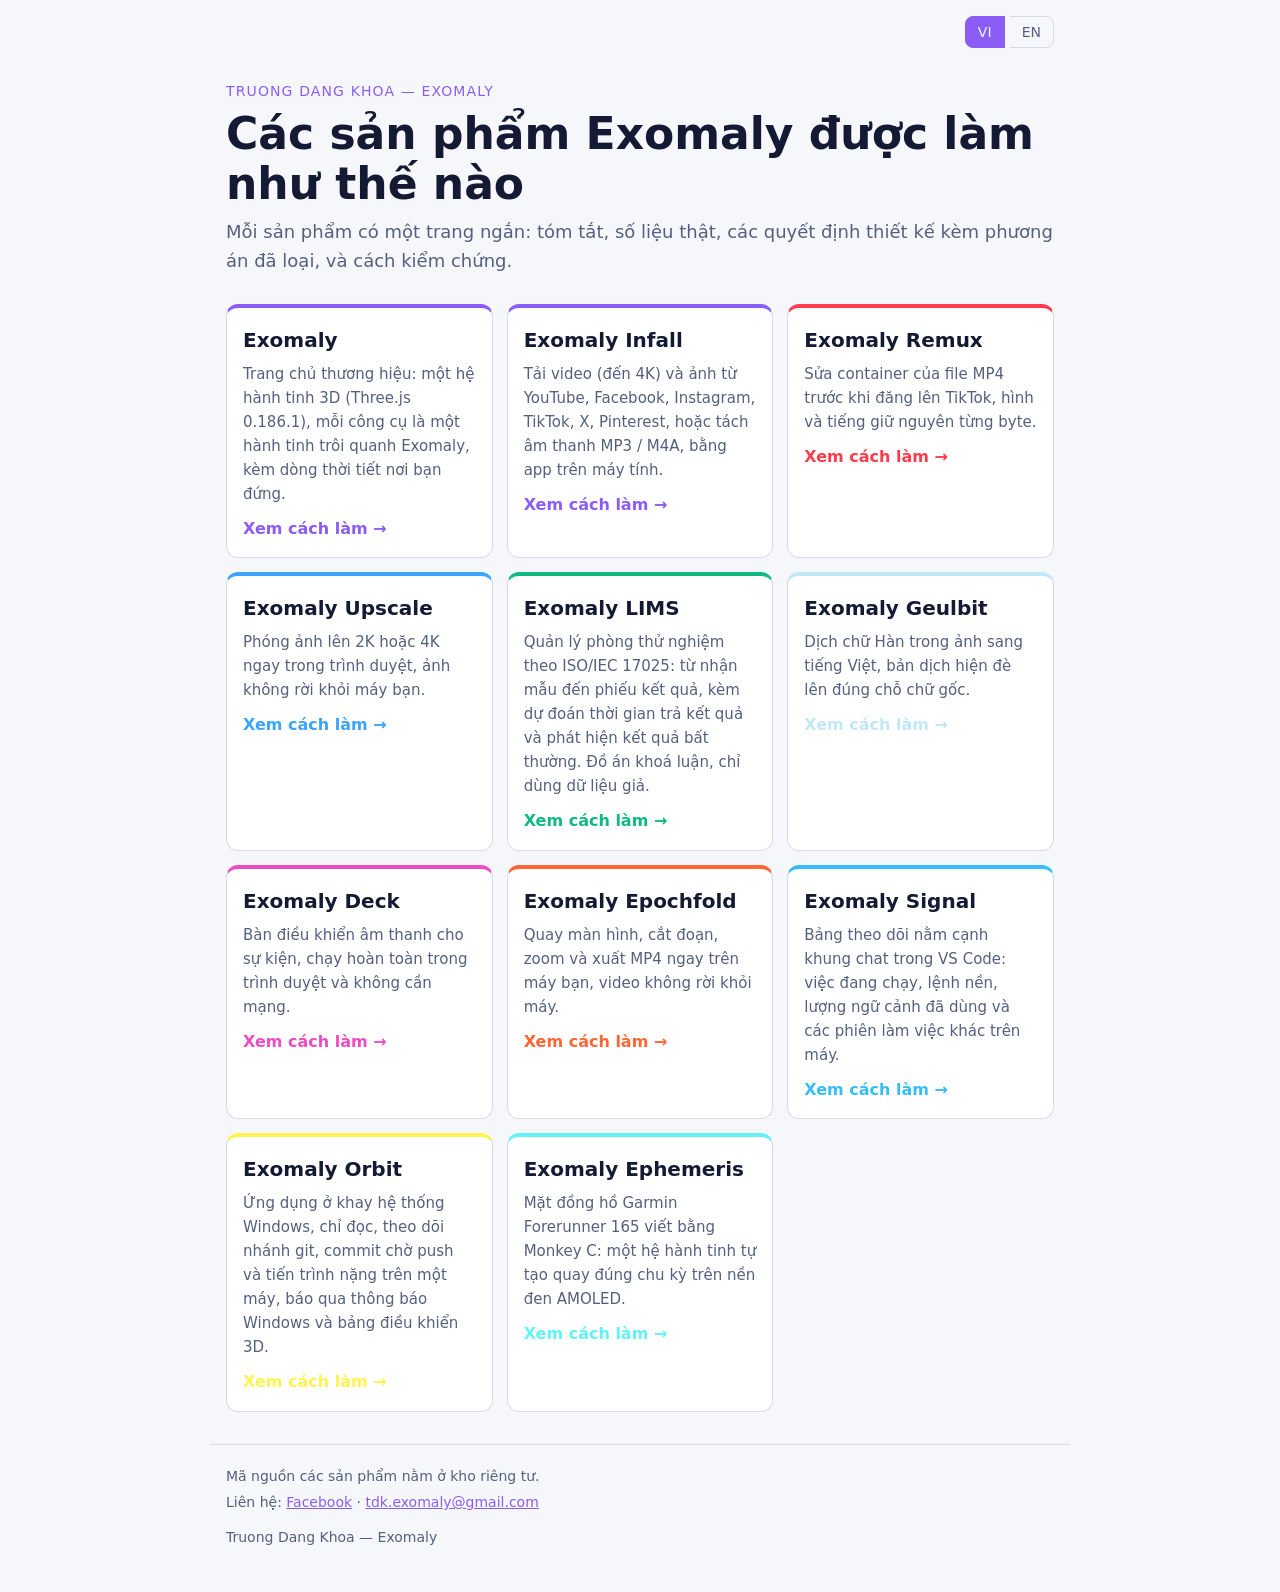
<file: docs/index.html>
<!doctype html>
<html lang="vi" data-lang="vi">
<head>
<meta charset="utf-8">
<meta name="viewport" content="width=device-width, initial-scale=1">
<title>Truong Dang Khoa — Exomaly · Cách làm</title>
<meta name="description" content="Cách các sản phẩm Exomaly được làm">
<link rel="stylesheet" href="style.css">
<script src="app.js"></script>
</head>
<body style="--accent: #8B5CF6">
<header class="top">
  <span></span>
  <div class="langs" role="group" aria-label="Language">
    <button type="button" data-set-lang="vi">VI</button>
    <button type="button" data-set-lang="en">EN</button>
  </div>
</header>
<main>
  <p class="eyebrow">Truong Dang Khoa — Exomaly</p>
  <h1><span lang="vi">Các sản phẩm Exomaly được làm như thế nào</span><span lang="en">How the Exomaly products are built</span></h1>
  <p class="tagline"><span lang="vi">Mỗi sản phẩm có một trang ngắn: tóm tắt, số liệu thật, các quyết định thiết kế kèm phương án đã loại, và cách kiểm chứng.</span><span lang="en">One short page per product: a summary, real figures, the design decisions with the alternatives rejected, and how it is verified.</span></p>
  <div class="cards"><a class="card" href="home.html" style="--accent: #8B5CF6"><h2>Exomaly</h2><p><span lang="vi">Trang chủ thương hiệu: một hệ hành tinh 3D (Three.js 0.186.1), mỗi công cụ là một hành tinh trôi quanh Exomaly, kèm dòng thời tiết nơi bạn đứng.</span><span lang="en">Brand home page: a 3D planetary system (Three.js 0.186.1) where each tool is a planet drifting round Exomaly, with a weather line for where you are.</span></p><span class="go"><span lang="vi">Xem cách làm</span><span lang="en">See how it is built</span> →</span></a><a class="card" href="download.html" style="--accent: #8B5CF6"><h2>Exomaly Infall</h2><p><span lang="vi">Tải video (đến 4K) và ảnh từ YouTube, Facebook, Instagram, TikTok, X, Pinterest, hoặc tách âm thanh MP3 / M4A, bằng app trên máy tính.</span><span lang="en">Download videos (up to 4K) and pictures from YouTube, Facebook, Instagram, TikTok, X and Pinterest, or extract MP3 / M4A audio, with an app on your PC.</span></p><span class="go"><span lang="vi">Xem cách làm</span><span lang="en">See how it is built</span> →</span></a><a class="card" href="remux.html" style="--accent: #FF3B4E"><h2>Exomaly Remux</h2><p><span lang="vi">Sửa container của file MP4 trước khi đăng lên TikTok, hình và tiếng giữ nguyên từng byte.</span><span lang="en">Fixes the container of an MP4 file before posting to TikTok, picture and sound unchanged byte for byte.</span></p><span class="go"><span lang="vi">Xem cách làm</span><span lang="en">See how it is built</span> →</span></a><a class="card" href="upscale.html" style="--accent: #3BA4FF"><h2>Exomaly Upscale</h2><p><span lang="vi">Phóng ảnh lên 2K hoặc 4K ngay trong trình duyệt, ảnh không rời khỏi máy bạn.</span><span lang="en">Upscales images to 2K or 4K right in the browser, your image never leaves your device.</span></p><span class="go"><span lang="vi">Xem cách làm</span><span lang="en">See how it is built</span> →</span></a><a class="card" href="lims.html" style="--accent: #10B981"><h2>Exomaly LIMS</h2><p><span lang="vi">Quản lý phòng thử nghiệm theo ISO/IEC 17025: từ nhận mẫu đến phiếu kết quả, kèm dự đoán thời gian trả kết quả và phát hiện kết quả bất thường. Đồ án khoá luận, chỉ dùng dữ liệu giả.</span><span lang="en">Laboratory management to ISO/IEC 17025, from sample receipt to the test report, with turnaround-time prediction and anomaly detection. A thesis project, synthetic data only.</span></p><span class="go"><span lang="vi">Xem cách làm</span><span lang="en">See how it is built</span> →</span></a><a class="card" href="geulbit.html" style="--accent: #C2E8F5"><h2>Exomaly Geulbit</h2><p><span lang="vi">Dịch chữ Hàn trong ảnh sang tiếng Việt, bản dịch hiện đè lên đúng chỗ chữ gốc.</span><span lang="en">Translates Korean text in a photo into Vietnamese, with the translation shown over the original words.</span></p><span class="go"><span lang="vi">Xem cách làm</span><span lang="en">See how it is built</span> →</span></a><a class="card" href="deck.html" style="--accent: #ed4cc2"><h2>Exomaly Deck</h2><p><span lang="vi">Bàn điều khiển âm thanh cho sự kiện, chạy hoàn toàn trong trình duyệt và không cần mạng.</span><span lang="en">A sound console for live events that runs entirely in the browser and needs no network.</span></p><span class="go"><span lang="vi">Xem cách làm</span><span lang="en">See how it is built</span> →</span></a><a class="card" href="epochfold.html" style="--accent: #FF6633"><h2>Exomaly Epochfold</h2><p><span lang="vi">Quay màn hình, cắt đoạn, zoom và xuất MP4 ngay trên máy bạn, video không rời khỏi máy.</span><span lang="en">Records the screen, trims, zooms and exports MP4 right on your machine, the video never leaves your device.</span></p><span class="go"><span lang="vi">Xem cách làm</span><span lang="en">See how it is built</span> →</span></a><a class="card" href="signal.html" style="--accent: #38BDF8"><h2>Exomaly Signal</h2><p><span lang="vi">Bảng theo dõi nằm cạnh khung chat trong VS Code: việc đang chạy, lệnh nền, lượng ngữ cảnh đã dùng và các phiên làm việc khác trên máy.</span><span lang="en">A monitoring pane beside the chat in VS Code: what is running, background commands, how much context has been used, and the other sessions on the machine.</span></p><span class="go"><span lang="vi">Xem cách làm</span><span lang="en">See how it is built</span> →</span></a><a class="card" href="orbit.html" style="--accent: #FFF44F"><h2>Exomaly Orbit</h2><p><span lang="vi">Ứng dụng ở khay hệ thống Windows, chỉ đọc, theo dõi nhánh git, commit chờ push và tiến trình nặng trên một máy, báo qua thông báo Windows và bảng điều khiển 3D.</span><span lang="en">A read-only Windows system-tray app that watches git branches, commits waiting to be pushed and heavy processes on one machine, and reports through Windows notifications and a 3D dashboard.</span></p><span class="go"><span lang="vi">Xem cách làm</span><span lang="en">See how it is built</span> →</span></a><a class="card" href="ephemeris.html" style="--accent: #62F3F4"><h2>Exomaly Ephemeris</h2><p><span lang="vi">Mặt đồng hồ Garmin Forerunner 165 viết bằng Monkey C: một hệ hành tinh tự tạo quay đúng chu kỳ trên nền đen AMOLED.</span><span lang="en">A Garmin Forerunner 165 watch face written in Monkey C: a made-up planetary system turning at its true periods on AMOLED black.</span></p><span class="go"><span lang="vi">Xem cách làm</span><span lang="en">See how it is built</span> →</span></a></div>
</main>
<footer>
  <p><span lang="vi">Mã nguồn các sản phẩm nằm ở kho riêng tư.</span><span lang="en">Source code is kept in private repositories.</span></p>
  <p><span lang="vi">Liên hệ</span><span lang="en">Contact</span>: <a href="https://www.facebook.com/Exomaly">Facebook</a> · <a href="mailto:tdk.exomaly@gmail.com">tdk.exomaly@gmail.com</a></p>
  <p class="brand">Truong Dang Khoa — Exomaly</p>
</footer>
</body>
</html>
</file>
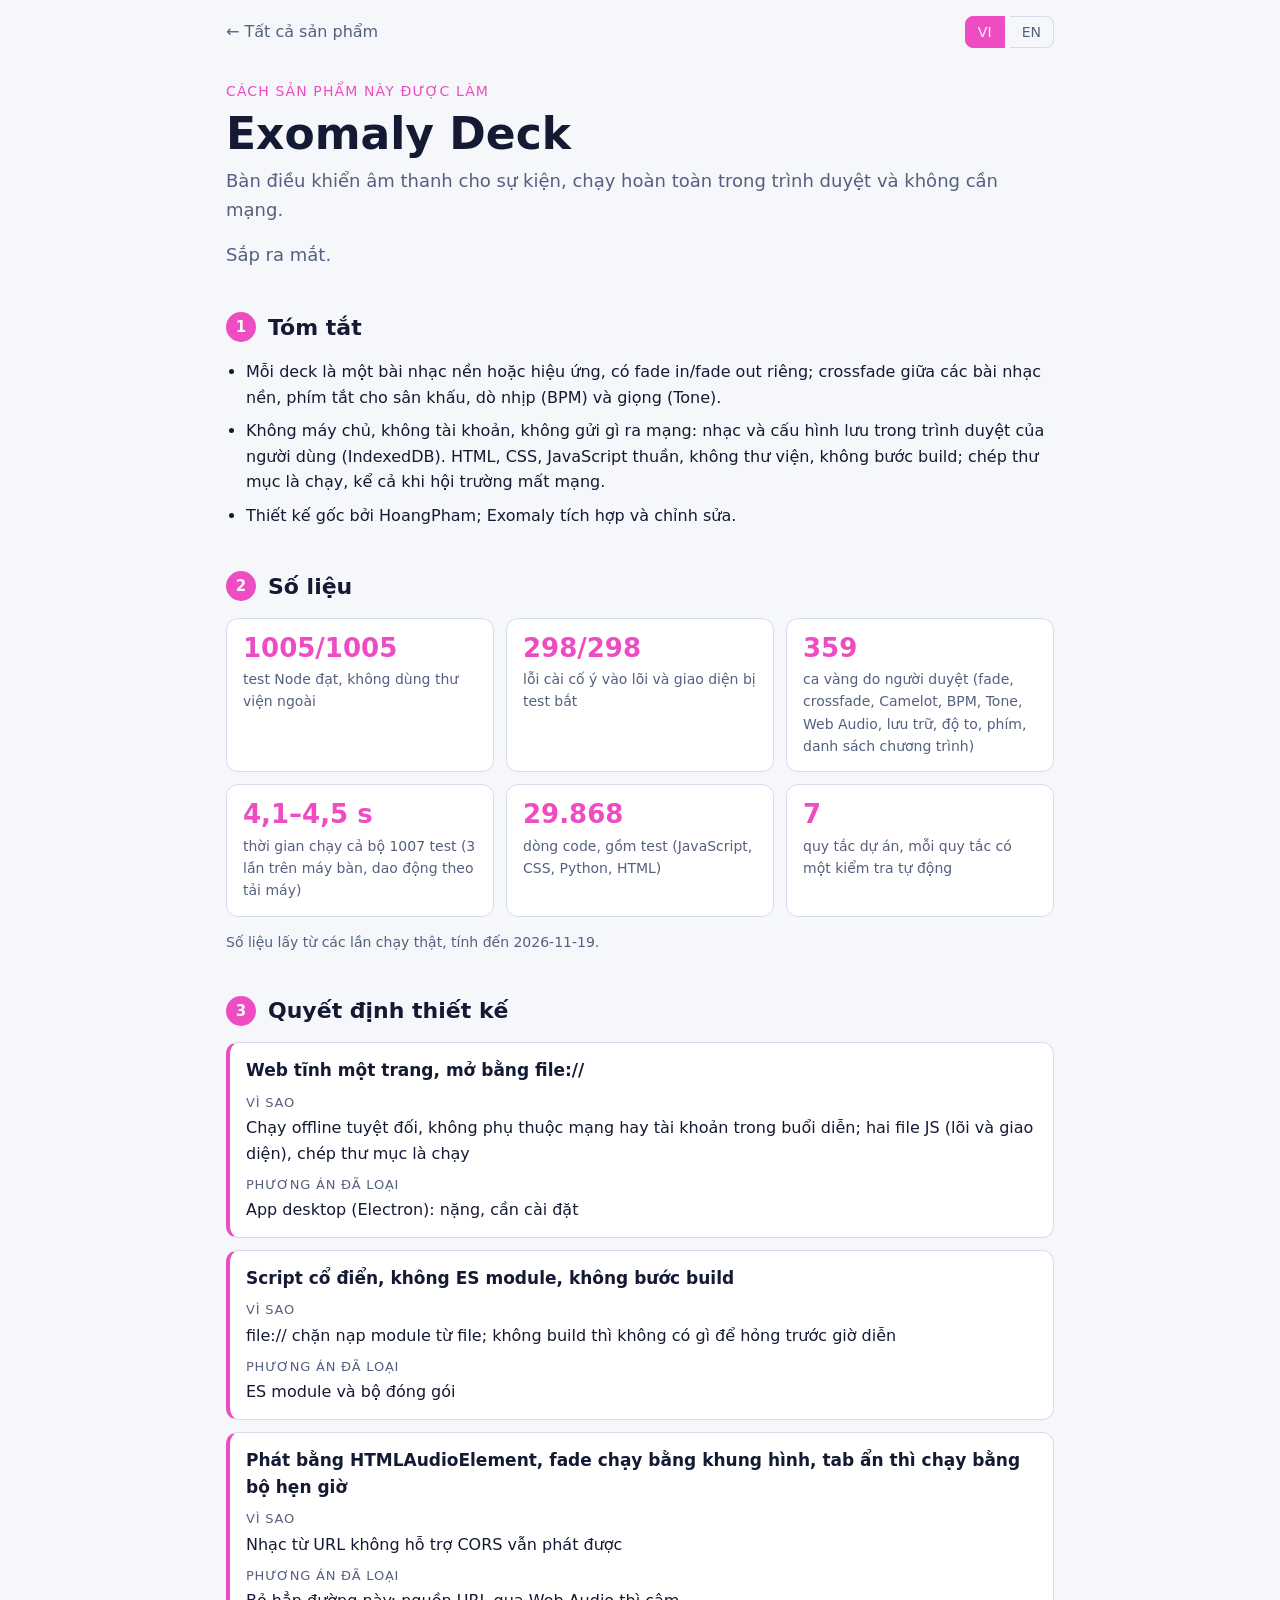
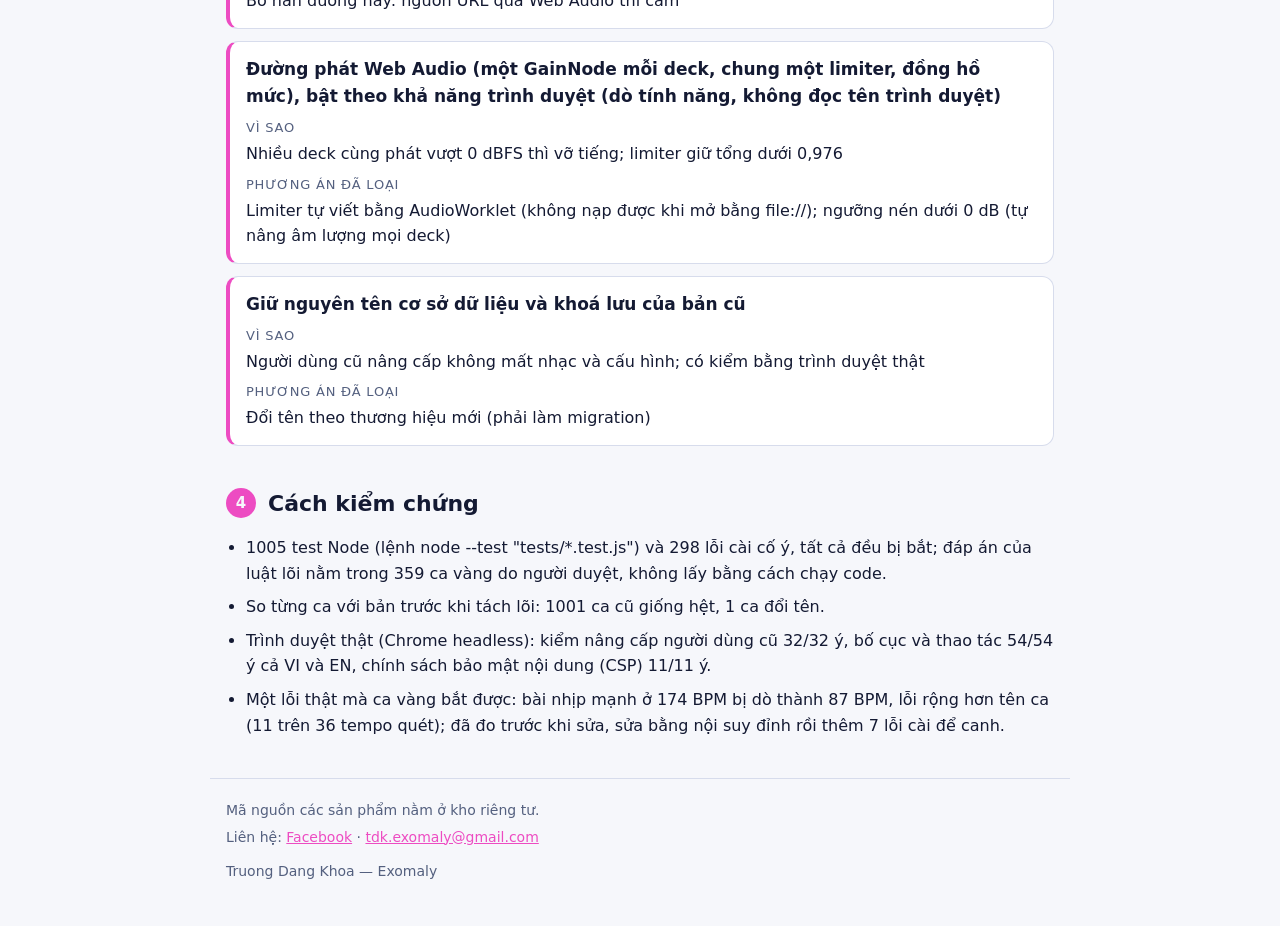
<file: docs/deck.html>
<!doctype html>
<html lang="vi" data-lang="vi">
<head>
<meta charset="utf-8">
<meta name="viewport" content="width=device-width, initial-scale=1">
<title>Exomaly Deck · Cách làm</title>
<meta name="description" content="Bàn điều khiển âm thanh cho sự kiện, chạy hoàn toàn trong trình duyệt và không cần mạng.">
<link rel="stylesheet" href="style.css">
<script src="app.js"></script>
</head>
<body style="--accent: #ed4cc2">
<header class="top">
  <a class="back" href="index.html"><span lang="vi">← Tất cả sản phẩm</span><span lang="en">← All products</span></a>
  <div class="langs" role="group" aria-label="Language">
    <button type="button" data-set-lang="vi">VI</button>
    <button type="button" data-set-lang="en">EN</button>
  </div>
</header>
<main>
  <p class="eyebrow"><span lang="vi">Cách sản phẩm này được làm</span><span lang="en">How this product is built</span></p>
  <h1>Exomaly Deck</h1>
  <p class="tagline"><span lang="vi">Bàn điều khiển âm thanh cho sự kiện, chạy hoàn toàn trong trình duyệt và không cần mạng.</span><span lang="en">A sound console for live events that runs entirely in the browser and needs no network.</span></p>
  <p class="tagline"><span lang="vi">Sắp ra mắt.</span><span lang="en">Coming soon.</span></p>

  <section>
    <h2><span class="n">1</span><span lang="vi">Tóm tắt</span><span lang="en">Summary</span></h2>
    <ul lang="vi"><li>Mỗi deck là một bài nhạc nền hoặc hiệu ứng, có fade in/fade out riêng; crossfade giữa các bài nhạc nền, phím tắt cho sân khấu, dò nhịp (BPM) và giọng (Tone).</li><li>Không máy chủ, không tài khoản, không gửi gì ra mạng: nhạc và cấu hình lưu trong trình duyệt của người dùng (IndexedDB). HTML, CSS, JavaScript thuần, không thư viện, không bước build; chép thư mục là chạy, kể cả khi hội trường mất mạng.</li><li>Thiết kế gốc bởi HoangPham; Exomaly tích hợp và chỉnh sửa.</li></ul><ul lang="en"><li>Each deck is a background track or a sound effect with its own fade in and fade out; crossfade between background tracks, stage hotkeys, tempo (BPM) and key (Tone) detection.</li><li>No server, no account, nothing is sent over the network: music and settings are stored in the user&#x27;s own browser (IndexedDB). Plain HTML, CSS and JavaScript, no libraries, no build step; copy the folder and it runs, even when the venue has no network.</li><li>Originally designed by HoangPham; integrated and adapted by Exomaly.</li></ul>
  </section>

  <section>
    <h2><span class="n">2</span><span lang="vi">Số liệu</span><span lang="en">By the numbers</span></h2>
    <div class="stats"><div class="stat"><div class="v"><span lang="vi">1005/1005</span><span lang="en">1005/1005</span></div><div class="k"><span lang="vi">test Node đạt, không dùng thư viện ngoài</span><span lang="en">Node tests passed, no external libraries</span></div></div><div class="stat"><div class="v"><span lang="vi">298/298</span><span lang="en">298/298</span></div><div class="k"><span lang="vi">lỗi cài cố ý vào lõi và giao diện bị test bắt</span><span lang="en">deliberate faults planted in the core and the interface were caught by the tests</span></div></div><div class="stat"><div class="v"><span lang="vi">359</span><span lang="en">359</span></div><div class="k"><span lang="vi">ca vàng do người duyệt (fade, crossfade, Camelot, BPM, Tone, Web Audio, lưu trữ, độ to, phím, danh sách chương trình)</span><span lang="en">golden cases approved by a person (fade, crossfade, Camelot, BPM, Tone, Web Audio, storage, loudness, hotkeys, cue list)</span></div></div><div class="stat"><div class="v"><span lang="vi">4,1–4,5 s</span><span lang="en">4.1–4.5 s</span></div><div class="k"><span lang="vi">thời gian chạy cả bộ 1007 test (3 lần trên máy bàn, dao động theo tải máy)</span><span lang="en">run time of the whole 1007-test suite (3 runs on the desktop, varies with load)</span></div></div><div class="stat"><div class="v"><span lang="vi">29.868</span><span lang="en">29,868</span></div><div class="k"><span lang="vi">dòng code, gồm test (JavaScript, CSS, Python, HTML)</span><span lang="en">lines of code, tests included (JavaScript, CSS, Python, HTML)</span></div></div><div class="stat"><div class="v"><span lang="vi">7</span><span lang="en">7</span></div><div class="k"><span lang="vi">quy tắc dự án, mỗi quy tắc có một kiểm tra tự động</span><span lang="en">project rules, each with an automated check</span></div></div></div>
    <p class="asof"><span lang="vi">Số liệu lấy từ các lần chạy thật, tính đến 2026-11-19.</span><span lang="en">Figures come from real runs, as of 2026-11-19.</span></p>
  </section>

  <section>
    <h2><span class="n">3</span><span lang="vi">Quyết định thiết kế</span><span lang="en">Design decisions</span></h2>
    <article class="dec"><h3><span lang="vi">Web tĩnh một trang, mở bằng file://</span><span lang="en">Static single page, opened with file://</span></h3><dl><dt><span lang="vi">Vì sao</span><span lang="en">Why</span></dt><dd><span lang="vi">Chạy offline tuyệt đối, không phụ thuộc mạng hay tài khoản trong buổi diễn; hai file JS (lõi và giao diện), chép thư mục là chạy</span><span lang="en">Fully offline, no dependence on a network or an account during a show; two JS files (core and interface); copy the folder and it runs</span></dd><dt><span lang="vi">Phương án đã loại</span><span lang="en">Rejected alternative</span></dt><dd><span lang="vi">App desktop (Electron): nặng, cần cài đặt</span><span lang="en">Desktop app (Electron): heavy, needs installing</span></dd></dl></article><article class="dec"><h3><span lang="vi">Script cổ điển, không ES module, không bước build</span><span lang="en">Classic scripts, no ES modules, no build step</span></h3><dl><dt><span lang="vi">Vì sao</span><span lang="en">Why</span></dt><dd><span lang="vi">file:// chặn nạp module từ file; không build thì không có gì để hỏng trước giờ diễn</span><span lang="en">file:// blocks module loading from files; with no build there is nothing to break before showtime</span></dd><dt><span lang="vi">Phương án đã loại</span><span lang="en">Rejected alternative</span></dt><dd><span lang="vi">ES module và bộ đóng gói</span><span lang="en">ES modules and a bundler</span></dd></dl></article><article class="dec"><h3><span lang="vi">Phát bằng HTMLAudioElement, fade chạy bằng khung hình, tab ẩn thì chạy bằng bộ hẹn giờ</span><span lang="en">Playback with HTMLAudioElement, fades driven by frames, by a timer when the tab is hidden</span></h3><dl><dt><span lang="vi">Vì sao</span><span lang="en">Why</span></dt><dd><span lang="vi">Nhạc từ URL không hỗ trợ CORS vẫn phát được</span><span lang="en">Music from URLs without CORS support still plays</span></dd><dt><span lang="vi">Phương án đã loại</span><span lang="en">Rejected alternative</span></dt><dd><span lang="vi">Bỏ hẳn đường này: nguồn URL qua Web Audio thì câm</span><span lang="en">Dropping this path entirely: URL sources go silent through Web Audio</span></dd></dl></article><article class="dec"><h3><span lang="vi">Đường phát Web Audio (một GainNode mỗi deck, chung một limiter, đồng hồ mức), bật theo khả năng trình duyệt (dò tính năng, không đọc tên trình duyệt)</span><span lang="en">Web Audio output path (one GainNode per deck, one shared limiter, a level meter), turned on by browser capability (feature detection, no browser-name sniffing)</span></h3><dl><dt><span lang="vi">Vì sao</span><span lang="en">Why</span></dt><dd><span lang="vi">Nhiều deck cùng phát vượt 0 dBFS thì vỡ tiếng; limiter giữ tổng dưới 0,976</span><span lang="en">Several decks playing together go past 0 dBFS and clip; the limiter keeps the mix under 0.976</span></dd><dt><span lang="vi">Phương án đã loại</span><span lang="en">Rejected alternative</span></dt><dd><span lang="vi">Limiter tự viết bằng AudioWorklet (không nạp được khi mở bằng file://); ngưỡng nén dưới 0 dB (tự nâng âm lượng mọi deck)</span><span lang="en">A hand-written AudioWorklet limiter (cannot load when opened via file://); a compressor threshold below 0 dB (raises every deck&#x27;s volume)</span></dd></dl></article><article class="dec"><h3><span lang="vi">Giữ nguyên tên cơ sở dữ liệu và khoá lưu của bản cũ</span><span lang="en">Keep the old database name and storage keys</span></h3><dl><dt><span lang="vi">Vì sao</span><span lang="en">Why</span></dt><dd><span lang="vi">Người dùng cũ nâng cấp không mất nhạc và cấu hình; có kiểm bằng trình duyệt thật</span><span lang="en">Existing users upgrade without losing music or settings; checked in a real browser</span></dd><dt><span lang="vi">Phương án đã loại</span><span lang="en">Rejected alternative</span></dt><dd><span lang="vi">Đổi tên theo thương hiệu mới (phải làm migration)</span><span lang="en">Renaming to the new brand (would need a migration)</span></dd></dl></article>
  </section>

  <section>
    <h2><span class="n">4</span><span lang="vi">Cách kiểm chứng</span><span lang="en">How it is verified</span></h2>
    <ul lang="vi"><li>1005 test Node (lệnh node --test &quot;tests/*.test.js&quot;) và 298 lỗi cài cố ý, tất cả đều bị bắt; đáp án của luật lõi nằm trong 359 ca vàng do người duyệt, không lấy bằng cách chạy code.</li><li>So từng ca với bản trước khi tách lõi: 1001 ca cũ giống hệt, 1 ca đổi tên.</li><li>Trình duyệt thật (Chrome headless): kiểm nâng cấp người dùng cũ 32/32 ý, bố cục và thao tác 54/54 ý cả VI và EN, chính sách bảo mật nội dung (CSP) 11/11 ý.</li><li>Một lỗi thật mà ca vàng bắt được: bài nhịp mạnh ở 174 BPM bị dò thành 87 BPM, lỗi rộng hơn tên ca (11 trên 36 tempo quét); đã đo trước khi sửa, sửa bằng nội suy đỉnh rồi thêm 7 lỗi cài để canh.</li></ul><ul lang="en"><li>1005 Node tests (command node --test &quot;tests/*.test.js&quot;) and 298 deliberate planted faults, all caught; the answers for core rules live in 359 golden cases approved by a person, never taken by running the code.</li><li>Case-by-case comparison with the version before the core split: 1001 old cases identical, 1 renamed.</li><li>Real browser (headless Chrome): existing-user upgrade check 32/32 points, layout and interaction 54/54 points in both VI and EN, content security policy (CSP) 11/11 points.</li><li>A real bug the golden cases caught: a strong-beat track at 174 BPM was detected as 87 BPM, wider than its test name (11 of 36 swept tempos); measured before fixing, fixed with peak interpolation, and 7 planted faults now guard it.</li></ul>
  </section>
</main>
<footer>
  <p><span lang="vi">Mã nguồn các sản phẩm nằm ở kho riêng tư.</span><span lang="en">Source code is kept in private repositories.</span></p>
  <p><span lang="vi">Liên hệ</span><span lang="en">Contact</span>: <a href="https://www.facebook.com/Exomaly">Facebook</a> · <a href="mailto:tdk.exomaly@gmail.com">tdk.exomaly@gmail.com</a></p>
  <p class="brand">Truong Dang Khoa — Exomaly</p>
</footer>
</body>
</html>
</file>
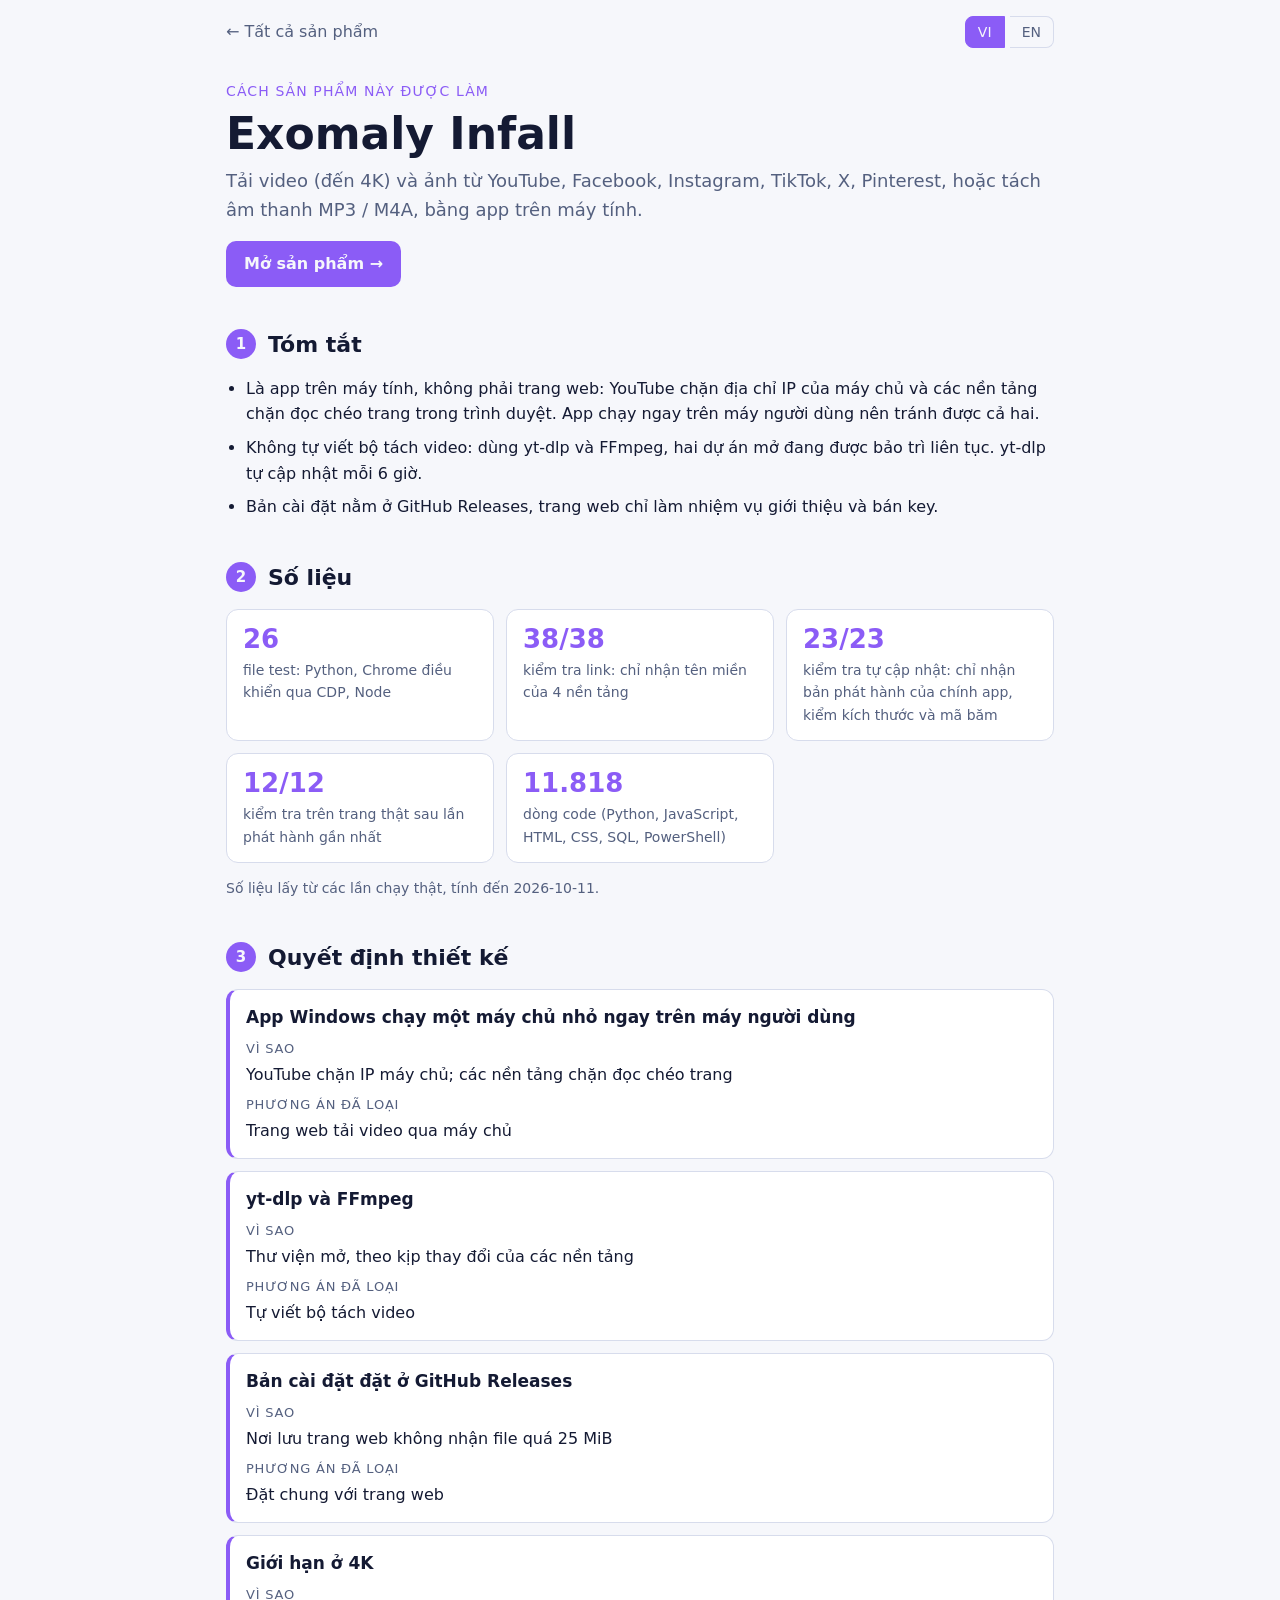
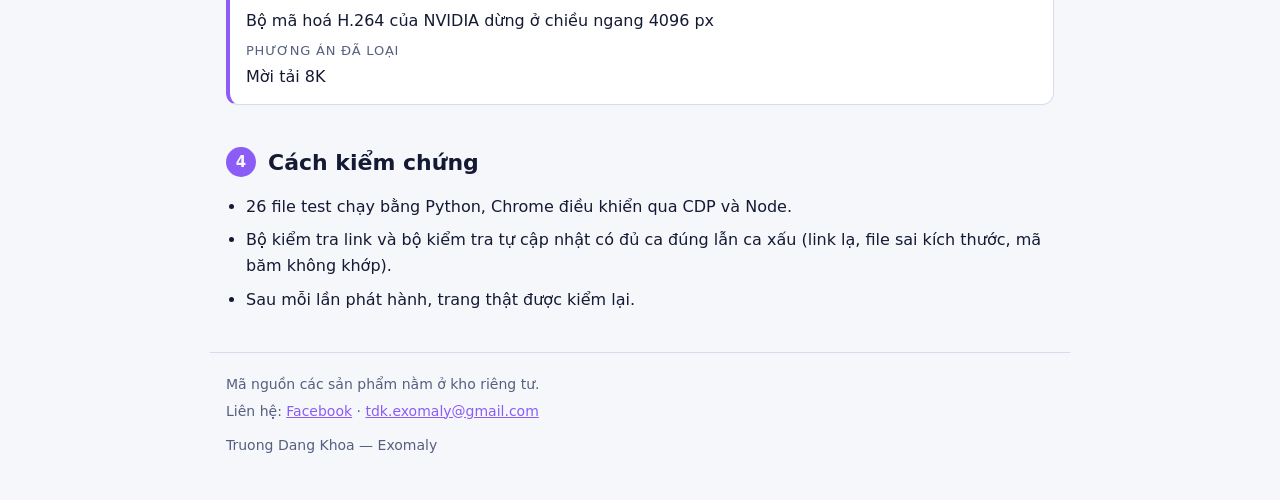
<file: docs/download.html>
<!doctype html>
<html lang="vi" data-lang="vi">
<head>
<meta charset="utf-8">
<meta name="viewport" content="width=device-width, initial-scale=1">
<title>Exomaly Infall · Cách làm</title>
<meta name="description" content="Tải video (đến 4K) và ảnh từ YouTube, Facebook, Instagram, TikTok, X, Pinterest, hoặc tách âm thanh MP3 / M4A, bằng app trên máy tính.">
<link rel="stylesheet" href="style.css">
<script src="app.js"></script>
</head>
<body style="--accent: #8B5CF6">
<header class="top">
  <a class="back" href="index.html"><span lang="vi">← Tất cả sản phẩm</span><span lang="en">← All products</span></a>
  <div class="langs" role="group" aria-label="Language">
    <button type="button" data-set-lang="vi">VI</button>
    <button type="button" data-set-lang="en">EN</button>
  </div>
</header>
<main>
  <p class="eyebrow"><span lang="vi">Cách sản phẩm này được làm</span><span lang="en">How this product is built</span></p>
  <h1>Exomaly Infall</h1>
  <p class="tagline"><span lang="vi">Tải video (đến 4K) và ảnh từ YouTube, Facebook, Instagram, TikTok, X, Pinterest, hoặc tách âm thanh MP3 / M4A, bằng app trên máy tính.</span><span lang="en">Download videos (up to 4K) and pictures from YouTube, Facebook, Instagram, TikTok, X and Pinterest, or extract MP3 / M4A audio, with an app on your PC.</span></p>
  <p><a class="cta" href="https://infall.exomaly.com"><span lang="vi">Mở sản phẩm</span><span lang="en">Open the product</span> →</a></p>

  <section>
    <h2><span class="n">1</span><span lang="vi">Tóm tắt</span><span lang="en">Summary</span></h2>
    <ul lang="vi"><li>Là app trên máy tính, không phải trang web: YouTube chặn địa chỉ IP của máy chủ và các nền tảng chặn đọc chéo trang trong trình duyệt. App chạy ngay trên máy người dùng nên tránh được cả hai.</li><li>Không tự viết bộ tách video: dùng yt-dlp và FFmpeg, hai dự án mở đang được bảo trì liên tục. yt-dlp tự cập nhật mỗi 6 giờ.</li><li>Bản cài đặt nằm ở GitHub Releases, trang web chỉ làm nhiệm vụ giới thiệu và bán key.</li></ul><ul lang="en"><li>An app on the PC, not a website: YouTube blocks server IP addresses and the platforms block cross-site reads in the browser. An app on the user&#x27;s machine avoids both.</li><li>No home-made extractor: it uses yt-dlp and FFmpeg, two actively maintained open projects. yt-dlp updates itself every 6 hours.</li><li>The installer lives on GitHub Releases; the website only presents the app and sells keys.</li></ul>
  </section>

  <section>
    <h2><span class="n">2</span><span lang="vi">Số liệu</span><span lang="en">By the numbers</span></h2>
    <div class="stats"><div class="stat"><div class="v"><span lang="vi">26</span><span lang="en">26</span></div><div class="k"><span lang="vi">file test: Python, Chrome điều khiển qua CDP, Node</span><span lang="en">test files: Python, Chrome driven over CDP, Node</span></div></div><div class="stat"><div class="v"><span lang="vi">38/38</span><span lang="en">38/38</span></div><div class="k"><span lang="vi">kiểm tra link: chỉ nhận tên miền của 4 nền tảng</span><span lang="en">link checks: only the 4 platforms&#x27; own domains are accepted</span></div></div><div class="stat"><div class="v"><span lang="vi">23/23</span><span lang="en">23/23</span></div><div class="k"><span lang="vi">kiểm tra tự cập nhật: chỉ nhận bản phát hành của chính app, kiểm kích thước và mã băm</span><span lang="en">self-update checks: only the app&#x27;s own releases, size and checksum verified</span></div></div><div class="stat"><div class="v"><span lang="vi">12/12</span><span lang="en">12/12</span></div><div class="k"><span lang="vi">kiểm tra trên trang thật sau lần phát hành gần nhất</span><span lang="en">checks on the live site after the latest release</span></div></div><div class="stat"><div class="v"><span lang="vi">11.818</span><span lang="en">11.818</span></div><div class="k"><span lang="vi">dòng code (Python, JavaScript, HTML, CSS, SQL, PowerShell)</span><span lang="en">lines of code (Python, JavaScript, HTML, CSS, SQL, PowerShell)</span></div></div></div>
    <p class="asof"><span lang="vi">Số liệu lấy từ các lần chạy thật, tính đến 2026-10-11.</span><span lang="en">Figures come from real runs, as of 2026-10-11.</span></p>
  </section>

  <section>
    <h2><span class="n">3</span><span lang="vi">Quyết định thiết kế</span><span lang="en">Design decisions</span></h2>
    <article class="dec"><h3><span lang="vi">App Windows chạy một máy chủ nhỏ ngay trên máy người dùng</span><span lang="en">A Windows app running a small server on the user&#x27;s PC</span></h3><dl><dt><span lang="vi">Vì sao</span><span lang="en">Why</span></dt><dd><span lang="vi">YouTube chặn IP máy chủ; các nền tảng chặn đọc chéo trang</span><span lang="en">YouTube blocks server IPs; platforms block cross-site reads</span></dd><dt><span lang="vi">Phương án đã loại</span><span lang="en">Rejected alternative</span></dt><dd><span lang="vi">Trang web tải video qua máy chủ</span><span lang="en">A website that downloads through a server</span></dd></dl></article><article class="dec"><h3><span lang="vi">yt-dlp và FFmpeg</span><span lang="en">yt-dlp and FFmpeg</span></h3><dl><dt><span lang="vi">Vì sao</span><span lang="en">Why</span></dt><dd><span lang="vi">Thư viện mở, theo kịp thay đổi của các nền tảng</span><span lang="en">Open libraries that follow the platforms&#x27; changes</span></dd><dt><span lang="vi">Phương án đã loại</span><span lang="en">Rejected alternative</span></dt><dd><span lang="vi">Tự viết bộ tách video</span><span lang="en">A home-made extractor</span></dd></dl></article><article class="dec"><h3><span lang="vi">Bản cài đặt đặt ở GitHub Releases</span><span lang="en">Installer on GitHub Releases</span></h3><dl><dt><span lang="vi">Vì sao</span><span lang="en">Why</span></dt><dd><span lang="vi">Nơi lưu trang web không nhận file quá 25 MiB</span><span lang="en">The website host refuses files over 25 MiB</span></dd><dt><span lang="vi">Phương án đã loại</span><span lang="en">Rejected alternative</span></dt><dd><span lang="vi">Đặt chung với trang web</span><span lang="en">Hosting it with the website</span></dd></dl></article><article class="dec"><h3><span lang="vi">Giới hạn ở 4K</span><span lang="en">A 4K cap</span></h3><dl><dt><span lang="vi">Vì sao</span><span lang="en">Why</span></dt><dd><span lang="vi">Bộ mã hoá H.264 của NVIDIA dừng ở chiều ngang 4096 px</span><span lang="en">NVIDIA&#x27;s H.264 encoder stops at 4096 px wide</span></dd><dt><span lang="vi">Phương án đã loại</span><span lang="en">Rejected alternative</span></dt><dd><span lang="vi">Mời tải 8K</span><span lang="en">Offering 8K</span></dd></dl></article>
  </section>

  <section>
    <h2><span class="n">4</span><span lang="vi">Cách kiểm chứng</span><span lang="en">How it is verified</span></h2>
    <ul lang="vi"><li>26 file test chạy bằng Python, Chrome điều khiển qua CDP và Node.</li><li>Bộ kiểm tra link và bộ kiểm tra tự cập nhật có đủ ca đúng lẫn ca xấu (link lạ, file sai kích thước, mã băm không khớp).</li><li>Sau mỗi lần phát hành, trang thật được kiểm lại.</li></ul><ul lang="en"><li>26 test files run with Python, Chrome driven over CDP, and Node.</li><li>The link checks and self-update checks cover both good and bad cases (foreign links, wrong file size, checksum mismatch).</li><li>After every release, the live site is checked again.</li></ul>
  </section>
</main>
<footer>
  <p><span lang="vi">Mã nguồn các sản phẩm nằm ở kho riêng tư.</span><span lang="en">Source code is kept in private repositories.</span></p>
  <p><span lang="vi">Liên hệ</span><span lang="en">Contact</span>: <a href="https://www.facebook.com/Exomaly">Facebook</a> · <a href="mailto:tdk.exomaly@gmail.com">tdk.exomaly@gmail.com</a></p>
  <p class="brand">Truong Dang Khoa — Exomaly</p>
</footer>
</body>
</html>
</file>
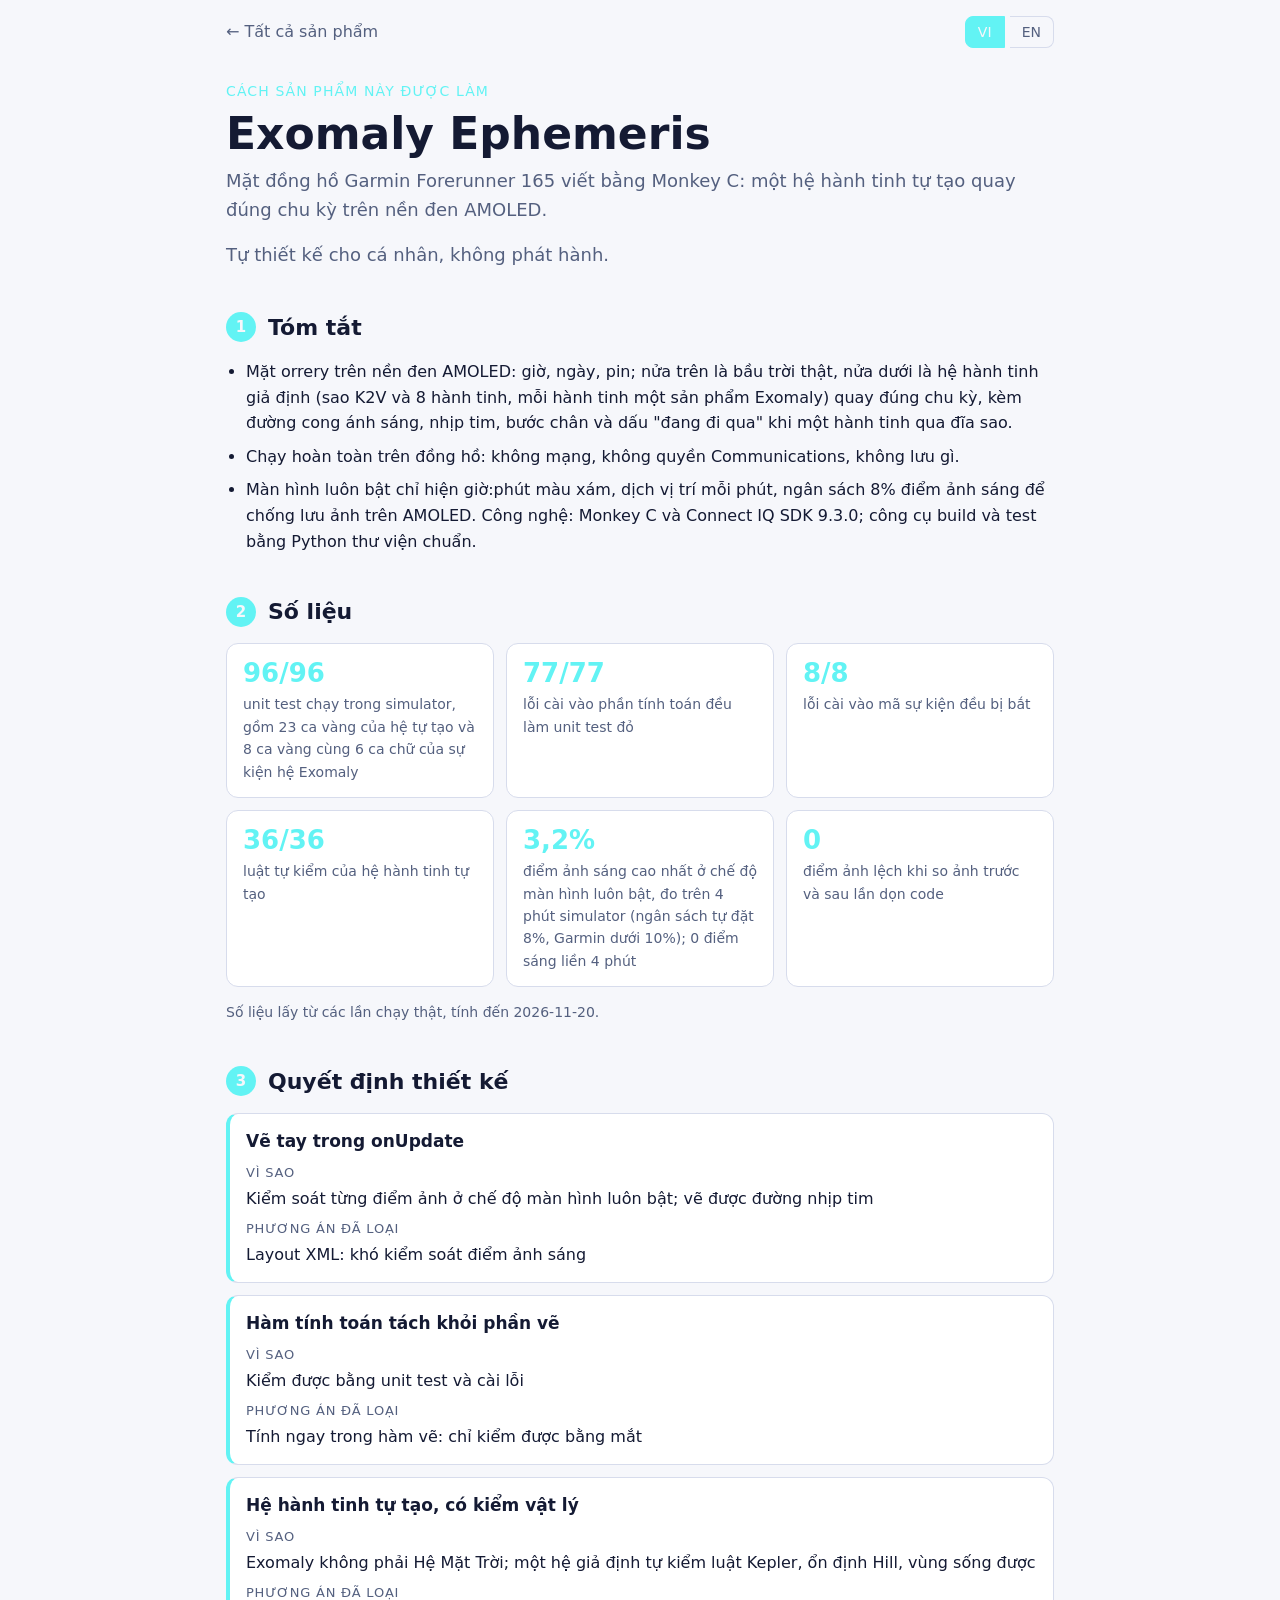
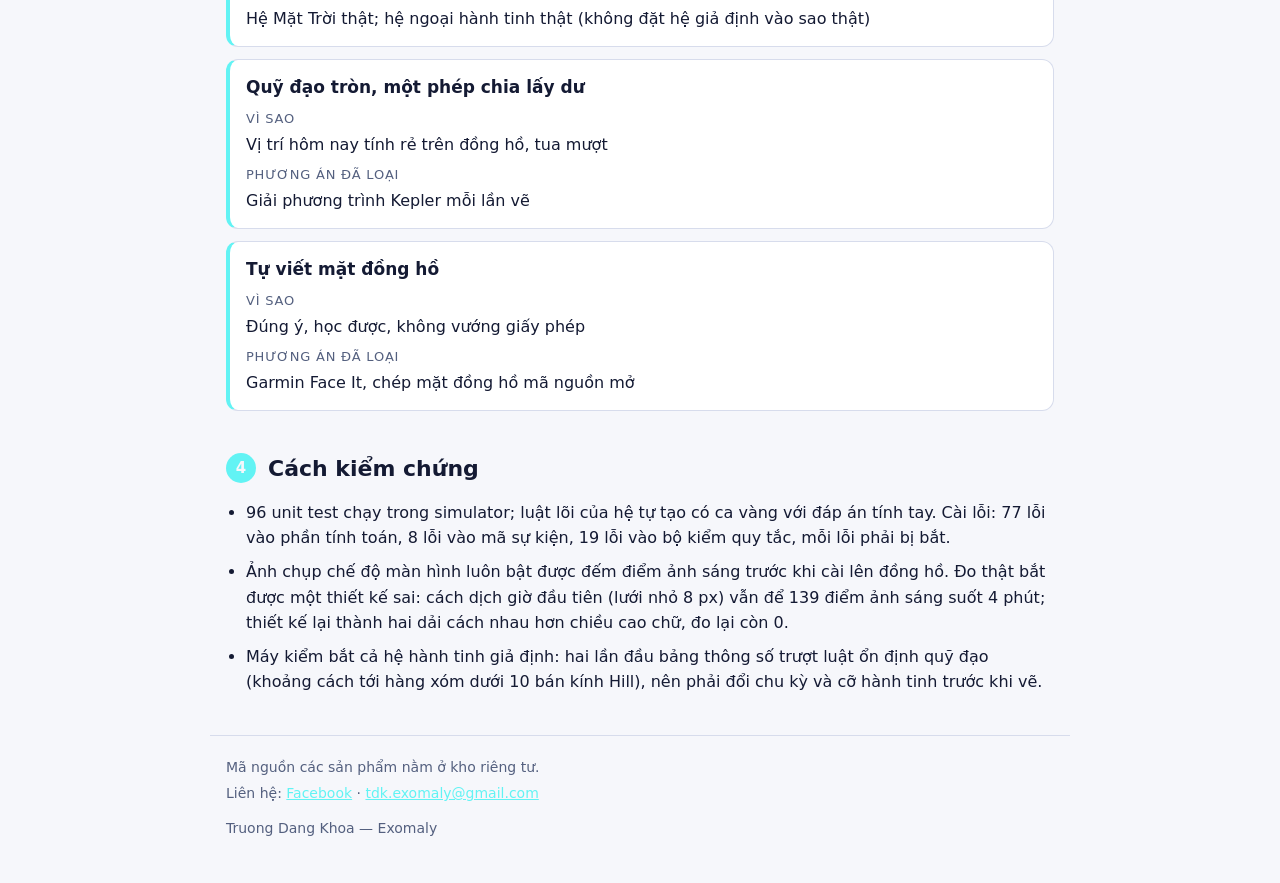
<file: docs/ephemeris.html>
<!doctype html>
<html lang="vi" data-lang="vi">
<head>
<meta charset="utf-8">
<meta name="viewport" content="width=device-width, initial-scale=1">
<title>Exomaly Ephemeris · Cách làm</title>
<meta name="description" content="Mặt đồng hồ Garmin Forerunner 165 viết bằng Monkey C: một hệ hành tinh tự tạo quay đúng chu kỳ trên nền đen AMOLED.">
<link rel="stylesheet" href="style.css">
<script src="app.js"></script>
</head>
<body style="--accent: #62F3F4">
<header class="top">
  <a class="back" href="index.html"><span lang="vi">← Tất cả sản phẩm</span><span lang="en">← All products</span></a>
  <div class="langs" role="group" aria-label="Language">
    <button type="button" data-set-lang="vi">VI</button>
    <button type="button" data-set-lang="en">EN</button>
  </div>
</header>
<main>
  <p class="eyebrow"><span lang="vi">Cách sản phẩm này được làm</span><span lang="en">How this product is built</span></p>
  <h1>Exomaly Ephemeris</h1>
  <p class="tagline"><span lang="vi">Mặt đồng hồ Garmin Forerunner 165 viết bằng Monkey C: một hệ hành tinh tự tạo quay đúng chu kỳ trên nền đen AMOLED.</span><span lang="en">A Garmin Forerunner 165 watch face written in Monkey C: a made-up planetary system turning at its true periods on AMOLED black.</span></p>
  <p class="tagline"><span lang="vi">Tự thiết kế cho cá nhân, không phát hành.</span><span lang="en">Self-designed for personal use, not released.</span></p>

  <section>
    <h2><span class="n">1</span><span lang="vi">Tóm tắt</span><span lang="en">Summary</span></h2>
    <ul lang="vi"><li>Mặt orrery trên nền đen AMOLED: giờ, ngày, pin; nửa trên là bầu trời thật, nửa dưới là hệ hành tinh giả định (sao K2V và 8 hành tinh, mỗi hành tinh một sản phẩm Exomaly) quay đúng chu kỳ, kèm đường cong ánh sáng, nhịp tim, bước chân và dấu &quot;đang đi qua&quot; khi một hành tinh qua đĩa sao.</li><li>Chạy hoàn toàn trên đồng hồ: không mạng, không quyền Communications, không lưu gì.</li><li>Màn hình luôn bật chỉ hiện giờ:phút màu xám, dịch vị trí mỗi phút, ngân sách 8% điểm ảnh sáng để chống lưu ảnh trên AMOLED. Công nghệ: Monkey C và Connect IQ SDK 9.3.0; công cụ build và test bằng Python thư viện chuẩn.</li></ul><ul lang="en"><li>An orrery face on AMOLED black: time, date, battery; the real sky in the upper half, a made-up planetary system below (a K2V star and 8 planets, one per Exomaly product) turning at their true periods, with a light curve, heart rate, steps and a &quot;transiting now&quot; mark when a planet crosses the star.</li><li>Runs entirely on the watch: no network, no Communications permission, nothing stored.</li><li>The always-on display shows only grey hour:minute, shifted every minute, with an 8% lit-pixel budget against AMOLED burn-in. Technology: Monkey C and Connect IQ SDK 9.3.0; build and test tools in standard-library Python.</li></ul>
  </section>

  <section>
    <h2><span class="n">2</span><span lang="vi">Số liệu</span><span lang="en">By the numbers</span></h2>
    <div class="stats"><div class="stat"><div class="v"><span lang="vi">96/96</span><span lang="en">96/96</span></div><div class="k"><span lang="vi">unit test chạy trong simulator, gồm 23 ca vàng của hệ tự tạo và 8 ca vàng cùng 6 ca chữ của sự kiện hệ Exomaly</span><span lang="en">unit tests run in the simulator, including 23 golden cases of the made-up system and 8 golden cases plus 6 text cases of the system event</span></div></div><div class="stat"><div class="v"><span lang="vi">77/77</span><span lang="en">77/77</span></div><div class="k"><span lang="vi">lỗi cài vào phần tính toán đều làm unit test đỏ</span><span lang="en">mutants planted in the computations all turned the unit tests red</span></div></div><div class="stat"><div class="v"><span lang="vi">8/8</span><span lang="en">8/8</span></div><div class="k"><span lang="vi">lỗi cài vào mã sự kiện đều bị bắt</span><span lang="en">mutants planted in the event code all caught</span></div></div><div class="stat"><div class="v"><span lang="vi">36/36</span><span lang="en">36/36</span></div><div class="k"><span lang="vi">luật tự kiểm của hệ hành tinh tự tạo</span><span lang="en">self-check rules of the made-up planetary system</span></div></div><div class="stat"><div class="v"><span lang="vi">3,2%</span><span lang="en">3.2%</span></div><div class="k"><span lang="vi">điểm ảnh sáng cao nhất ở chế độ màn hình luôn bật, đo trên 4 phút simulator (ngân sách tự đặt 8%, Garmin dưới 10%); 0 điểm sáng liền 4 phút</span><span lang="en">peak lit pixels in always-on mode, measured over 4 simulator minutes (own budget 8%, Garmin under 10%); 0 pixels lit 4 minutes in a row</span></div></div><div class="stat"><div class="v"><span lang="vi">0</span><span lang="en">0</span></div><div class="k"><span lang="vi">điểm ảnh lệch khi so ảnh trước và sau lần dọn code</span><span lang="en">pixels differ in the before/after image comparison of a code clean-up</span></div></div></div>
    <p class="asof"><span lang="vi">Số liệu lấy từ các lần chạy thật, tính đến 2026-11-20.</span><span lang="en">Figures come from real runs, as of 2026-11-20.</span></p>
  </section>

  <section>
    <h2><span class="n">3</span><span lang="vi">Quyết định thiết kế</span><span lang="en">Design decisions</span></h2>
    <article class="dec"><h3><span lang="vi">Vẽ tay trong onUpdate</span><span lang="en">Hand drawing in onUpdate</span></h3><dl><dt><span lang="vi">Vì sao</span><span lang="en">Why</span></dt><dd><span lang="vi">Kiểm soát từng điểm ảnh ở chế độ màn hình luôn bật; vẽ được đường nhịp tim</span><span lang="en">Pixel-level control in always-on mode; can draw the heart-rate curve</span></dd><dt><span lang="vi">Phương án đã loại</span><span lang="en">Rejected alternative</span></dt><dd><span lang="vi">Layout XML: khó kiểm soát điểm ảnh sáng</span><span lang="en">XML layouts: hard to control lit pixels</span></dd></dl></article><article class="dec"><h3><span lang="vi">Hàm tính toán tách khỏi phần vẽ</span><span lang="en">Computations kept apart from drawing</span></h3><dl><dt><span lang="vi">Vì sao</span><span lang="en">Why</span></dt><dd><span lang="vi">Kiểm được bằng unit test và cài lỗi</span><span lang="en">Checkable by unit tests and mutation testing</span></dd><dt><span lang="vi">Phương án đã loại</span><span lang="en">Rejected alternative</span></dt><dd><span lang="vi">Tính ngay trong hàm vẽ: chỉ kiểm được bằng mắt</span><span lang="en">Computing inside draw code: checkable only by eye</span></dd></dl></article><article class="dec"><h3><span lang="vi">Hệ hành tinh tự tạo, có kiểm vật lý</span><span lang="en">Made-up planetary system with physics checks</span></h3><dl><dt><span lang="vi">Vì sao</span><span lang="en">Why</span></dt><dd><span lang="vi">Exomaly không phải Hệ Mặt Trời; một hệ giả định tự kiểm luật Kepler, ổn định Hill, vùng sống được</span><span lang="en">Exomaly is not the Solar System; a made-up system self-checks Kepler, Hill stability and the habitable zone</span></dd><dt><span lang="vi">Phương án đã loại</span><span lang="en">Rejected alternative</span></dt><dd><span lang="vi">Hệ Mặt Trời thật; hệ ngoại hành tinh thật (không đặt hệ giả định vào sao thật)</span><span lang="en">The real Solar System; a real exoplanet system (no made-up system on a real star)</span></dd></dl></article><article class="dec"><h3><span lang="vi">Quỹ đạo tròn, một phép chia lấy dư</span><span lang="en">Circular orbits, one remainder operation</span></h3><dl><dt><span lang="vi">Vì sao</span><span lang="en">Why</span></dt><dd><span lang="vi">Vị trí hôm nay tính rẻ trên đồng hồ, tua mượt</span><span lang="en">The position for today is cheap on the watch, rewind is smooth</span></dd><dt><span lang="vi">Phương án đã loại</span><span lang="en">Rejected alternative</span></dt><dd><span lang="vi">Giải phương trình Kepler mỗi lần vẽ</span><span lang="en">Solving the Kepler equation at every draw</span></dd></dl></article><article class="dec"><h3><span lang="vi">Tự viết mặt đồng hồ</span><span lang="en">Own watch face</span></h3><dl><dt><span lang="vi">Vì sao</span><span lang="en">Why</span></dt><dd><span lang="vi">Đúng ý, học được, không vướng giấy phép</span><span lang="en">Exactly as wanted, a learning project, no licence issues</span></dd><dt><span lang="vi">Phương án đã loại</span><span lang="en">Rejected alternative</span></dt><dd><span lang="vi">Garmin Face It, chép mặt đồng hồ mã nguồn mở</span><span lang="en">Garmin Face It, copying an open-source face</span></dd></dl></article>
  </section>

  <section>
    <h2><span class="n">4</span><span lang="vi">Cách kiểm chứng</span><span lang="en">How it is verified</span></h2>
    <ul lang="vi"><li>96 unit test chạy trong simulator; luật lõi của hệ tự tạo có ca vàng với đáp án tính tay. Cài lỗi: 77 lỗi vào phần tính toán, 8 lỗi vào mã sự kiện, 19 lỗi vào bộ kiểm quy tắc, mỗi lỗi phải bị bắt.</li><li>Ảnh chụp chế độ màn hình luôn bật được đếm điểm ảnh sáng trước khi cài lên đồng hồ. Đo thật bắt được một thiết kế sai: cách dịch giờ đầu tiên (lưới nhỏ 8 px) vẫn để 139 điểm ảnh sáng suốt 4 phút; thiết kế lại thành hai dải cách nhau hơn chiều cao chữ, đo lại còn 0.</li><li>Máy kiểm bắt cả hệ hành tinh giả định: hai lần đầu bảng thông số trượt luật ổn định quỹ đạo (khoảng cách tới hàng xóm dưới 10 bán kính Hill), nên phải đổi chu kỳ và cỡ hành tinh trước khi vẽ.</li></ul><ul lang="en"><li>96 unit tests run in the simulator; the core rules of the made-up system have golden cases with answers worked out by hand. Mutation testing: 77 mutants in the computations, 8 in the event code, 19 in the rule checker, each must be caught.</li><li>Always-on screenshots get their lit pixels counted before the face goes on the watch. Real measurement caught a wrong design: the first way of shifting the time (a small 8 px grid) still left 139 pixels lit for 4 minutes; redesigned as two bands further apart than the glyph height, measured again: 0.</li><li>The machines also caught the made-up system: twice the first parameter table failed the orbital stability rule (spacing to the neighbour under 10 Hill radii), so periods and planet sizes were changed before anything was drawn.</li></ul>
  </section>
</main>
<footer>
  <p><span lang="vi">Mã nguồn các sản phẩm nằm ở kho riêng tư.</span><span lang="en">Source code is kept in private repositories.</span></p>
  <p><span lang="vi">Liên hệ</span><span lang="en">Contact</span>: <a href="https://www.facebook.com/Exomaly">Facebook</a> · <a href="mailto:tdk.exomaly@gmail.com">tdk.exomaly@gmail.com</a></p>
  <p class="brand">Truong Dang Khoa — Exomaly</p>
</footer>
</body>
</html>
</file>
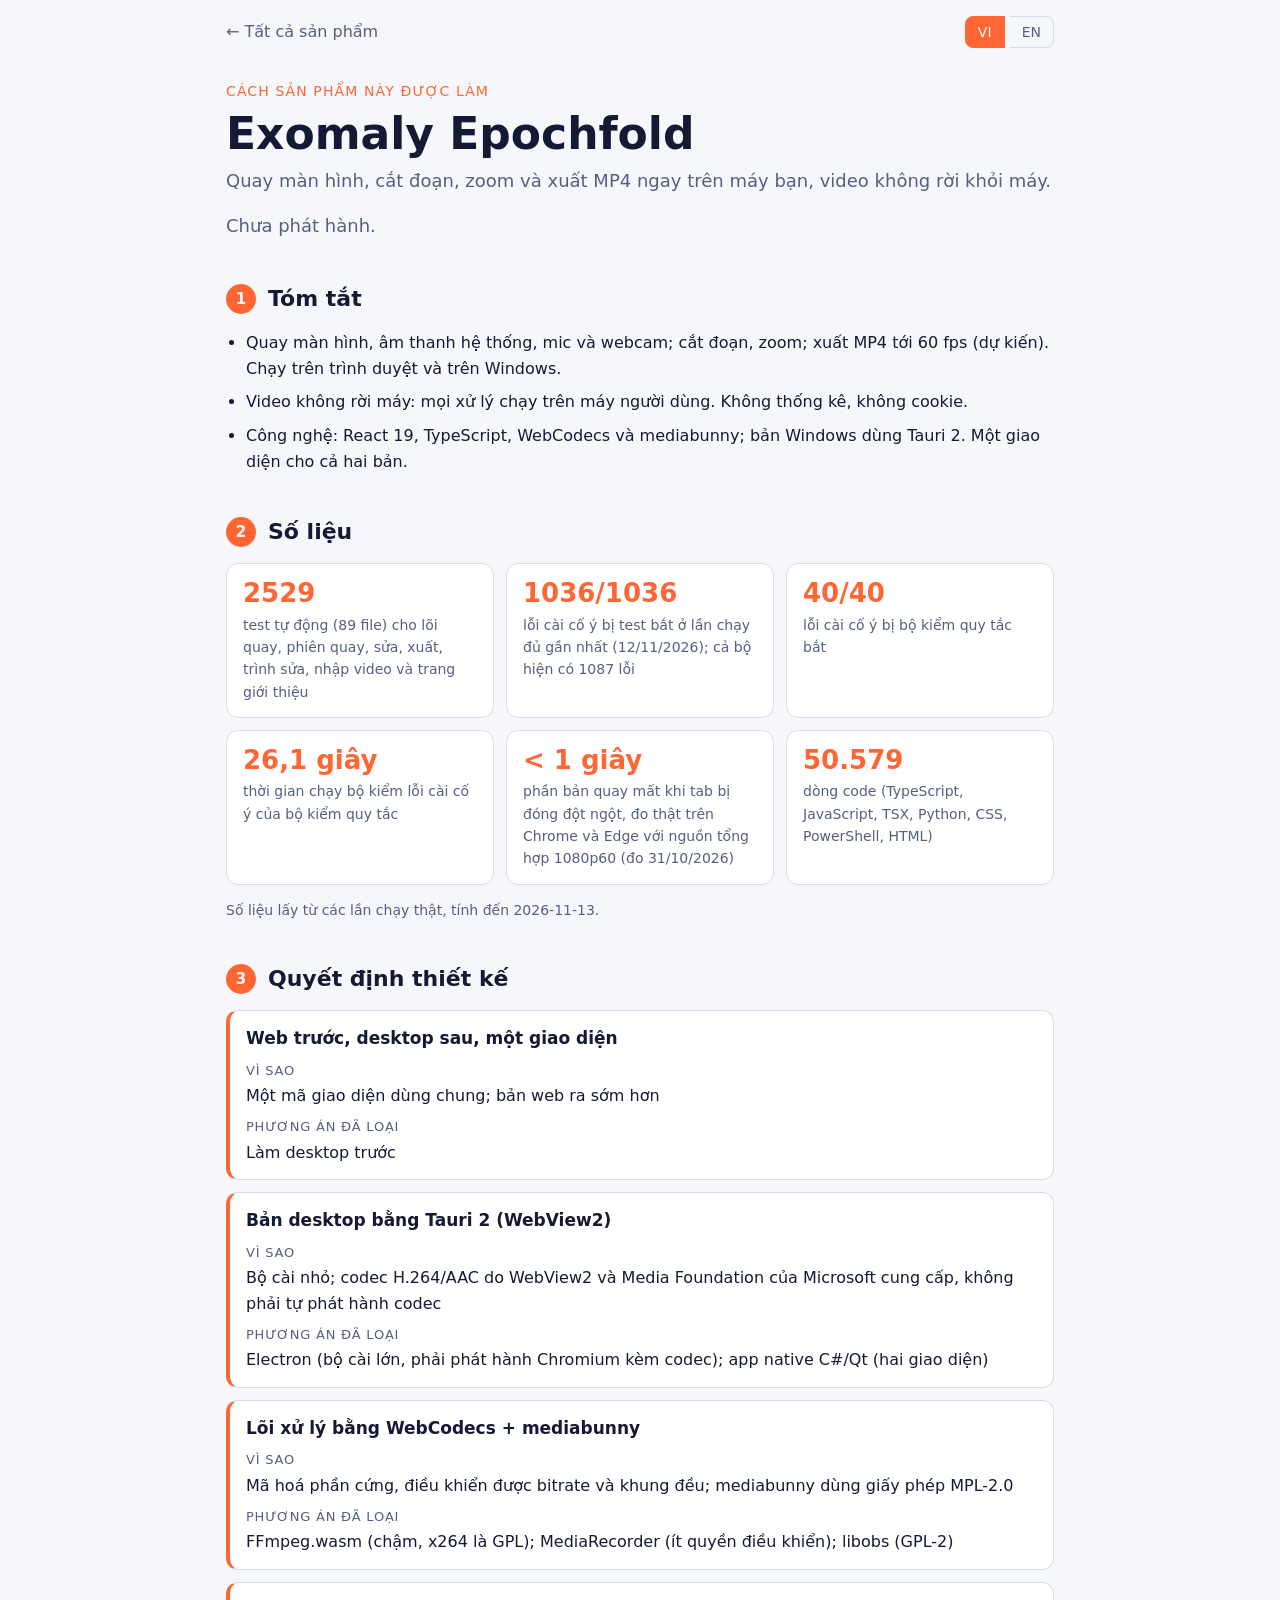
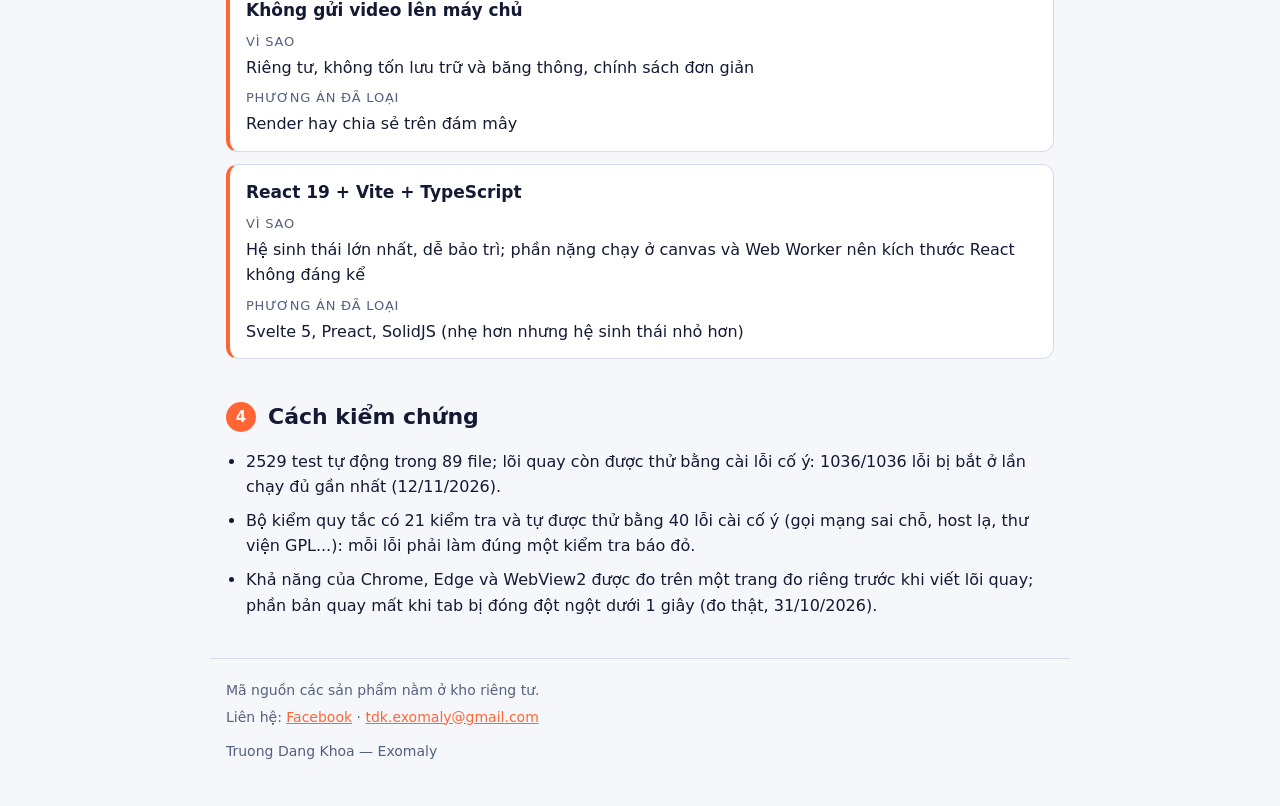
<file: docs/epochfold.html>
<!doctype html>
<html lang="vi" data-lang="vi">
<head>
<meta charset="utf-8">
<meta name="viewport" content="width=device-width, initial-scale=1">
<title>Exomaly Epochfold · Cách làm</title>
<meta name="description" content="Quay màn hình, cắt đoạn, zoom và xuất MP4 ngay trên máy bạn, video không rời khỏi máy.">
<link rel="stylesheet" href="style.css">
<script src="app.js"></script>
</head>
<body style="--accent: #FF6633">
<header class="top">
  <a class="back" href="index.html"><span lang="vi">← Tất cả sản phẩm</span><span lang="en">← All products</span></a>
  <div class="langs" role="group" aria-label="Language">
    <button type="button" data-set-lang="vi">VI</button>
    <button type="button" data-set-lang="en">EN</button>
  </div>
</header>
<main>
  <p class="eyebrow"><span lang="vi">Cách sản phẩm này được làm</span><span lang="en">How this product is built</span></p>
  <h1>Exomaly Epochfold</h1>
  <p class="tagline"><span lang="vi">Quay màn hình, cắt đoạn, zoom và xuất MP4 ngay trên máy bạn, video không rời khỏi máy.</span><span lang="en">Records the screen, trims, zooms and exports MP4 right on your machine, the video never leaves your device.</span></p>
  <p class="tagline"><span lang="vi">Chưa phát hành.</span><span lang="en">Not released yet.</span></p>

  <section>
    <h2><span class="n">1</span><span lang="vi">Tóm tắt</span><span lang="en">Summary</span></h2>
    <ul lang="vi"><li>Quay màn hình, âm thanh hệ thống, mic và webcam; cắt đoạn, zoom; xuất MP4 tới 60 fps (dự kiến). Chạy trên trình duyệt và trên Windows.</li><li>Video không rời máy: mọi xử lý chạy trên máy người dùng. Không thống kê, không cookie.</li><li>Công nghệ: React 19, TypeScript, WebCodecs và mediabunny; bản Windows dùng Tauri 2. Một giao diện cho cả hai bản.</li></ul><ul lang="en"><li>Records the screen, system audio, mic and webcam; trims and zooms; exports MP4 at up to 60 fps (planned). Runs in the browser and on Windows.</li><li>Video never leaves the device: all processing runs on the user&#x27;s machine. No analytics, no cookies.</li><li>Technology: React 19, TypeScript, WebCodecs and mediabunny; the Windows version uses Tauri 2. One UI for both versions.</li></ul>
  </section>

  <section>
    <h2><span class="n">2</span><span lang="vi">Số liệu</span><span lang="en">By the numbers</span></h2>
    <div class="stats"><div class="stat"><div class="v"><span lang="vi">2529</span><span lang="en">2529</span></div><div class="k"><span lang="vi">test tự động (89 file) cho lõi quay, phiên quay, sửa, xuất, trình sửa, nhập video và trang giới thiệu</span><span lang="en">automated tests (89 files) for the recording core, the session, editing, export, the editor, video import and the landing page</span></div></div><div class="stat"><div class="v"><span lang="vi">1036/1036</span><span lang="en">1036/1036</span></div><div class="k"><span lang="vi">lỗi cài cố ý bị test bắt ở lần chạy đủ gần nhất (12/11/2026); cả bộ hiện có 1087 lỗi</span><span lang="en">planted mistakes caught by the tests in the last full run (2026-11-12); the full set now has 1087</span></div></div><div class="stat"><div class="v"><span lang="vi">40/40</span><span lang="en">40/40</span></div><div class="k"><span lang="vi">lỗi cài cố ý bị bộ kiểm quy tắc bắt</span><span lang="en">planted mistakes caught by the rule checker</span></div></div><div class="stat"><div class="v"><span lang="vi">26,1 giây</span><span lang="en">26.1 s</span></div><div class="k"><span lang="vi">thời gian chạy bộ kiểm lỗi cài cố ý của bộ kiểm quy tắc</span><span lang="en">run time of the rule checker&#x27;s planted-mistake check</span></div></div><div class="stat"><div class="v"><span lang="vi">&lt; 1 giây</span><span lang="en">&lt; 1 s</span></div><div class="k"><span lang="vi">phần bản quay mất khi tab bị đóng đột ngột, đo thật trên Chrome và Edge với nguồn tổng hợp 1080p60 (đo 31/10/2026)</span><span lang="en">of the recording lost when a tab is killed abruptly, measured for real on Chrome and Edge with a synthetic 1080p60 source (measured 2026-10-31)</span></div></div><div class="stat"><div class="v"><span lang="vi">50.579</span><span lang="en">50.579</span></div><div class="k"><span lang="vi">dòng code (TypeScript, JavaScript, TSX, Python, CSS, PowerShell, HTML)</span><span lang="en">lines of code (TypeScript, JavaScript, TSX, Python, CSS, PowerShell, HTML)</span></div></div></div>
    <p class="asof"><span lang="vi">Số liệu lấy từ các lần chạy thật, tính đến 2026-11-13.</span><span lang="en">Figures come from real runs, as of 2026-11-13.</span></p>
  </section>

  <section>
    <h2><span class="n">3</span><span lang="vi">Quyết định thiết kế</span><span lang="en">Design decisions</span></h2>
    <article class="dec"><h3><span lang="vi">Web trước, desktop sau, một giao diện</span><span lang="en">Web first, desktop later, one UI</span></h3><dl><dt><span lang="vi">Vì sao</span><span lang="en">Why</span></dt><dd><span lang="vi">Một mã giao diện dùng chung; bản web ra sớm hơn</span><span lang="en">One shared UI codebase; the web version can come out earlier</span></dd><dt><span lang="vi">Phương án đã loại</span><span lang="en">Rejected alternative</span></dt><dd><span lang="vi">Làm desktop trước</span><span lang="en">Building desktop first</span></dd></dl></article><article class="dec"><h3><span lang="vi">Bản desktop bằng Tauri 2 (WebView2)</span><span lang="en">Desktop version on Tauri 2 (WebView2)</span></h3><dl><dt><span lang="vi">Vì sao</span><span lang="en">Why</span></dt><dd><span lang="vi">Bộ cài nhỏ; codec H.264/AAC do WebView2 và Media Foundation của Microsoft cung cấp, không phải tự phát hành codec</span><span lang="en">A small installer; the H.264/AAC codecs come from WebView2 and Microsoft&#x27;s Media Foundation, so no codec has to be shipped</span></dd><dt><span lang="vi">Phương án đã loại</span><span lang="en">Rejected alternative</span></dt><dd><span lang="vi">Electron (bộ cài lớn, phải phát hành Chromium kèm codec); app native C#/Qt (hai giao diện)</span><span lang="en">Electron (big installer, Chromium with codecs would have to be shipped); a native C#/Qt app (two UIs)</span></dd></dl></article><article class="dec"><h3><span lang="vi">Lõi xử lý bằng WebCodecs + mediabunny</span><span lang="en">Processing core on WebCodecs + mediabunny</span></h3><dl><dt><span lang="vi">Vì sao</span><span lang="en">Why</span></dt><dd><span lang="vi">Mã hoá phần cứng, điều khiển được bitrate và khung đều; mediabunny dùng giấy phép MPL-2.0</span><span lang="en">Hardware encoding, control over bitrate and constant frame pace; mediabunny is MPL-2.0 licensed</span></dd><dt><span lang="vi">Phương án đã loại</span><span lang="en">Rejected alternative</span></dt><dd><span lang="vi">FFmpeg.wasm (chậm, x264 là GPL); MediaRecorder (ít quyền điều khiển); libobs (GPL-2)</span><span lang="en">FFmpeg.wasm (slow, x264 is GPL); MediaRecorder (little control); libobs (GPL-2)</span></dd></dl></article><article class="dec"><h3><span lang="vi">Không gửi video lên máy chủ</span><span lang="en">No video sent to a server</span></h3><dl><dt><span lang="vi">Vì sao</span><span lang="en">Why</span></dt><dd><span lang="vi">Riêng tư, không tốn lưu trữ và băng thông, chính sách đơn giản</span><span lang="en">Private, no storage or bandwidth cost, a simple policy</span></dd><dt><span lang="vi">Phương án đã loại</span><span lang="en">Rejected alternative</span></dt><dd><span lang="vi">Render hay chia sẻ trên đám mây</span><span lang="en">Cloud rendering or sharing</span></dd></dl></article><article class="dec"><h3><span lang="vi">React 19 + Vite + TypeScript</span><span lang="en">React 19 + Vite + TypeScript</span></h3><dl><dt><span lang="vi">Vì sao</span><span lang="en">Why</span></dt><dd><span lang="vi">Hệ sinh thái lớn nhất, dễ bảo trì; phần nặng chạy ở canvas và Web Worker nên kích thước React không đáng kể</span><span lang="en">The largest ecosystem, easy to maintain; the heavy work runs in canvas and Web Workers, so React&#x27;s size hardly matters</span></dd><dt><span lang="vi">Phương án đã loại</span><span lang="en">Rejected alternative</span></dt><dd><span lang="vi">Svelte 5, Preact, SolidJS (nhẹ hơn nhưng hệ sinh thái nhỏ hơn)</span><span lang="en">Svelte 5, Preact, SolidJS (lighter but a smaller ecosystem)</span></dd></dl></article>
  </section>

  <section>
    <h2><span class="n">4</span><span lang="vi">Cách kiểm chứng</span><span lang="en">How it is verified</span></h2>
    <ul lang="vi"><li>2529 test tự động trong 89 file; lõi quay còn được thử bằng cài lỗi cố ý: 1036/1036 lỗi bị bắt ở lần chạy đủ gần nhất (12/11/2026).</li><li>Bộ kiểm quy tắc có 21 kiểm tra và tự được thử bằng 40 lỗi cài cố ý (gọi mạng sai chỗ, host lạ, thư viện GPL...): mỗi lỗi phải làm đúng một kiểm tra báo đỏ.</li><li>Khả năng của Chrome, Edge và WebView2 được đo trên một trang đo riêng trước khi viết lõi quay; phần bản quay mất khi tab bị đóng đột ngột dưới 1 giây (đo thật, 31/10/2026).</li></ul><ul lang="en"><li>2529 automated tests in 89 files; the recording core is also tried with planted mistakes: 1036/1036 caught in the last full run (2026-11-12).</li><li>The rule checker has 21 checks and is itself tested with 40 planted mistakes (network call in the wrong file, unknown host, GPL library...): each must turn exactly one check red.</li><li>The capabilities of Chrome, Edge and WebView2 were measured on a separate probe page before the recording core was written; the recording lost when a tab is killed abruptly is under 1 second (measured for real, 2026-10-31).</li></ul>
  </section>
</main>
<footer>
  <p><span lang="vi">Mã nguồn các sản phẩm nằm ở kho riêng tư.</span><span lang="en">Source code is kept in private repositories.</span></p>
  <p><span lang="vi">Liên hệ</span><span lang="en">Contact</span>: <a href="https://www.facebook.com/Exomaly">Facebook</a> · <a href="mailto:tdk.exomaly@gmail.com">tdk.exomaly@gmail.com</a></p>
  <p class="brand">Truong Dang Khoa — Exomaly</p>
</footer>
</body>
</html>
</file>
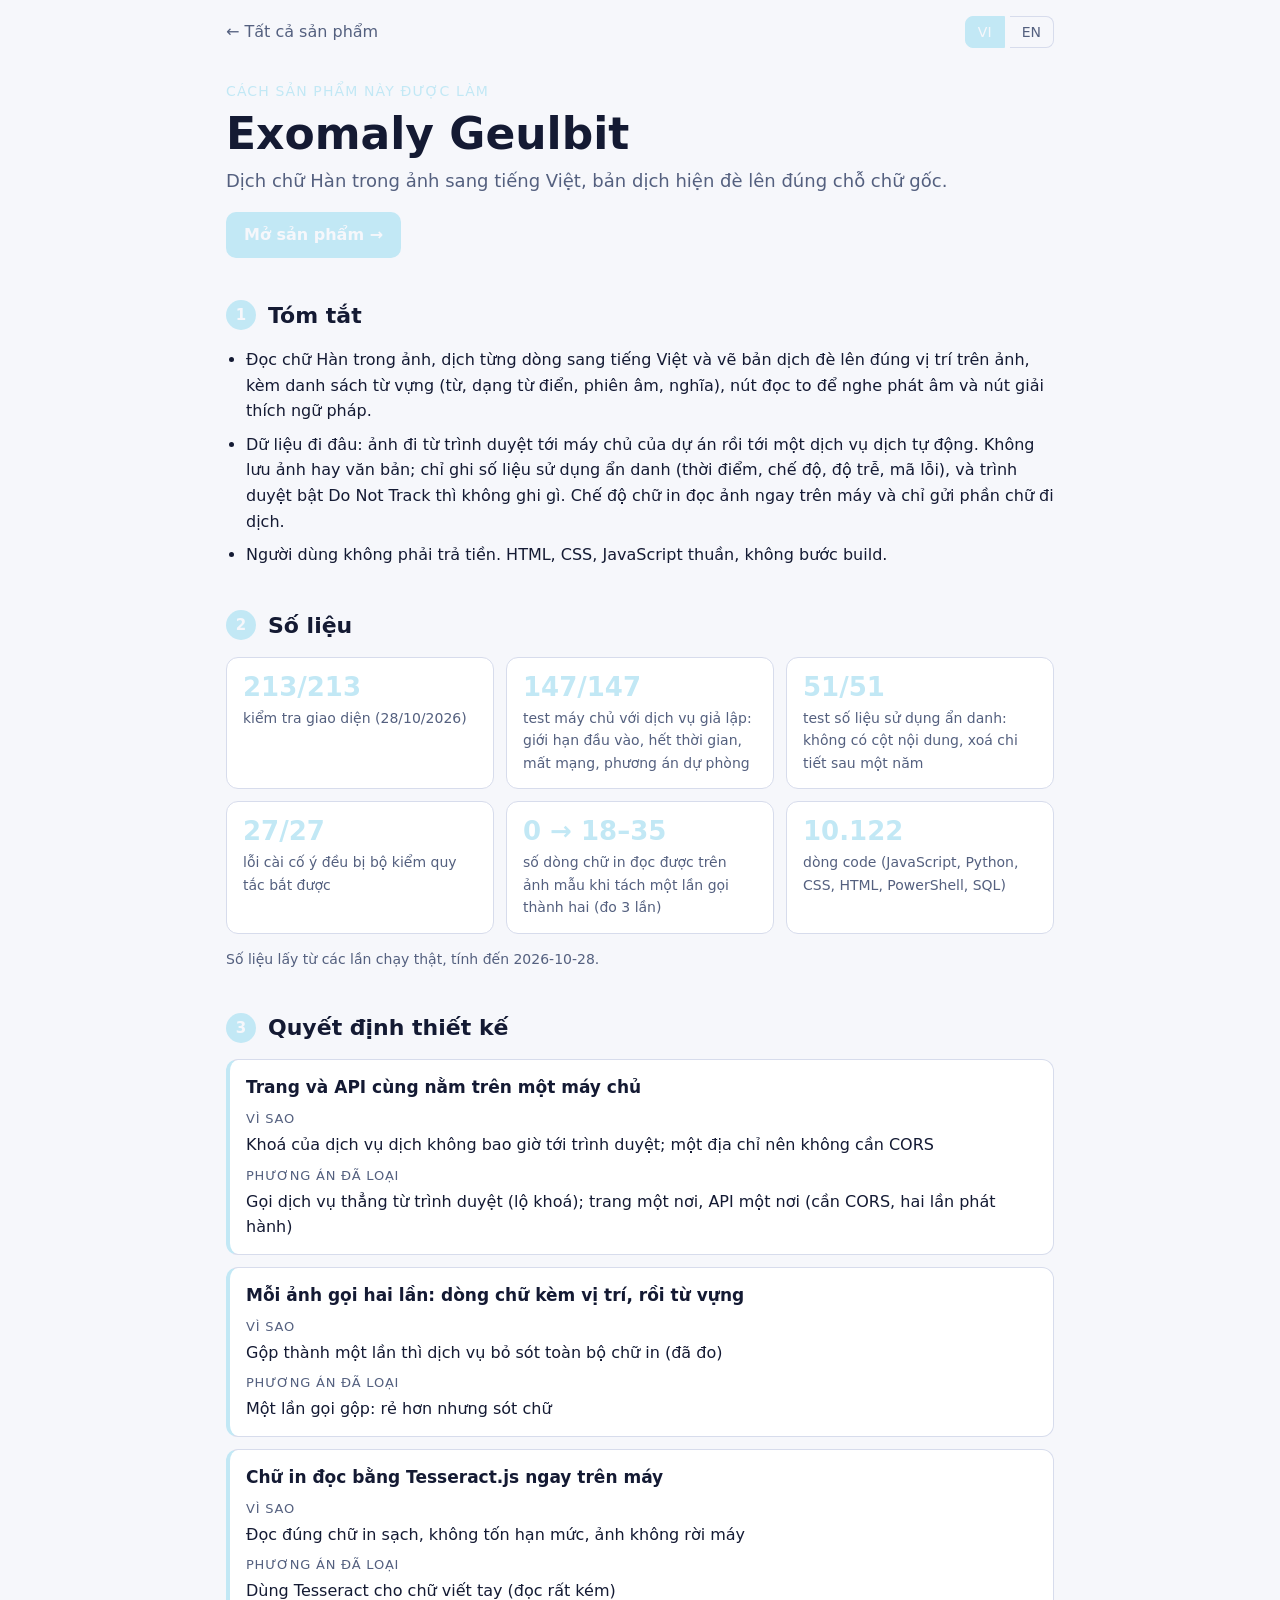
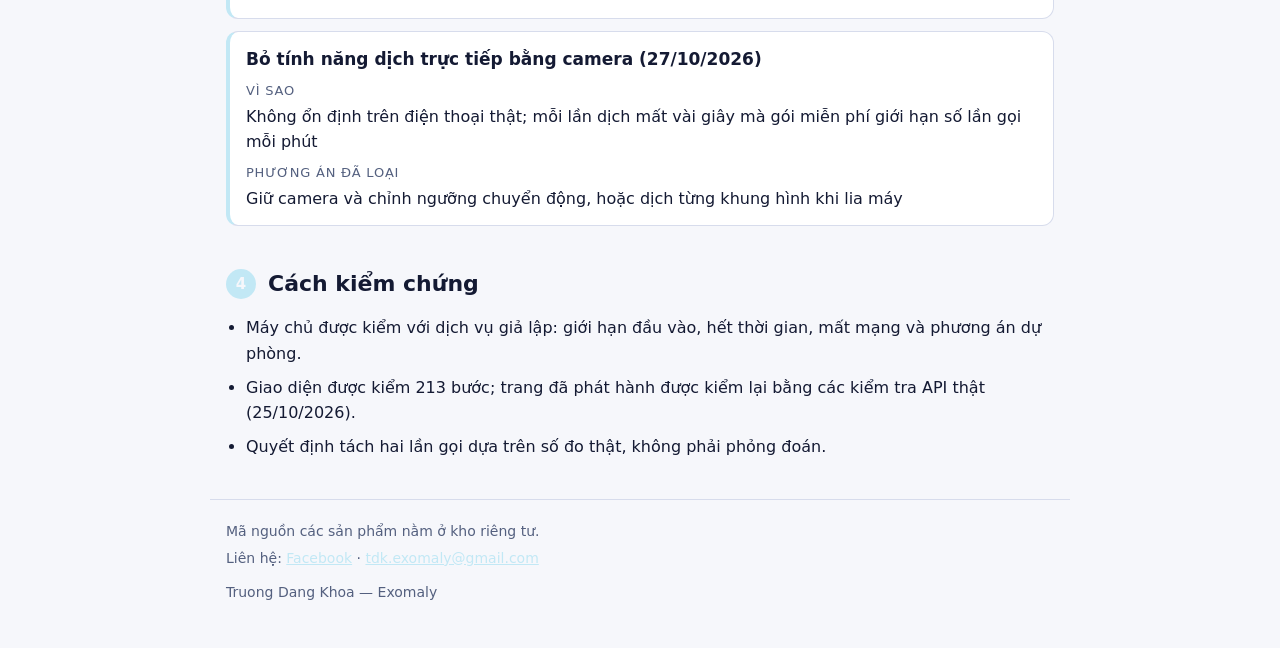
<file: docs/geulbit.html>
<!doctype html>
<html lang="vi" data-lang="vi">
<head>
<meta charset="utf-8">
<meta name="viewport" content="width=device-width, initial-scale=1">
<title>Exomaly Geulbit · Cách làm</title>
<meta name="description" content="Dịch chữ Hàn trong ảnh sang tiếng Việt, bản dịch hiện đè lên đúng chỗ chữ gốc.">
<link rel="stylesheet" href="style.css">
<script src="app.js"></script>
</head>
<body style="--accent: #C2E8F5">
<header class="top">
  <a class="back" href="index.html"><span lang="vi">← Tất cả sản phẩm</span><span lang="en">← All products</span></a>
  <div class="langs" role="group" aria-label="Language">
    <button type="button" data-set-lang="vi">VI</button>
    <button type="button" data-set-lang="en">EN</button>
  </div>
</header>
<main>
  <p class="eyebrow"><span lang="vi">Cách sản phẩm này được làm</span><span lang="en">How this product is built</span></p>
  <h1>Exomaly Geulbit</h1>
  <p class="tagline"><span lang="vi">Dịch chữ Hàn trong ảnh sang tiếng Việt, bản dịch hiện đè lên đúng chỗ chữ gốc.</span><span lang="en">Translates Korean text in a photo into Vietnamese, with the translation shown over the original words.</span></p>
  <p><a class="cta" href="https://geulbit.exomaly.com"><span lang="vi">Mở sản phẩm</span><span lang="en">Open the product</span> →</a></p>

  <section>
    <h2><span class="n">1</span><span lang="vi">Tóm tắt</span><span lang="en">Summary</span></h2>
    <ul lang="vi"><li>Đọc chữ Hàn trong ảnh, dịch từng dòng sang tiếng Việt và vẽ bản dịch đè lên đúng vị trí trên ảnh, kèm danh sách từ vựng (từ, dạng từ điển, phiên âm, nghĩa), nút đọc to để nghe phát âm và nút giải thích ngữ pháp.</li><li>Dữ liệu đi đâu: ảnh đi từ trình duyệt tới máy chủ của dự án rồi tới một dịch vụ dịch tự động. Không lưu ảnh hay văn bản; chỉ ghi số liệu sử dụng ẩn danh (thời điểm, chế độ, độ trễ, mã lỗi), và trình duyệt bật Do Not Track thì không ghi gì. Chế độ chữ in đọc ảnh ngay trên máy và chỉ gửi phần chữ đi dịch.</li><li>Người dùng không phải trả tiền. HTML, CSS, JavaScript thuần, không bước build.</li></ul><ul lang="en"><li>Reads Korean text in a photo, translates each line into Vietnamese and draws the translation in place over the image, with a vocabulary list (word, dictionary form, romanization, meaning), a read-aloud button for pronunciation and a grammar explanation button.</li><li>Where data goes: the image goes from the browser to the project&#x27;s server, then to an automatic translation service. No images or text stored; only anonymous usage figures are recorded (time, mode, latency, error code), and nothing at all when the browser sends Do Not Track. Printed mode reads the image on the device and only sends the text for translation.</li><li>Users pay nothing. Plain HTML, CSS and JavaScript, no build step.</li></ul>
  </section>

  <section>
    <h2><span class="n">2</span><span lang="vi">Số liệu</span><span lang="en">By the numbers</span></h2>
    <div class="stats"><div class="stat"><div class="v"><span lang="vi">213/213</span><span lang="en">213/213</span></div><div class="k"><span lang="vi">kiểm tra giao diện (28/10/2026)</span><span lang="en">UI checks (2026-10-28)</span></div></div><div class="stat"><div class="v"><span lang="vi">147/147</span><span lang="en">147/147</span></div><div class="k"><span lang="vi">test máy chủ với dịch vụ giả lập: giới hạn đầu vào, hết thời gian, mất mạng, phương án dự phòng</span><span lang="en">server tests with a simulated service: input limits, timeout, network down, fallback</span></div></div><div class="stat"><div class="v"><span lang="vi">51/51</span><span lang="en">51/51</span></div><div class="k"><span lang="vi">test số liệu sử dụng ẩn danh: không có cột nội dung, xoá chi tiết sau một năm</span><span lang="en">anonymous usage-figure tests: no content columns, details deleted after a year</span></div></div><div class="stat"><div class="v"><span lang="vi">27/27</span><span lang="en">27/27</span></div><div class="k"><span lang="vi">lỗi cài cố ý đều bị bộ kiểm quy tắc bắt được</span><span lang="en">deliberate faults all caught by the rule checker</span></div></div><div class="stat"><div class="v"><span lang="vi">0 → 18–35</span><span lang="en">0 → 18–35</span></div><div class="k"><span lang="vi">số dòng chữ in đọc được trên ảnh mẫu khi tách một lần gọi thành hai (đo 3 lần)</span><span lang="en">printed lines read on the sample image when one call was split into two (measured 3 times)</span></div></div><div class="stat"><div class="v"><span lang="vi">10.122</span><span lang="en">10.122</span></div><div class="k"><span lang="vi">dòng code (JavaScript, Python, CSS, HTML, PowerShell, SQL)</span><span lang="en">lines of code (JavaScript, Python, CSS, HTML, PowerShell, SQL)</span></div></div></div>
    <p class="asof"><span lang="vi">Số liệu lấy từ các lần chạy thật, tính đến 2026-10-28.</span><span lang="en">Figures come from real runs, as of 2026-10-28.</span></p>
  </section>

  <section>
    <h2><span class="n">3</span><span lang="vi">Quyết định thiết kế</span><span lang="en">Design decisions</span></h2>
    <article class="dec"><h3><span lang="vi">Trang và API cùng nằm trên một máy chủ</span><span lang="en">Page and API on one server</span></h3><dl><dt><span lang="vi">Vì sao</span><span lang="en">Why</span></dt><dd><span lang="vi">Khoá của dịch vụ dịch không bao giờ tới trình duyệt; một địa chỉ nên không cần CORS</span><span lang="en">The service key never reaches the browser; one address, so no CORS</span></dd><dt><span lang="vi">Phương án đã loại</span><span lang="en">Rejected alternative</span></dt><dd><span lang="vi">Gọi dịch vụ thẳng từ trình duyệt (lộ khoá); trang một nơi, API một nơi (cần CORS, hai lần phát hành)</span><span lang="en">Calling the service straight from the browser (leaks the key); page in one place and API in another (needs CORS, two deployments)</span></dd></dl></article><article class="dec"><h3><span lang="vi">Mỗi ảnh gọi hai lần: dòng chữ kèm vị trí, rồi từ vựng</span><span lang="en">Two calls per image: lines with positions, then vocabulary</span></h3><dl><dt><span lang="vi">Vì sao</span><span lang="en">Why</span></dt><dd><span lang="vi">Gộp thành một lần thì dịch vụ bỏ sót toàn bộ chữ in (đã đo)</span><span lang="en">Combined into one call, the service missed all printed text (measured)</span></dd><dt><span lang="vi">Phương án đã loại</span><span lang="en">Rejected alternative</span></dt><dd><span lang="vi">Một lần gọi gộp: rẻ hơn nhưng sót chữ</span><span lang="en">One combined call: cheaper but misses text</span></dd></dl></article><article class="dec"><h3><span lang="vi">Chữ in đọc bằng Tesseract.js ngay trên máy</span><span lang="en">Printed text read by Tesseract.js on the device</span></h3><dl><dt><span lang="vi">Vì sao</span><span lang="en">Why</span></dt><dd><span lang="vi">Đọc đúng chữ in sạch, không tốn hạn mức, ảnh không rời máy</span><span lang="en">Reads clean print correctly, costs no quota, the image never leaves the device</span></dd><dt><span lang="vi">Phương án đã loại</span><span lang="en">Rejected alternative</span></dt><dd><span lang="vi">Dùng Tesseract cho chữ viết tay (đọc rất kém)</span><span lang="en">Using Tesseract for handwriting (reads it very poorly)</span></dd></dl></article><article class="dec"><h3><span lang="vi">Bỏ tính năng dịch trực tiếp bằng camera (27/10/2026)</span><span lang="en">Dropped the live camera translation (2026-10-27)</span></h3><dl><dt><span lang="vi">Vì sao</span><span lang="en">Why</span></dt><dd><span lang="vi">Không ổn định trên điện thoại thật; mỗi lần dịch mất vài giây mà gói miễn phí giới hạn số lần gọi mỗi phút</span><span lang="en">Unstable on a real phone; each translation takes a few seconds and the free tier limits calls per minute</span></dd><dt><span lang="vi">Phương án đã loại</span><span lang="en">Rejected alternative</span></dt><dd><span lang="vi">Giữ camera và chỉnh ngưỡng chuyển động, hoặc dịch từng khung hình khi lia máy</span><span lang="en">Keeping the camera and tuning the motion thresholds, or translating every frame while panning</span></dd></dl></article>
  </section>

  <section>
    <h2><span class="n">4</span><span lang="vi">Cách kiểm chứng</span><span lang="en">How it is verified</span></h2>
    <ul lang="vi"><li>Máy chủ được kiểm với dịch vụ giả lập: giới hạn đầu vào, hết thời gian, mất mạng và phương án dự phòng.</li><li>Giao diện được kiểm 213 bước; trang đã phát hành được kiểm lại bằng các kiểm tra API thật (25/10/2026).</li><li>Quyết định tách hai lần gọi dựa trên số đo thật, không phải phỏng đoán.</li></ul><ul lang="en"><li>The server is tested with a simulated service: input limits, timeout, network down and fallback.</li><li>The interface is checked in 213 steps; the released site was checked again with real API checks (2026-10-25).</li><li>The decision to split into two calls rests on a measurement, not a guess.</li></ul>
  </section>
</main>
<footer>
  <p><span lang="vi">Mã nguồn các sản phẩm nằm ở kho riêng tư.</span><span lang="en">Source code is kept in private repositories.</span></p>
  <p><span lang="vi">Liên hệ</span><span lang="en">Contact</span>: <a href="https://www.facebook.com/Exomaly">Facebook</a> · <a href="mailto:tdk.exomaly@gmail.com">tdk.exomaly@gmail.com</a></p>
  <p class="brand">Truong Dang Khoa — Exomaly</p>
</footer>
</body>
</html>
</file>
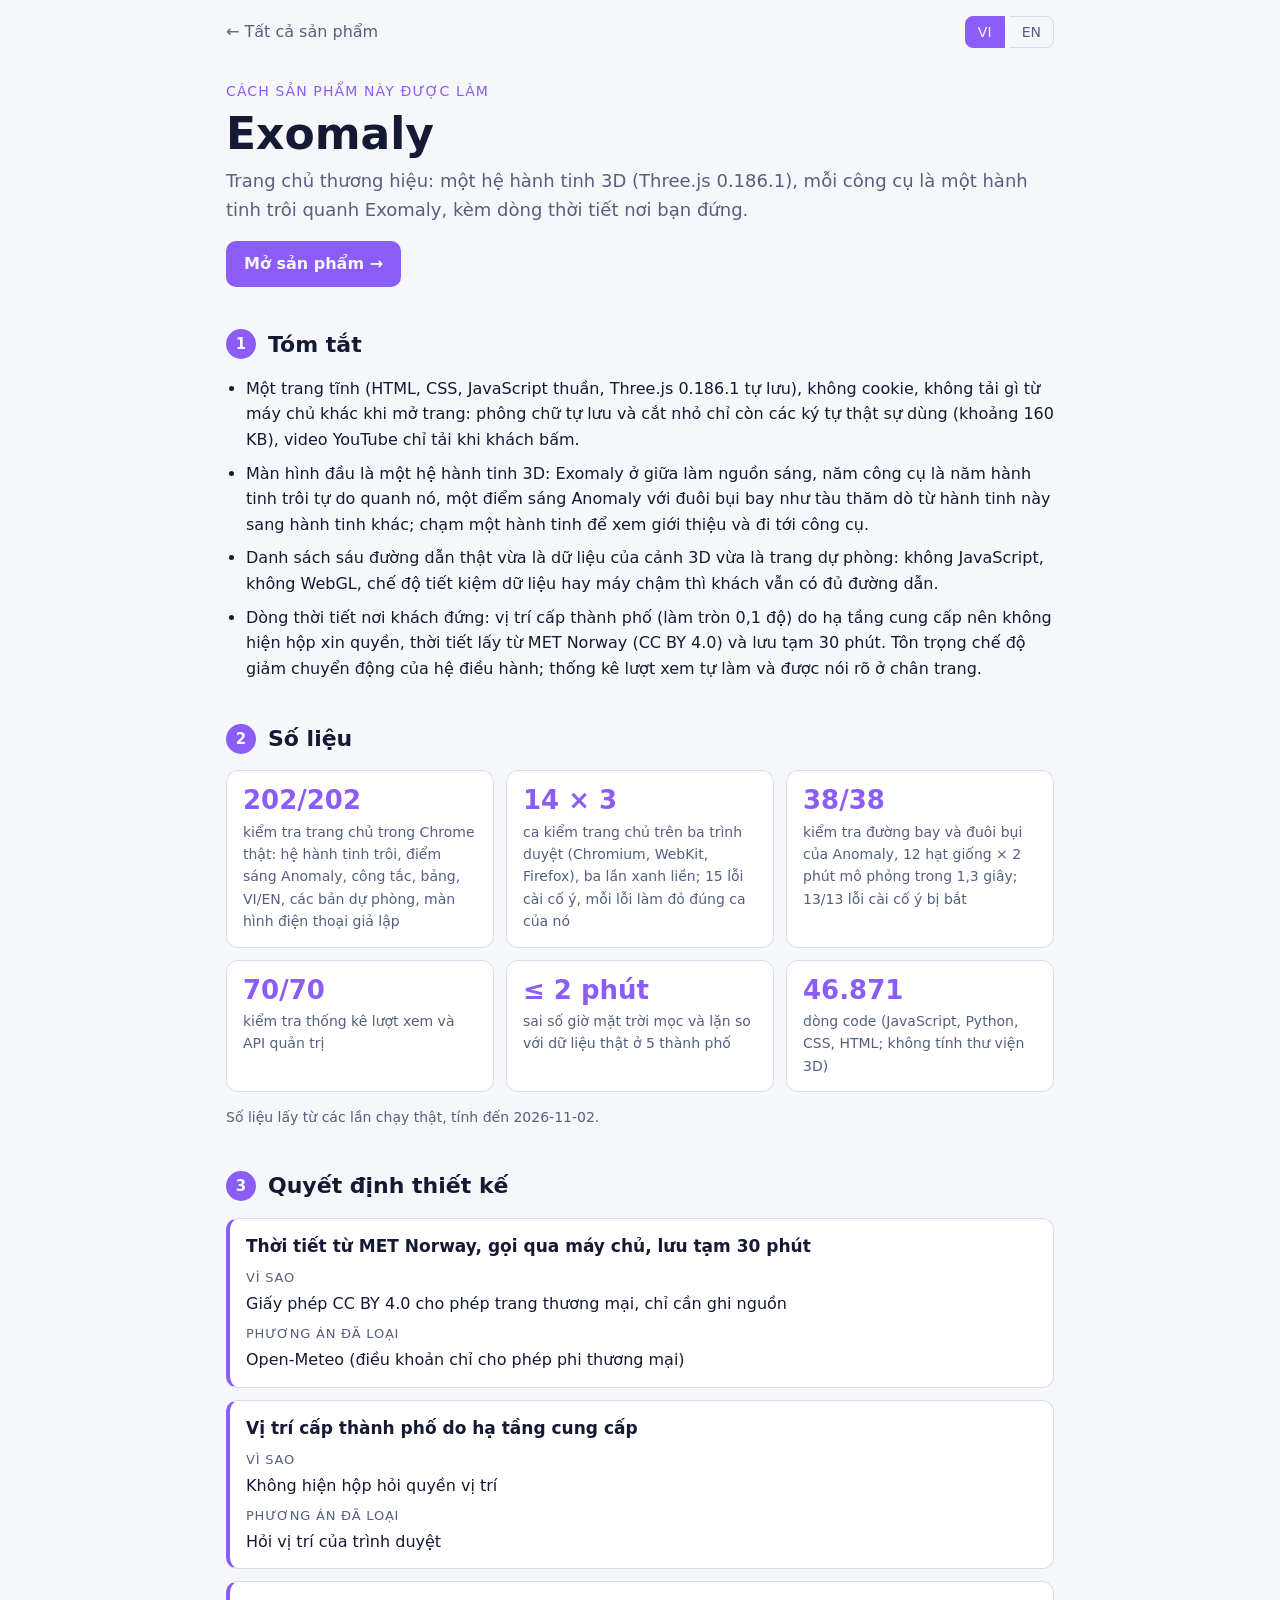
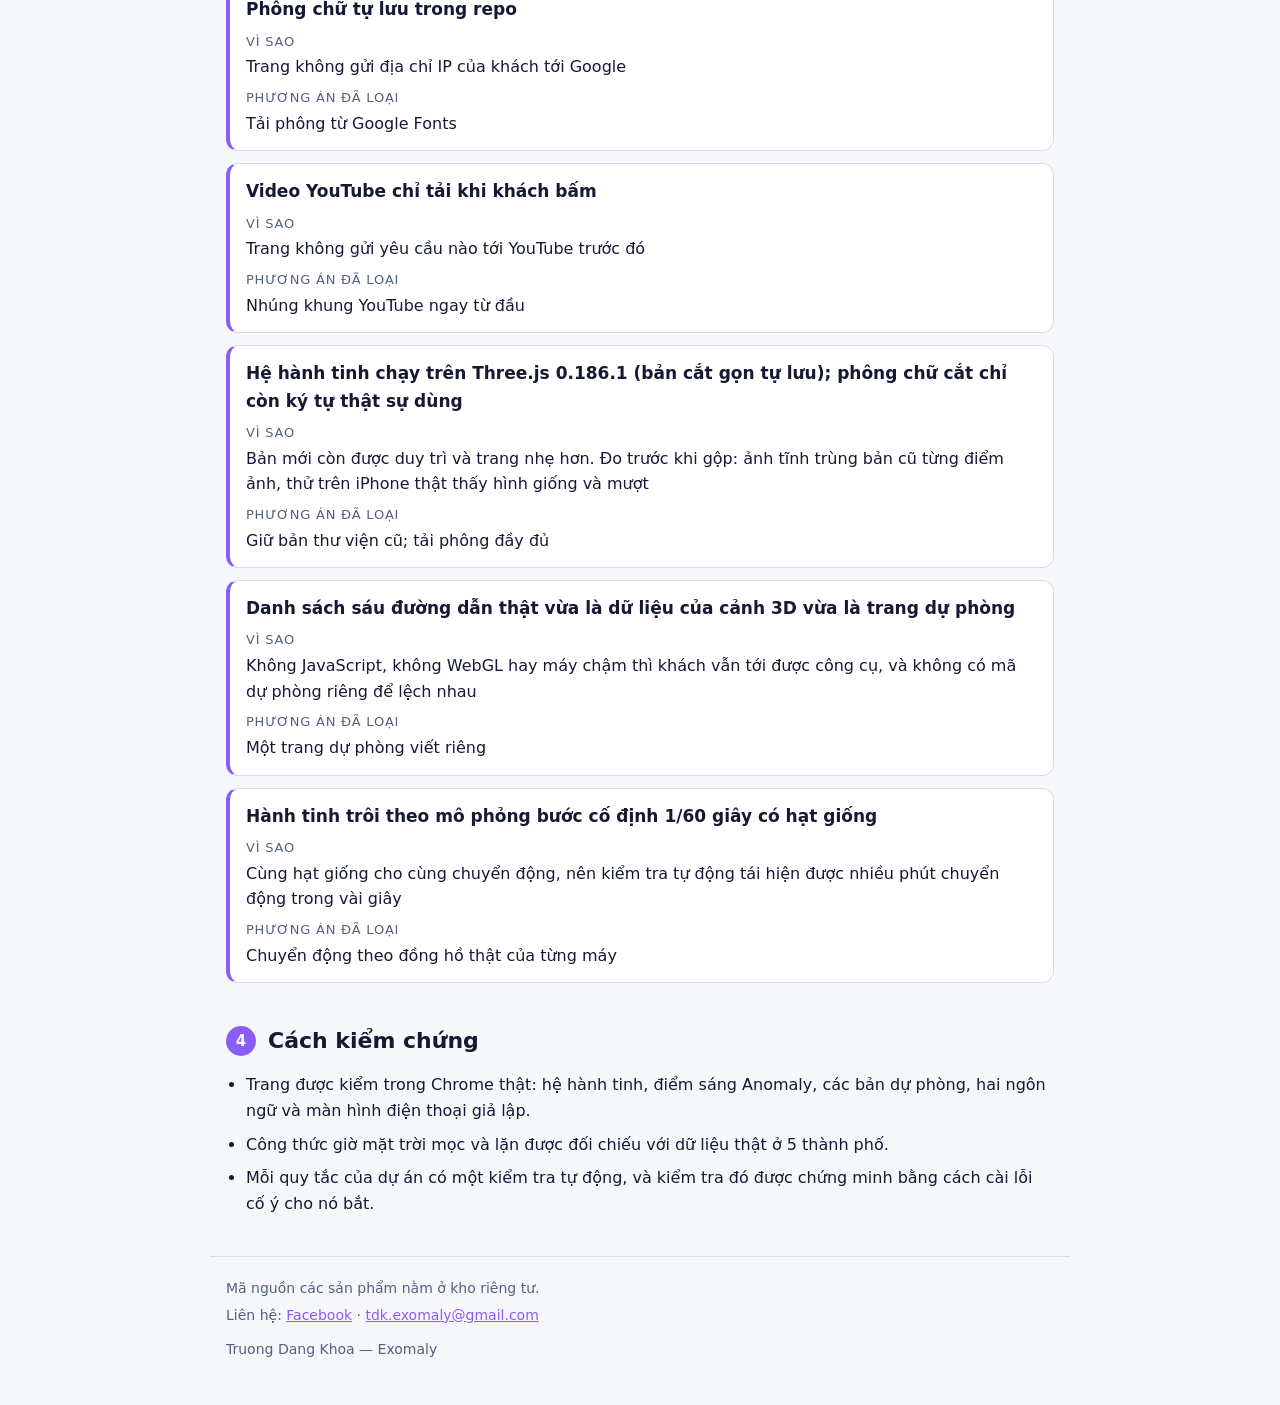
<file: docs/home.html>
<!doctype html>
<html lang="vi" data-lang="vi">
<head>
<meta charset="utf-8">
<meta name="viewport" content="width=device-width, initial-scale=1">
<title>Exomaly · Cách làm</title>
<meta name="description" content="Trang chủ thương hiệu: một hệ hành tinh 3D (Three.js 0.186.1), mỗi công cụ là một hành tinh trôi quanh Exomaly, kèm dòng thời tiết nơi bạn đứng.">
<link rel="stylesheet" href="style.css">
<script src="app.js"></script>
</head>
<body style="--accent: #8B5CF6">
<header class="top">
  <a class="back" href="index.html"><span lang="vi">← Tất cả sản phẩm</span><span lang="en">← All products</span></a>
  <div class="langs" role="group" aria-label="Language">
    <button type="button" data-set-lang="vi">VI</button>
    <button type="button" data-set-lang="en">EN</button>
  </div>
</header>
<main>
  <p class="eyebrow"><span lang="vi">Cách sản phẩm này được làm</span><span lang="en">How this product is built</span></p>
  <h1>Exomaly</h1>
  <p class="tagline"><span lang="vi">Trang chủ thương hiệu: một hệ hành tinh 3D (Three.js 0.186.1), mỗi công cụ là một hành tinh trôi quanh Exomaly, kèm dòng thời tiết nơi bạn đứng.</span><span lang="en">Brand home page: a 3D planetary system (Three.js 0.186.1) where each tool is a planet drifting round Exomaly, with a weather line for where you are.</span></p>
  <p><a class="cta" href="https://exomaly.com"><span lang="vi">Mở sản phẩm</span><span lang="en">Open the product</span> →</a></p>

  <section>
    <h2><span class="n">1</span><span lang="vi">Tóm tắt</span><span lang="en">Summary</span></h2>
    <ul lang="vi"><li>Một trang tĩnh (HTML, CSS, JavaScript thuần, Three.js 0.186.1 tự lưu), không cookie, không tải gì từ máy chủ khác khi mở trang: phông chữ tự lưu và cắt nhỏ chỉ còn các ký tự thật sự dùng (khoảng 160 KB), video YouTube chỉ tải khi khách bấm.</li><li>Màn hình đầu là một hệ hành tinh 3D: Exomaly ở giữa làm nguồn sáng, năm công cụ là năm hành tinh trôi tự do quanh nó, một điểm sáng Anomaly với đuôi bụi bay như tàu thăm dò từ hành tinh này sang hành tinh khác; chạm một hành tinh để xem giới thiệu và đi tới công cụ.</li><li>Danh sách sáu đường dẫn thật vừa là dữ liệu của cảnh 3D vừa là trang dự phòng: không JavaScript, không WebGL, chế độ tiết kiệm dữ liệu hay máy chậm thì khách vẫn có đủ đường dẫn.</li><li>Dòng thời tiết nơi khách đứng: vị trí cấp thành phố (làm tròn 0,1 độ) do hạ tầng cung cấp nên không hiện hộp xin quyền, thời tiết lấy từ MET Norway (CC BY 4.0) và lưu tạm 30 phút. Tôn trọng chế độ giảm chuyển động của hệ điều hành; thống kê lượt xem tự làm và được nói rõ ở chân trang.</li></ul><ul lang="en"><li>A static page (plain HTML, CSS, JavaScript, a self-hosted Three.js 0.186.1), no cookies, nothing loaded from another server when the page opens: self-hosted fonts cut down to the characters actually used (about 160 KB), and the YouTube video loads only when the visitor clicks.</li><li>The first screen is a 3D planetary system: Exomaly in the middle as the light, the five tools as five planets drifting freely round it, and an Anomaly point of light with a dust tail flying like a probe from planet to planet; tap a planet to read about the tool and go to it.</li><li>A list of six real links is both the data of the 3D scene and the fallback page: with no JavaScript, no WebGL, Data Saver on or a slow device, the visitor still has every link.</li><li>A weather line for where the visitor is: a city-level position (rounded to 0.1 degree) supplied by the hosting layer, so there is no permission prompt; weather from MET Norway (CC BY 4.0), cached for 30 minutes. Respects the operating system&#x27;s reduced-motion setting; visit statistics are home-made and disclosed in the footer.</li></ul>
  </section>

  <section>
    <h2><span class="n">2</span><span lang="vi">Số liệu</span><span lang="en">By the numbers</span></h2>
    <div class="stats"><div class="stat"><div class="v"><span lang="vi">202/202</span><span lang="en">202/202</span></div><div class="k"><span lang="vi">kiểm tra trang chủ trong Chrome thật: hệ hành tinh trôi, điểm sáng Anomaly, công tắc, bảng, VI/EN, các bản dự phòng, màn hình điện thoại giả lập</span><span lang="en">home page checks in a real Chrome: the drifting system, the Anomaly light, the switch, the panel, VI/EN, the fallbacks, emulated phone screens</span></div></div><div class="stat"><div class="v"><span lang="vi">14 × 3</span><span lang="en">14 × 3</span></div><div class="k"><span lang="vi">ca kiểm trang chủ trên ba trình duyệt (Chromium, WebKit, Firefox), ba lần xanh liền; 15 lỗi cài cố ý, mỗi lỗi làm đỏ đúng ca của nó</span><span lang="en">home page cases on three browsers (Chromium, WebKit, Firefox), green three times in a row; 15 planted bugs, each turns its own case red</span></div></div><div class="stat"><div class="v"><span lang="vi">38/38</span><span lang="en">38/38</span></div><div class="k"><span lang="vi">kiểm tra đường bay và đuôi bụi của Anomaly, 12 hạt giống × 2 phút mô phỏng trong 1,3 giây; 13/13 lỗi cài cố ý bị bắt</span><span lang="en">checks of the Anomaly&#x27;s flight and dust tail, 12 seeds × 2 min simulated in 1.3 s; 13/13 planted bugs caught</span></div></div><div class="stat"><div class="v"><span lang="vi">70/70</span><span lang="en">70/70</span></div><div class="k"><span lang="vi">kiểm tra thống kê lượt xem và API quản trị</span><span lang="en">visit statistics and admin API checks</span></div></div><div class="stat"><div class="v"><span lang="vi">≤ 2 phút</span><span lang="en">≤ 2 min</span></div><div class="k"><span lang="vi">sai số giờ mặt trời mọc và lặn so với dữ liệu thật ở 5 thành phố</span><span lang="en">sunrise and sunset error against real data for 5 cities</span></div></div><div class="stat"><div class="v"><span lang="vi">46.871</span><span lang="en">46.871</span></div><div class="k"><span lang="vi">dòng code (JavaScript, Python, CSS, HTML; không tính thư viện 3D)</span><span lang="en">lines of code (JavaScript, Python, CSS, HTML; 3D library not counted)</span></div></div></div>
    <p class="asof"><span lang="vi">Số liệu lấy từ các lần chạy thật, tính đến 2026-11-02.</span><span lang="en">Figures come from real runs, as of 2026-11-02.</span></p>
  </section>

  <section>
    <h2><span class="n">3</span><span lang="vi">Quyết định thiết kế</span><span lang="en">Design decisions</span></h2>
    <article class="dec"><h3><span lang="vi">Thời tiết từ MET Norway, gọi qua máy chủ, lưu tạm 30 phút</span><span lang="en">Weather from MET Norway, called through the server, cached for 30 minutes</span></h3><dl><dt><span lang="vi">Vì sao</span><span lang="en">Why</span></dt><dd><span lang="vi">Giấy phép CC BY 4.0 cho phép trang thương mại, chỉ cần ghi nguồn</span><span lang="en">The CC BY 4.0 licence allows a commercial site with credit</span></dd><dt><span lang="vi">Phương án đã loại</span><span lang="en">Rejected alternative</span></dt><dd><span lang="vi">Open-Meteo (điều khoản chỉ cho phép phi thương mại)</span><span lang="en">Open-Meteo (its terms allow non-commercial use only)</span></dd></dl></article><article class="dec"><h3><span lang="vi">Vị trí cấp thành phố do hạ tầng cung cấp</span><span lang="en">City-level position supplied by the hosting layer</span></h3><dl><dt><span lang="vi">Vì sao</span><span lang="en">Why</span></dt><dd><span lang="vi">Không hiện hộp hỏi quyền vị trí</span><span lang="en">No location permission prompt</span></dd><dt><span lang="vi">Phương án đã loại</span><span lang="en">Rejected alternative</span></dt><dd><span lang="vi">Hỏi vị trí của trình duyệt</span><span lang="en">Asking for the browser&#x27;s location</span></dd></dl></article><article class="dec"><h3><span lang="vi">Phông chữ tự lưu trong repo</span><span lang="en">Fonts self-hosted in the repo</span></h3><dl><dt><span lang="vi">Vì sao</span><span lang="en">Why</span></dt><dd><span lang="vi">Trang không gửi địa chỉ IP của khách tới Google</span><span lang="en">The page does not send visitors&#x27; IP addresses to Google</span></dd><dt><span lang="vi">Phương án đã loại</span><span lang="en">Rejected alternative</span></dt><dd><span lang="vi">Tải phông từ Google Fonts</span><span lang="en">Loading the fonts from Google Fonts</span></dd></dl></article><article class="dec"><h3><span lang="vi">Video YouTube chỉ tải khi khách bấm</span><span lang="en">The YouTube video loads only on click</span></h3><dl><dt><span lang="vi">Vì sao</span><span lang="en">Why</span></dt><dd><span lang="vi">Trang không gửi yêu cầu nào tới YouTube trước đó</span><span lang="en">The page sends no request to YouTube before that</span></dd><dt><span lang="vi">Phương án đã loại</span><span lang="en">Rejected alternative</span></dt><dd><span lang="vi">Nhúng khung YouTube ngay từ đầu</span><span lang="en">Embedding the YouTube frame up front</span></dd></dl></article><article class="dec"><h3><span lang="vi">Hệ hành tinh chạy trên Three.js 0.186.1 (bản cắt gọn tự lưu); phông chữ cắt chỉ còn ký tự thật sự dùng</span><span lang="en">The planetary system runs on Three.js 0.186.1 (a cut, self-hosted build); the fonts are cut to the characters actually used</span></h3><dl><dt><span lang="vi">Vì sao</span><span lang="en">Why</span></dt><dd><span lang="vi">Bản mới còn được duy trì và trang nhẹ hơn. Đo trước khi gộp: ảnh tĩnh trùng bản cũ từng điểm ảnh, thử trên iPhone thật thấy hình giống và mượt</span><span lang="en">The new version is still maintained and the page is lighter. Measured before the merge: still pictures equal the old build pixel by pixel, tried on a real iPhone it looked the same and ran smooth</span></dd><dt><span lang="vi">Phương án đã loại</span><span lang="en">Rejected alternative</span></dt><dd><span lang="vi">Giữ bản thư viện cũ; tải phông đầy đủ</span><span lang="en">Staying on the old library version; loading the full fonts</span></dd></dl></article><article class="dec"><h3><span lang="vi">Danh sách sáu đường dẫn thật vừa là dữ liệu của cảnh 3D vừa là trang dự phòng</span><span lang="en">One list of six real links is both the 3D scene&#x27;s data and the fallback page</span></h3><dl><dt><span lang="vi">Vì sao</span><span lang="en">Why</span></dt><dd><span lang="vi">Không JavaScript, không WebGL hay máy chậm thì khách vẫn tới được công cụ, và không có mã dự phòng riêng để lệch nhau</span><span lang="en">Without JavaScript or WebGL, or on a slow device, the visitor still reaches the tools, and there is no separate fallback to drift out of step</span></dd><dt><span lang="vi">Phương án đã loại</span><span lang="en">Rejected alternative</span></dt><dd><span lang="vi">Một trang dự phòng viết riêng</span><span lang="en">A separately written fallback page</span></dd></dl></article><article class="dec"><h3><span lang="vi">Hành tinh trôi theo mô phỏng bước cố định 1/60 giây có hạt giống</span><span lang="en">The planets drift by a seeded simulation in fixed 1/60 s steps</span></h3><dl><dt><span lang="vi">Vì sao</span><span lang="en">Why</span></dt><dd><span lang="vi">Cùng hạt giống cho cùng chuyển động, nên kiểm tra tự động tái hiện được nhiều phút chuyển động trong vài giây</span><span lang="en">The same seed gives the same motion, so the automatic checks replay minutes of motion in seconds</span></dd><dt><span lang="vi">Phương án đã loại</span><span lang="en">Rejected alternative</span></dt><dd><span lang="vi">Chuyển động theo đồng hồ thật của từng máy</span><span lang="en">Motion driven by each device&#x27;s real clock</span></dd></dl></article>
  </section>

  <section>
    <h2><span class="n">4</span><span lang="vi">Cách kiểm chứng</span><span lang="en">How it is verified</span></h2>
    <ul lang="vi"><li>Trang được kiểm trong Chrome thật: hệ hành tinh, điểm sáng Anomaly, các bản dự phòng, hai ngôn ngữ và màn hình điện thoại giả lập.</li><li>Công thức giờ mặt trời mọc và lặn được đối chiếu với dữ liệu thật ở 5 thành phố.</li><li>Mỗi quy tắc của dự án có một kiểm tra tự động, và kiểm tra đó được chứng minh bằng cách cài lỗi cố ý cho nó bắt.</li></ul><ul lang="en"><li>The page is checked in a real Chrome: the planetary system, the Anomaly light, the fallbacks, both languages and emulated phone screens.</li><li>The sunrise and sunset formula is compared with real data for 5 cities.</li><li>Each project rule has an automatic check, and each check is proven by a deliberate mistake it must catch.</li></ul>
  </section>
</main>
<footer>
  <p><span lang="vi">Mã nguồn các sản phẩm nằm ở kho riêng tư.</span><span lang="en">Source code is kept in private repositories.</span></p>
  <p><span lang="vi">Liên hệ</span><span lang="en">Contact</span>: <a href="https://www.facebook.com/Exomaly">Facebook</a> · <a href="mailto:tdk.exomaly@gmail.com">tdk.exomaly@gmail.com</a></p>
  <p class="brand">Truong Dang Khoa — Exomaly</p>
</footer>
</body>
</html>
</file>
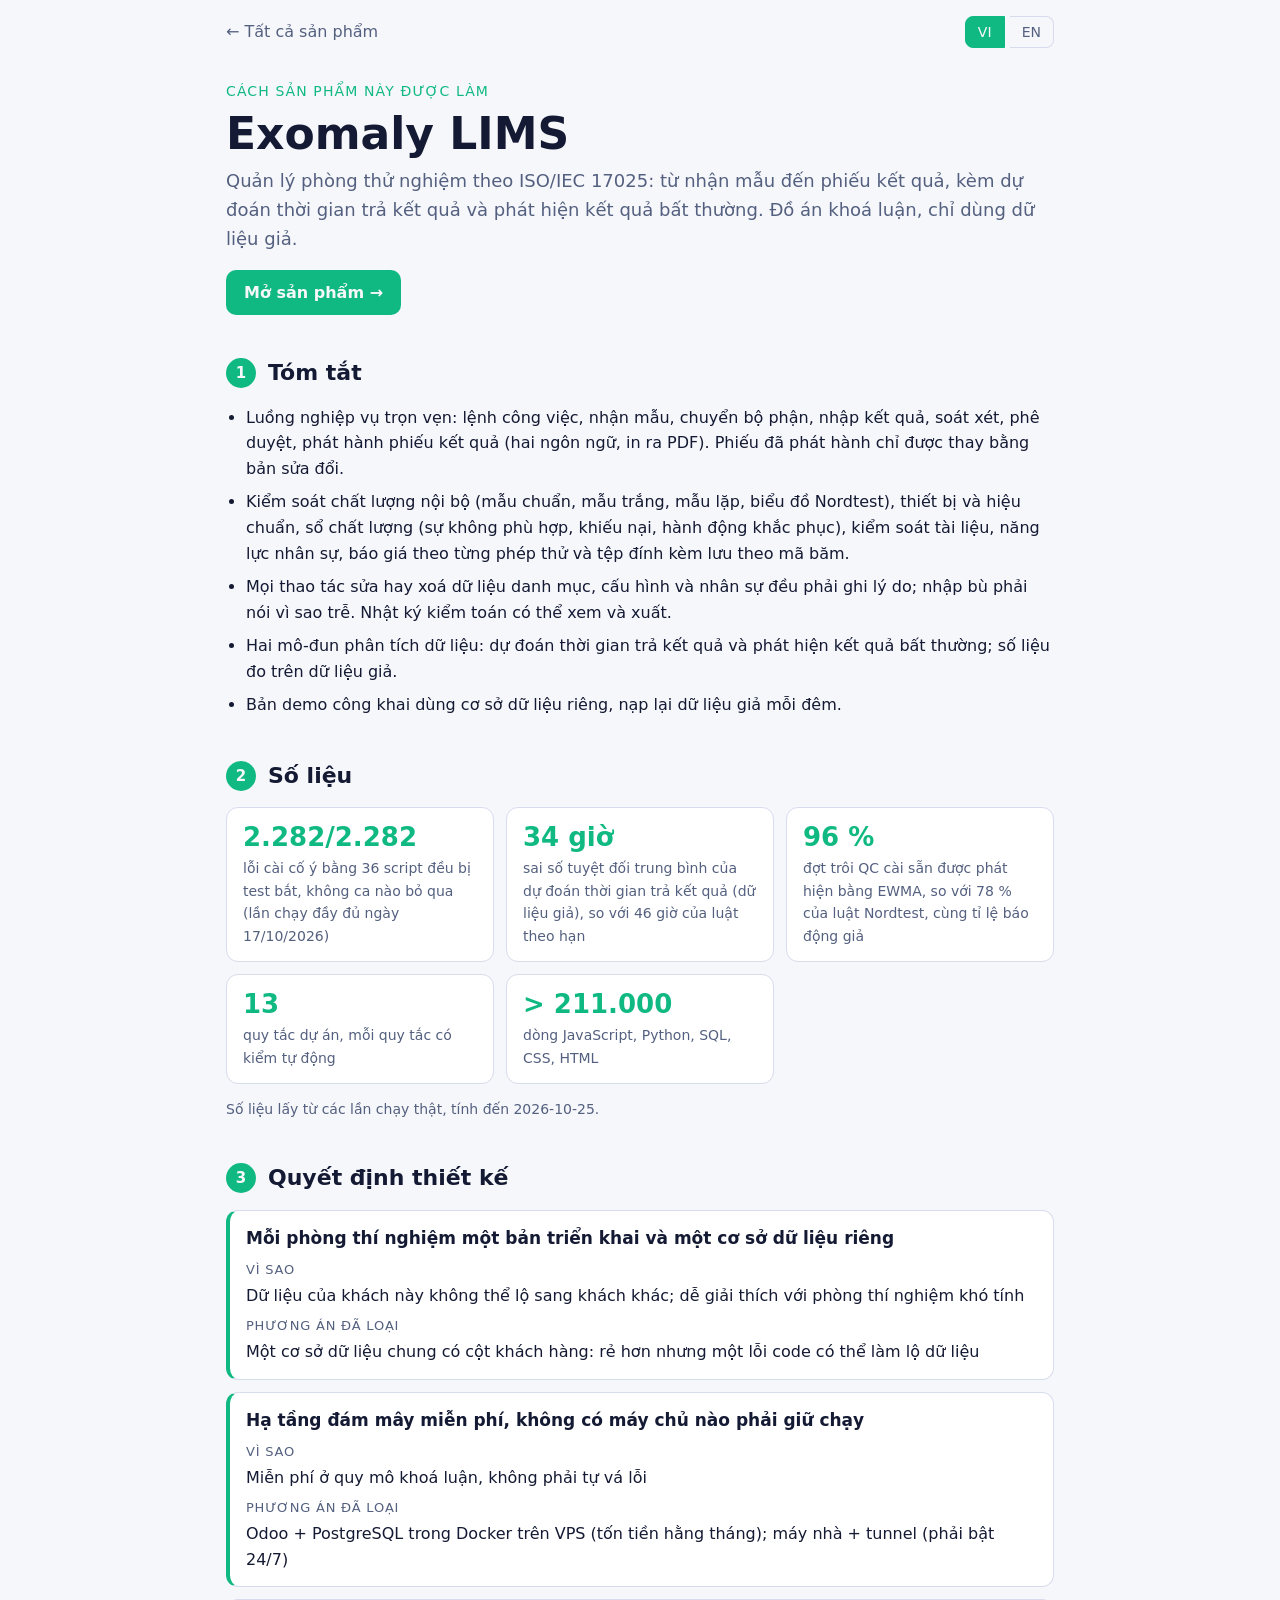
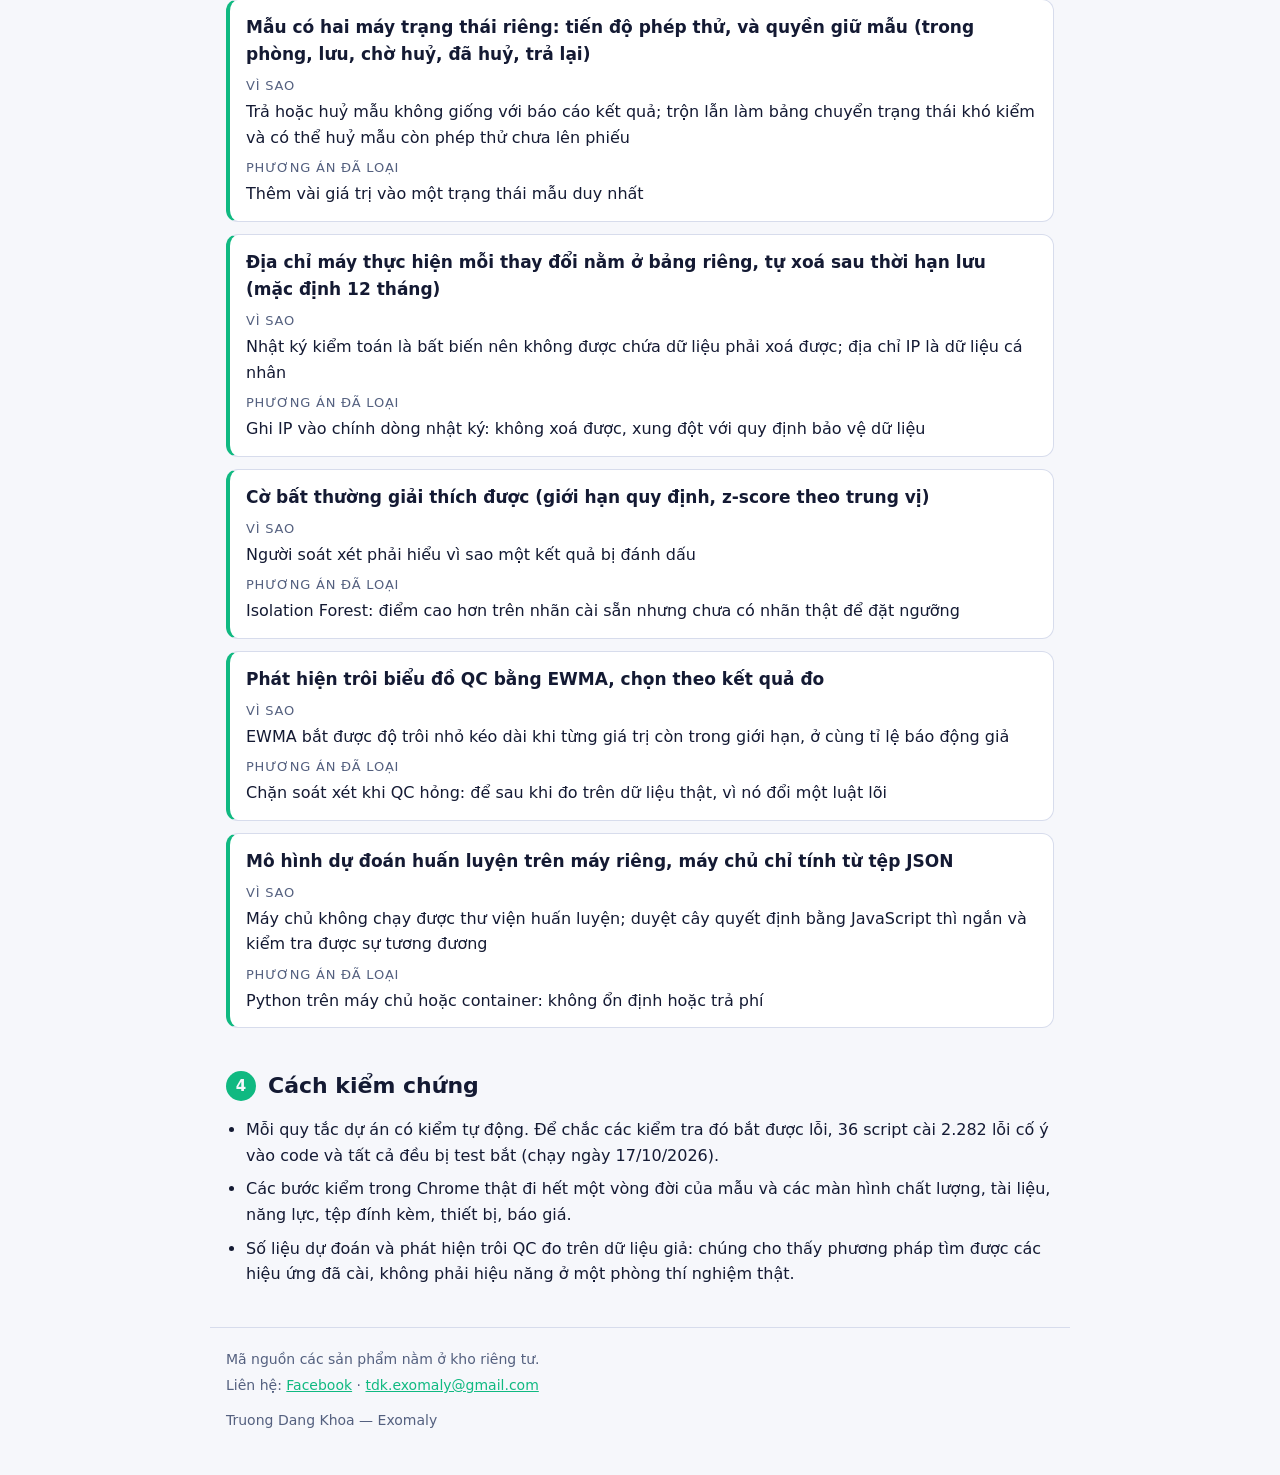
<file: docs/lims.html>
<!doctype html>
<html lang="vi" data-lang="vi">
<head>
<meta charset="utf-8">
<meta name="viewport" content="width=device-width, initial-scale=1">
<title>Exomaly LIMS · Cách làm</title>
<meta name="description" content="Quản lý phòng thử nghiệm theo ISO/IEC 17025: từ nhận mẫu đến phiếu kết quả, kèm dự đoán thời gian trả kết quả và phát hiện kết quả bất thường. Đồ án khoá luận, chỉ dùng dữ liệu giả.">
<link rel="stylesheet" href="style.css">
<script src="app.js"></script>
</head>
<body style="--accent: #10B981">
<header class="top">
  <a class="back" href="index.html"><span lang="vi">← Tất cả sản phẩm</span><span lang="en">← All products</span></a>
  <div class="langs" role="group" aria-label="Language">
    <button type="button" data-set-lang="vi">VI</button>
    <button type="button" data-set-lang="en">EN</button>
  </div>
</header>
<main>
  <p class="eyebrow"><span lang="vi">Cách sản phẩm này được làm</span><span lang="en">How this product is built</span></p>
  <h1>Exomaly LIMS</h1>
  <p class="tagline"><span lang="vi">Quản lý phòng thử nghiệm theo ISO/IEC 17025: từ nhận mẫu đến phiếu kết quả, kèm dự đoán thời gian trả kết quả và phát hiện kết quả bất thường. Đồ án khoá luận, chỉ dùng dữ liệu giả.</span><span lang="en">Laboratory management to ISO/IEC 17025, from sample receipt to the test report, with turnaround-time prediction and anomaly detection. A thesis project, synthetic data only.</span></p>
  <p><a class="cta" href="https://lims.exomaly.com"><span lang="vi">Mở sản phẩm</span><span lang="en">Open the product</span> →</a></p>

  <section>
    <h2><span class="n">1</span><span lang="vi">Tóm tắt</span><span lang="en">Summary</span></h2>
    <ul lang="vi"><li>Luồng nghiệp vụ trọn vẹn: lệnh công việc, nhận mẫu, chuyển bộ phận, nhập kết quả, soát xét, phê duyệt, phát hành phiếu kết quả (hai ngôn ngữ, in ra PDF). Phiếu đã phát hành chỉ được thay bằng bản sửa đổi.</li><li>Kiểm soát chất lượng nội bộ (mẫu chuẩn, mẫu trắng, mẫu lặp, biểu đồ Nordtest), thiết bị và hiệu chuẩn, sổ chất lượng (sự không phù hợp, khiếu nại, hành động khắc phục), kiểm soát tài liệu, năng lực nhân sự, báo giá theo từng phép thử và tệp đính kèm lưu theo mã băm.</li><li>Mọi thao tác sửa hay xoá dữ liệu danh mục, cấu hình và nhân sự đều phải ghi lý do; nhập bù phải nói vì sao trễ. Nhật ký kiểm toán có thể xem và xuất.</li><li>Hai mô-đun phân tích dữ liệu: dự đoán thời gian trả kết quả và phát hiện kết quả bất thường; số liệu đo trên dữ liệu giả.</li><li>Bản demo công khai dùng cơ sở dữ liệu riêng, nạp lại dữ liệu giả mỗi đêm.</li></ul><ul lang="en"><li>A working business flow: work order, sample receipt, transfer to a section, result entry, review, approval, test report issued (two languages, printable to PDF). An issued report is only replaced by an amendment.</li><li>Internal quality control (reference materials, blanks, duplicates, Nordtest charts), equipment and calibration, a quality register (nonconformities, complaints, corrective actions), document control, staff competence, per-test quotations, and file attachments stored by checksum.</li><li>Every edit or delete of catalogue, configuration or staff data must carry a reason; a late entry must state why. The audit trail can be viewed and exported.</li><li>Two data-analysis modules: turnaround-time prediction and anomaly detection in results; figures are measured on synthetic data.</li><li>The public demo uses its own database, reloaded with synthetic data every night.</li></ul>
  </section>

  <section>
    <h2><span class="n">2</span><span lang="vi">Số liệu</span><span lang="en">By the numbers</span></h2>
    <div class="stats"><div class="stat"><div class="v"><span lang="vi">2.282/2.282</span><span lang="en">2,282/2,282</span></div><div class="k"><span lang="vi">lỗi cài cố ý bằng 36 script đều bị test bắt, không ca nào bỏ qua (lần chạy đầy đủ ngày 17/10/2026)</span><span lang="en">deliberate bugs planted by 36 scripts all caught by the tests, none skipped (full run of 2026-10-17)</span></div></div><div class="stat"><div class="v"><span lang="vi">34 giờ</span><span lang="en">34 h</span></div><div class="k"><span lang="vi">sai số tuyệt đối trung bình của dự đoán thời gian trả kết quả (dữ liệu giả), so với 46 giờ của luật theo hạn</span><span lang="en">mean absolute error of the turnaround prediction (synthetic data), against 46 h for the due-date rule</span></div></div><div class="stat"><div class="v"><span lang="vi">96 %</span><span lang="en">96 %</span></div><div class="k"><span lang="vi">đợt trôi QC cài sẵn được phát hiện bằng EWMA, so với 78 % của luật Nordtest, cùng tỉ lệ báo động giả</span><span lang="en">planted QC drift episodes detected with EWMA, against 78 % for the Nordtest rules, at the same false-alarm rate</span></div></div><div class="stat"><div class="v"><span lang="vi">13</span><span lang="en">13</span></div><div class="k"><span lang="vi">quy tắc dự án, mỗi quy tắc có kiểm tự động</span><span lang="en">project rules, each with an automatic check</span></div></div><div class="stat"><div class="v"><span lang="vi">&gt; 211.000</span><span lang="en">&gt; 211,000</span></div><div class="k"><span lang="vi">dòng JavaScript, Python, SQL, CSS, HTML</span><span lang="en">lines of JavaScript, Python, SQL, CSS, HTML</span></div></div></div>
    <p class="asof"><span lang="vi">Số liệu lấy từ các lần chạy thật, tính đến 2026-10-25.</span><span lang="en">Figures come from real runs, as of 2026-10-25.</span></p>
  </section>

  <section>
    <h2><span class="n">3</span><span lang="vi">Quyết định thiết kế</span><span lang="en">Design decisions</span></h2>
    <article class="dec"><h3><span lang="vi">Mỗi phòng thí nghiệm một bản triển khai và một cơ sở dữ liệu riêng</span><span lang="en">One deployment per laboratory, each with its own database</span></h3><dl><dt><span lang="vi">Vì sao</span><span lang="en">Why</span></dt><dd><span lang="vi">Dữ liệu của khách này không thể lộ sang khách khác; dễ giải thích với phòng thí nghiệm khó tính</span><span lang="en">One customer&#x27;s data cannot leak to another; easy to explain to demanding labs</span></dd><dt><span lang="vi">Phương án đã loại</span><span lang="en">Rejected alternative</span></dt><dd><span lang="vi">Một cơ sở dữ liệu chung có cột khách hàng: rẻ hơn nhưng một lỗi code có thể làm lộ dữ liệu</span><span lang="en">One shared database with a customer column: cheaper, but one code bug could leak data</span></dd></dl></article><article class="dec"><h3><span lang="vi">Hạ tầng đám mây miễn phí, không có máy chủ nào phải giữ chạy</span><span lang="en">Free cloud infrastructure, no server to keep running</span></h3><dl><dt><span lang="vi">Vì sao</span><span lang="en">Why</span></dt><dd><span lang="vi">Miễn phí ở quy mô khoá luận, không phải tự vá lỗi</span><span lang="en">Free at thesis scale, no self-patching</span></dd><dt><span lang="vi">Phương án đã loại</span><span lang="en">Rejected alternative</span></dt><dd><span lang="vi">Odoo + PostgreSQL trong Docker trên VPS (tốn tiền hằng tháng); máy nhà + tunnel (phải bật 24/7)</span><span lang="en">Odoo + PostgreSQL in Docker on a VPS (monthly cost); home machine + tunnel (must stay on 24/7)</span></dd></dl></article><article class="dec"><h3><span lang="vi">Mẫu có hai máy trạng thái riêng: tiến độ phép thử, và quyền giữ mẫu (trong phòng, lưu, chờ huỷ, đã huỷ, trả lại)</span><span lang="en">A sample has two separate state machines: test progress, and physical custody (in lab, retained, pending disposal, disposed, returned)</span></h3><dl><dt><span lang="vi">Vì sao</span><span lang="en">Why</span></dt><dd><span lang="vi">Trả hoặc huỷ mẫu không giống với báo cáo kết quả; trộn lẫn làm bảng chuyển trạng thái khó kiểm và có thể huỷ mẫu còn phép thử chưa lên phiếu</span><span lang="en">Returning or disposing of a sample is not the same as reporting its results; mixing them makes the transition table hard to check and risks disposing of a sample that still has tests not on a report</span></dd><dt><span lang="vi">Phương án đã loại</span><span lang="en">Rejected alternative</span></dt><dd><span lang="vi">Thêm vài giá trị vào một trạng thái mẫu duy nhất</span><span lang="en">Adding a few values to one single sample status</span></dd></dl></article><article class="dec"><h3><span lang="vi">Địa chỉ máy thực hiện mỗi thay đổi nằm ở bảng riêng, tự xoá sau thời hạn lưu (mặc định 12 tháng)</span><span lang="en">The address of the machine behind each change goes in a separate table that deletes itself after a retention period (12 months by default)</span></h3><dl><dt><span lang="vi">Vì sao</span><span lang="en">Why</span></dt><dd><span lang="vi">Nhật ký kiểm toán là bất biến nên không được chứa dữ liệu phải xoá được; địa chỉ IP là dữ liệu cá nhân</span><span lang="en">The audit trail is immutable so it cannot hold data that must be deletable; an IP address is personal data</span></dd><dt><span lang="vi">Phương án đã loại</span><span lang="en">Rejected alternative</span></dt><dd><span lang="vi">Ghi IP vào chính dòng nhật ký: không xoá được, xung đột với quy định bảo vệ dữ liệu</span><span lang="en">Writing the IP into the audit row itself: cannot be deleted, conflicts with data protection rules</span></dd></dl></article><article class="dec"><h3><span lang="vi">Cờ bất thường giải thích được (giới hạn quy định, z-score theo trung vị)</span><span lang="en">Explainable anomaly flags (regulatory limits, median-based z-score)</span></h3><dl><dt><span lang="vi">Vì sao</span><span lang="en">Why</span></dt><dd><span lang="vi">Người soát xét phải hiểu vì sao một kết quả bị đánh dấu</span><span lang="en">A reviewer must understand why a result is flagged</span></dd><dt><span lang="vi">Phương án đã loại</span><span lang="en">Rejected alternative</span></dt><dd><span lang="vi">Isolation Forest: điểm cao hơn trên nhãn cài sẵn nhưng chưa có nhãn thật để đặt ngưỡng</span><span lang="en">Isolation Forest: scores higher on planted labels but there are no real labels to set a threshold yet</span></dd></dl></article><article class="dec"><h3><span lang="vi">Phát hiện trôi biểu đồ QC bằng EWMA, chọn theo kết quả đo</span><span lang="en">QC drift detection by EWMA, chosen by measurement</span></h3><dl><dt><span lang="vi">Vì sao</span><span lang="en">Why</span></dt><dd><span lang="vi">EWMA bắt được độ trôi nhỏ kéo dài khi từng giá trị còn trong giới hạn, ở cùng tỉ lệ báo động giả</span><span lang="en">EWMA catches small lasting drift while each value is still within its limits, at the same false-alarm rate</span></dd><dt><span lang="vi">Phương án đã loại</span><span lang="en">Rejected alternative</span></dt><dd><span lang="vi">Chặn soát xét khi QC hỏng: để sau khi đo trên dữ liệu thật, vì nó đổi một luật lõi</span><span lang="en">Blocking review when QC fails: left until measurements on real data, because it changes a core rule</span></dd></dl></article><article class="dec"><h3><span lang="vi">Mô hình dự đoán huấn luyện trên máy riêng, máy chủ chỉ tính từ tệp JSON</span><span lang="en">Prediction models trained on a workstation, the server only computes from JSON</span></h3><dl><dt><span lang="vi">Vì sao</span><span lang="en">Why</span></dt><dd><span lang="vi">Máy chủ không chạy được thư viện huấn luyện; duyệt cây quyết định bằng JavaScript thì ngắn và kiểm tra được sự tương đương</span><span lang="en">The server cannot run the training library; walking decision trees in JavaScript is short and can be checked for parity</span></dd><dt><span lang="vi">Phương án đã loại</span><span lang="en">Rejected alternative</span></dt><dd><span lang="vi">Python trên máy chủ hoặc container: không ổn định hoặc trả phí</span><span lang="en">Python on the server or containers: unstable or paid</span></dd></dl></article>
  </section>

  <section>
    <h2><span class="n">4</span><span lang="vi">Cách kiểm chứng</span><span lang="en">How it is verified</span></h2>
    <ul lang="vi"><li>Mỗi quy tắc dự án có kiểm tự động. Để chắc các kiểm tra đó bắt được lỗi, 36 script cài 2.282 lỗi cố ý vào code và tất cả đều bị test bắt (chạy ngày 17/10/2026).</li><li>Các bước kiểm trong Chrome thật đi hết một vòng đời của mẫu và các màn hình chất lượng, tài liệu, năng lực, tệp đính kèm, thiết bị, báo giá.</li><li>Số liệu dự đoán và phát hiện trôi QC đo trên dữ liệu giả: chúng cho thấy phương pháp tìm được các hiệu ứng đã cài, không phải hiệu năng ở một phòng thí nghiệm thật.</li></ul><ul lang="en"><li>Every project rule has an automatic check. To make sure those checks catch real faults, 36 scripts planted 2,282 deliberate bugs in the code and the tests caught all of them (run of 2026-10-17).</li><li>Steps checked in a real Chrome go through a full sample life cycle and the quality, document, competence, attachment, equipment and quotation screens.</li><li>The prediction and QC-drift figures are measured on synthetic data: they show the method finds the planted effects, not how it performs in a real laboratory.</li></ul>
  </section>
</main>
<footer>
  <p><span lang="vi">Mã nguồn các sản phẩm nằm ở kho riêng tư.</span><span lang="en">Source code is kept in private repositories.</span></p>
  <p><span lang="vi">Liên hệ</span><span lang="en">Contact</span>: <a href="https://www.facebook.com/Exomaly">Facebook</a> · <a href="mailto:tdk.exomaly@gmail.com">tdk.exomaly@gmail.com</a></p>
  <p class="brand">Truong Dang Khoa — Exomaly</p>
</footer>
</body>
</html>
</file>
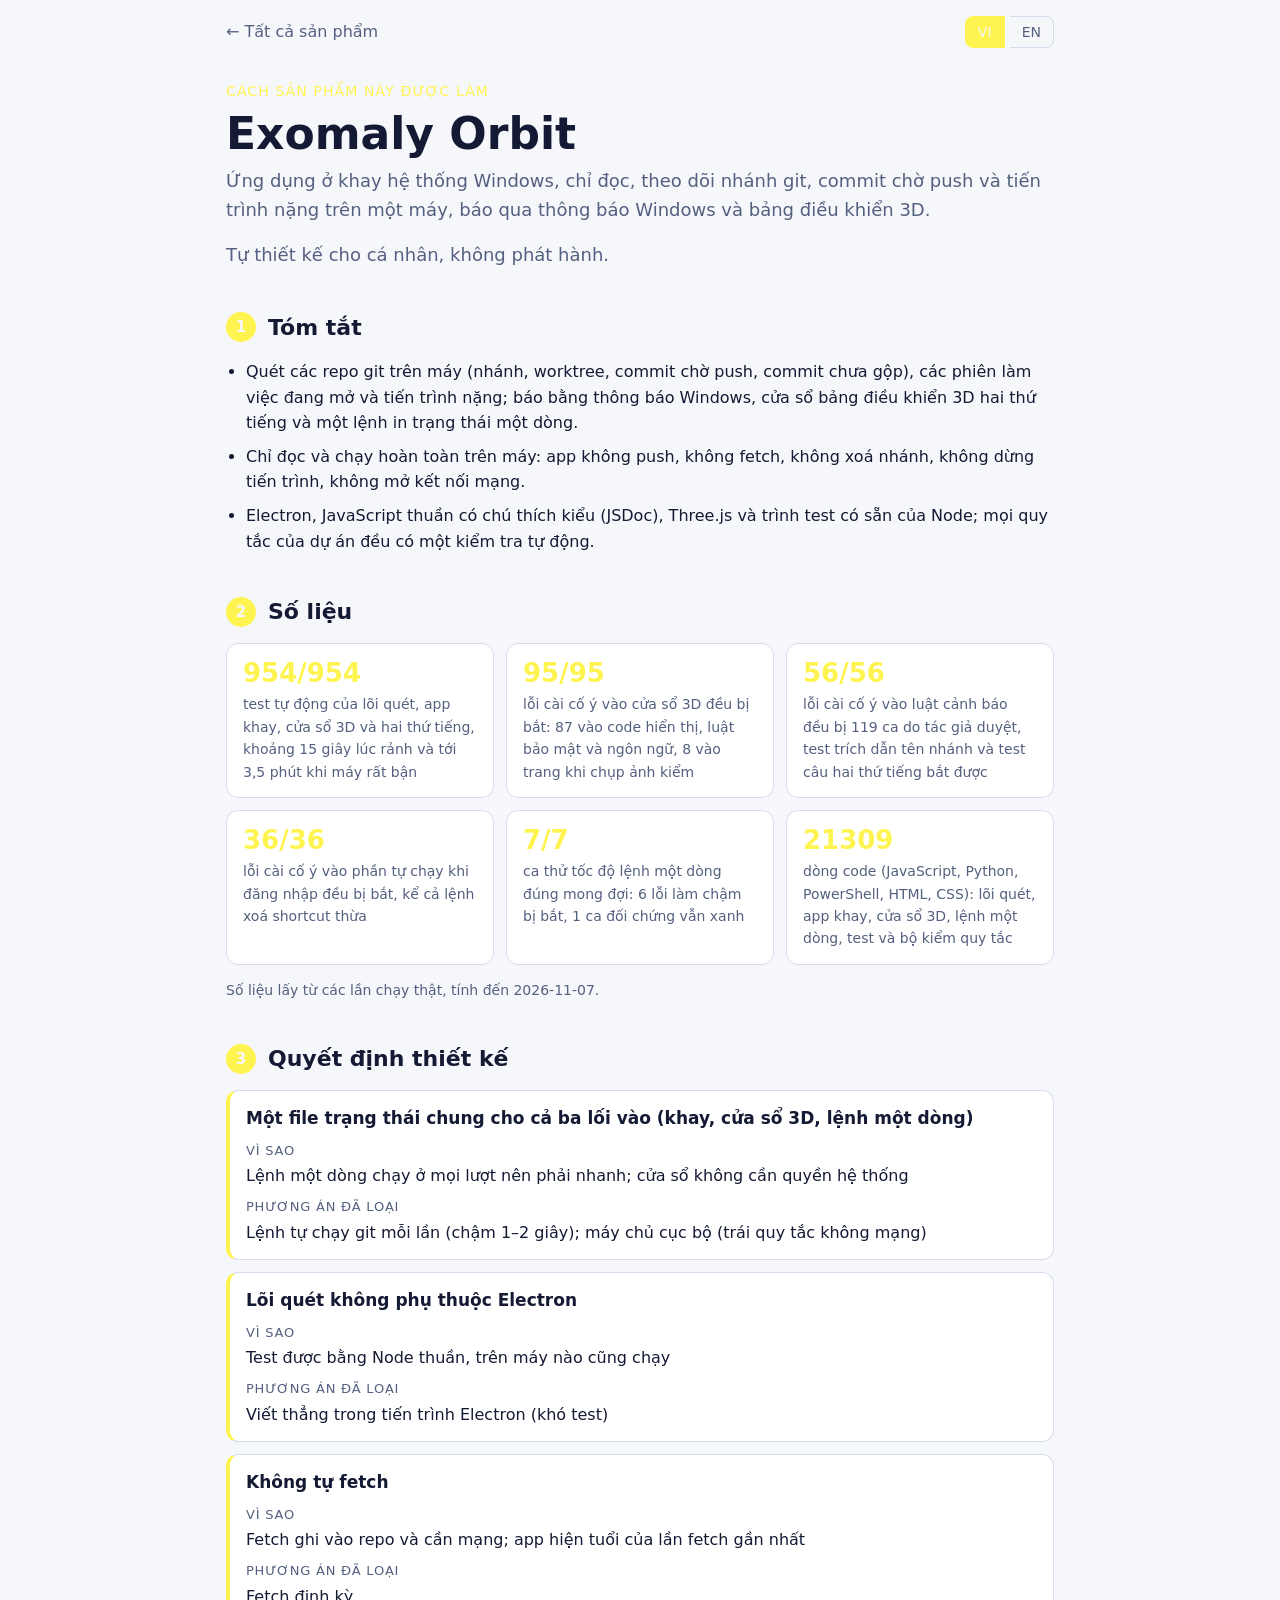
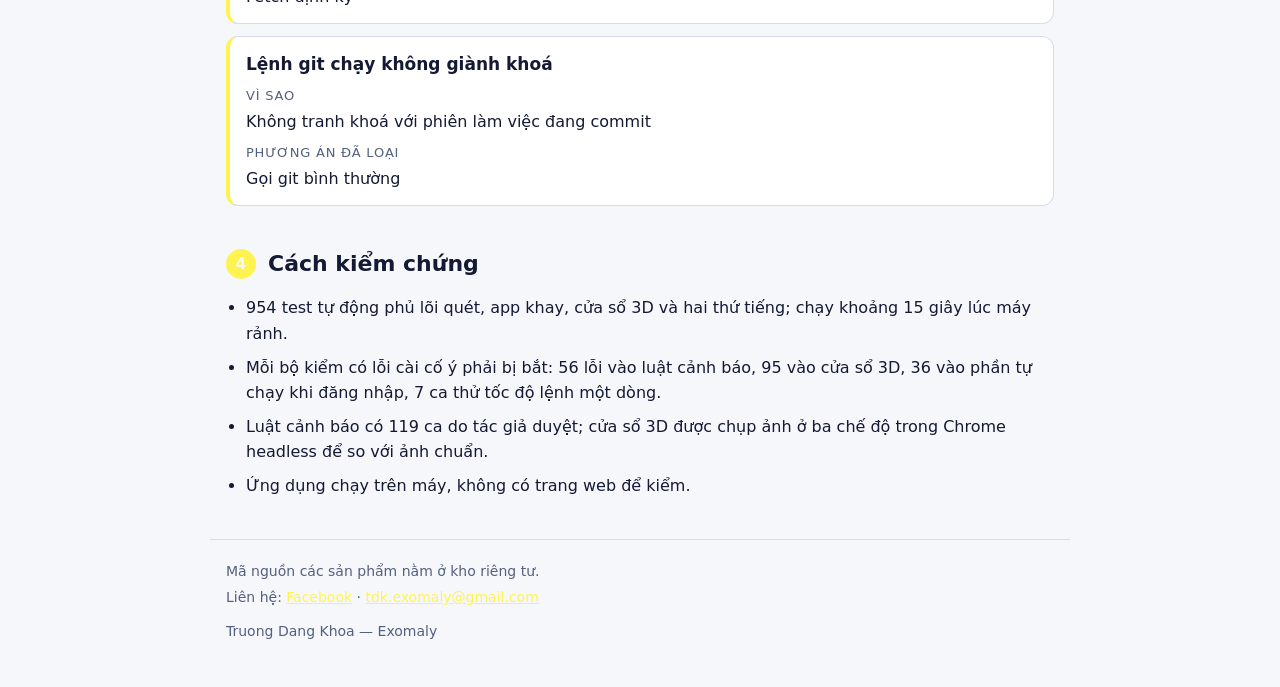
<file: docs/orbit.html>
<!doctype html>
<html lang="vi" data-lang="vi">
<head>
<meta charset="utf-8">
<meta name="viewport" content="width=device-width, initial-scale=1">
<title>Exomaly Orbit · Cách làm</title>
<meta name="description" content="Ứng dụng ở khay hệ thống Windows, chỉ đọc, theo dõi nhánh git, commit chờ push và tiến trình nặng trên một máy, báo qua thông báo Windows và bảng điều khiển 3D.">
<link rel="stylesheet" href="style.css">
<script src="app.js"></script>
</head>
<body style="--accent: #FFF44F">
<header class="top">
  <a class="back" href="index.html"><span lang="vi">← Tất cả sản phẩm</span><span lang="en">← All products</span></a>
  <div class="langs" role="group" aria-label="Language">
    <button type="button" data-set-lang="vi">VI</button>
    <button type="button" data-set-lang="en">EN</button>
  </div>
</header>
<main>
  <p class="eyebrow"><span lang="vi">Cách sản phẩm này được làm</span><span lang="en">How this product is built</span></p>
  <h1>Exomaly Orbit</h1>
  <p class="tagline"><span lang="vi">Ứng dụng ở khay hệ thống Windows, chỉ đọc, theo dõi nhánh git, commit chờ push và tiến trình nặng trên một máy, báo qua thông báo Windows và bảng điều khiển 3D.</span><span lang="en">A read-only Windows system-tray app that watches git branches, commits waiting to be pushed and heavy processes on one machine, and reports through Windows notifications and a 3D dashboard.</span></p>
  <p class="tagline"><span lang="vi">Tự thiết kế cho cá nhân, không phát hành.</span><span lang="en">Self-designed for personal use, not released.</span></p>

  <section>
    <h2><span class="n">1</span><span lang="vi">Tóm tắt</span><span lang="en">Summary</span></h2>
    <ul lang="vi"><li>Quét các repo git trên máy (nhánh, worktree, commit chờ push, commit chưa gộp), các phiên làm việc đang mở và tiến trình nặng; báo bằng thông báo Windows, cửa sổ bảng điều khiển 3D hai thứ tiếng và một lệnh in trạng thái một dòng.</li><li>Chỉ đọc và chạy hoàn toàn trên máy: app không push, không fetch, không xoá nhánh, không dừng tiến trình, không mở kết nối mạng.</li><li>Electron, JavaScript thuần có chú thích kiểu (JSDoc), Three.js và trình test có sẵn của Node; mọi quy tắc của dự án đều có một kiểm tra tự động.</li></ul><ul lang="en"><li>Scans the git repositories on the machine (branches, worktrees, commits waiting to be pushed, unmerged commits), the open work sessions and heavy processes; reports through Windows notifications, a bilingual 3D dashboard window and a one-line status command.</li><li>Read-only and fully local: the app never pushes, fetches, deletes branches or stops processes, and opens no network connection.</li><li>Electron, plain JavaScript with type annotations (JSDoc), Three.js and Node&#x27;s built-in test runner; every project rule has an automated check.</li></ul>
  </section>

  <section>
    <h2><span class="n">2</span><span lang="vi">Số liệu</span><span lang="en">By the numbers</span></h2>
    <div class="stats"><div class="stat"><div class="v"><span lang="vi">954/954</span><span lang="en">954/954</span></div><div class="k"><span lang="vi">test tự động của lõi quét, app khay, cửa sổ 3D và hai thứ tiếng, khoảng 15 giây lúc rảnh và tới 3,5 phút khi máy rất bận</span><span lang="en">automated tests of the scanning core, tray app, 3D window and both languages, about 15 seconds idle and up to 3.5 minutes under heavy load</span></div></div><div class="stat"><div class="v"><span lang="vi">95/95</span><span lang="en">95/95</span></div><div class="k"><span lang="vi">lỗi cài cố ý vào cửa sổ 3D đều bị bắt: 87 vào code hiển thị, luật bảo mật và ngôn ngữ, 8 vào trang khi chụp ảnh kiểm</span><span lang="en">deliberate bugs planted in the 3D window, all caught: 87 in the display code, security rules and language handling, 8 in the page during the screenshot check</span></div></div><div class="stat"><div class="v"><span lang="vi">56/56</span><span lang="en">56/56</span></div><div class="k"><span lang="vi">lỗi cài cố ý vào luật cảnh báo đều bị 119 ca do tác giả duyệt, test trích dẫn tên nhánh và test câu hai thứ tiếng bắt được</span><span lang="en">deliberate bugs planted in the alert rules, all caught by the 119 author-approved cases, the branch-name quoting test and the two-language sentence test</span></div></div><div class="stat"><div class="v"><span lang="vi">36/36</span><span lang="en">36/36</span></div><div class="k"><span lang="vi">lỗi cài cố ý vào phần tự chạy khi đăng nhập đều bị bắt, kể cả lệnh xoá shortcut thừa</span><span lang="en">bugs deliberately planted in the start-at-sign-in code, all caught, including the command that deletes a stray shortcut</span></div></div><div class="stat"><div class="v"><span lang="vi">7/7</span><span lang="en">7/7</span></div><div class="k"><span lang="vi">ca thử tốc độ lệnh một dòng đúng mong đợi: 6 lỗi làm chậm bị bắt, 1 ca đối chứng vẫn xanh</span><span lang="en">speed checks of the one-line command behaved as expected: 6 slowdowns caught, 1 control case stayed green</span></div></div><div class="stat"><div class="v"><span lang="vi">21309</span><span lang="en">21309</span></div><div class="k"><span lang="vi">dòng code (JavaScript, Python, PowerShell, HTML, CSS): lõi quét, app khay, cửa sổ 3D, lệnh một dòng, test và bộ kiểm quy tắc</span><span lang="en">lines of code (JavaScript, Python, PowerShell, HTML, CSS): scanning core, tray app, 3D window, one-line command, tests and the rule checker</span></div></div></div>
    <p class="asof"><span lang="vi">Số liệu lấy từ các lần chạy thật, tính đến 2026-11-07.</span><span lang="en">Figures come from real runs, as of 2026-11-07.</span></p>
  </section>

  <section>
    <h2><span class="n">3</span><span lang="vi">Quyết định thiết kế</span><span lang="en">Design decisions</span></h2>
    <article class="dec"><h3><span lang="vi">Một file trạng thái chung cho cả ba lối vào (khay, cửa sổ 3D, lệnh một dòng)</span><span lang="en">One shared status file for all three entry points (tray, 3D window, one-line command)</span></h3><dl><dt><span lang="vi">Vì sao</span><span lang="en">Why</span></dt><dd><span lang="vi">Lệnh một dòng chạy ở mọi lượt nên phải nhanh; cửa sổ không cần quyền hệ thống</span><span lang="en">The one-line command runs every turn, so it must be fast; the window needs no system access</span></dd><dt><span lang="vi">Phương án đã loại</span><span lang="en">Rejected alternative</span></dt><dd><span lang="vi">Lệnh tự chạy git mỗi lần (chậm 1–2 giây); máy chủ cục bộ (trái quy tắc không mạng)</span><span lang="en">Command running git every time (1–2 seconds); local server (breaks the no-network rule)</span></dd></dl></article><article class="dec"><h3><span lang="vi">Lõi quét không phụ thuộc Electron</span><span lang="en">Scanning core independent of Electron</span></h3><dl><dt><span lang="vi">Vì sao</span><span lang="en">Why</span></dt><dd><span lang="vi">Test được bằng Node thuần, trên máy nào cũng chạy</span><span lang="en">Testable with plain Node, on any machine</span></dd><dt><span lang="vi">Phương án đã loại</span><span lang="en">Rejected alternative</span></dt><dd><span lang="vi">Viết thẳng trong tiến trình Electron (khó test)</span><span lang="en">Writing it straight into the Electron process (hard to test)</span></dd></dl></article><article class="dec"><h3><span lang="vi">Không tự fetch</span><span lang="en">No automatic fetch</span></h3><dl><dt><span lang="vi">Vì sao</span><span lang="en">Why</span></dt><dd><span lang="vi">Fetch ghi vào repo và cần mạng; app hiện tuổi của lần fetch gần nhất</span><span lang="en">Fetching writes to the repository and needs the network; the app shows the age of the last fetch</span></dd><dt><span lang="vi">Phương án đã loại</span><span lang="en">Rejected alternative</span></dt><dd><span lang="vi">Fetch định kỳ</span><span lang="en">Periodic fetch</span></dd></dl></article><article class="dec"><h3><span lang="vi">Lệnh git chạy không giành khoá</span><span lang="en">Git commands run without taking locks</span></h3><dl><dt><span lang="vi">Vì sao</span><span lang="en">Why</span></dt><dd><span lang="vi">Không tranh khoá với phiên làm việc đang commit</span><span lang="en">No lock contention with a work session that is committing</span></dd><dt><span lang="vi">Phương án đã loại</span><span lang="en">Rejected alternative</span></dt><dd><span lang="vi">Gọi git bình thường</span><span lang="en">Calling git normally</span></dd></dl></article>
  </section>

  <section>
    <h2><span class="n">4</span><span lang="vi">Cách kiểm chứng</span><span lang="en">How it is verified</span></h2>
    <ul lang="vi"><li>954 test tự động phủ lõi quét, app khay, cửa sổ 3D và hai thứ tiếng; chạy khoảng 15 giây lúc máy rảnh.</li><li>Mỗi bộ kiểm có lỗi cài cố ý phải bị bắt: 56 lỗi vào luật cảnh báo, 95 vào cửa sổ 3D, 36 vào phần tự chạy khi đăng nhập, 7 ca thử tốc độ lệnh một dòng.</li><li>Luật cảnh báo có 119 ca do tác giả duyệt; cửa sổ 3D được chụp ảnh ở ba chế độ trong Chrome headless để so với ảnh chuẩn.</li><li>Ứng dụng chạy trên máy, không có trang web để kiểm.</li></ul><ul lang="en"><li>954 automated tests cover the scanning core, the tray app, the 3D window and both languages; about 15 seconds on an idle machine.</li><li>Each check has deliberately planted bugs it must catch: 56 in the alert rules, 95 in the 3D window, 36 in the start-at-sign-in code, 7 speed checks of the one-line command.</li><li>The alert rules have 119 author-approved cases; the 3D window is screenshotted in three modes in headless Chrome and compared with reference images.</li><li>The app runs locally; there is no website to check.</li></ul>
  </section>
</main>
<footer>
  <p><span lang="vi">Mã nguồn các sản phẩm nằm ở kho riêng tư.</span><span lang="en">Source code is kept in private repositories.</span></p>
  <p><span lang="vi">Liên hệ</span><span lang="en">Contact</span>: <a href="https://www.facebook.com/Exomaly">Facebook</a> · <a href="mailto:tdk.exomaly@gmail.com">tdk.exomaly@gmail.com</a></p>
  <p class="brand">Truong Dang Khoa — Exomaly</p>
</footer>
</body>
</html>
</file>
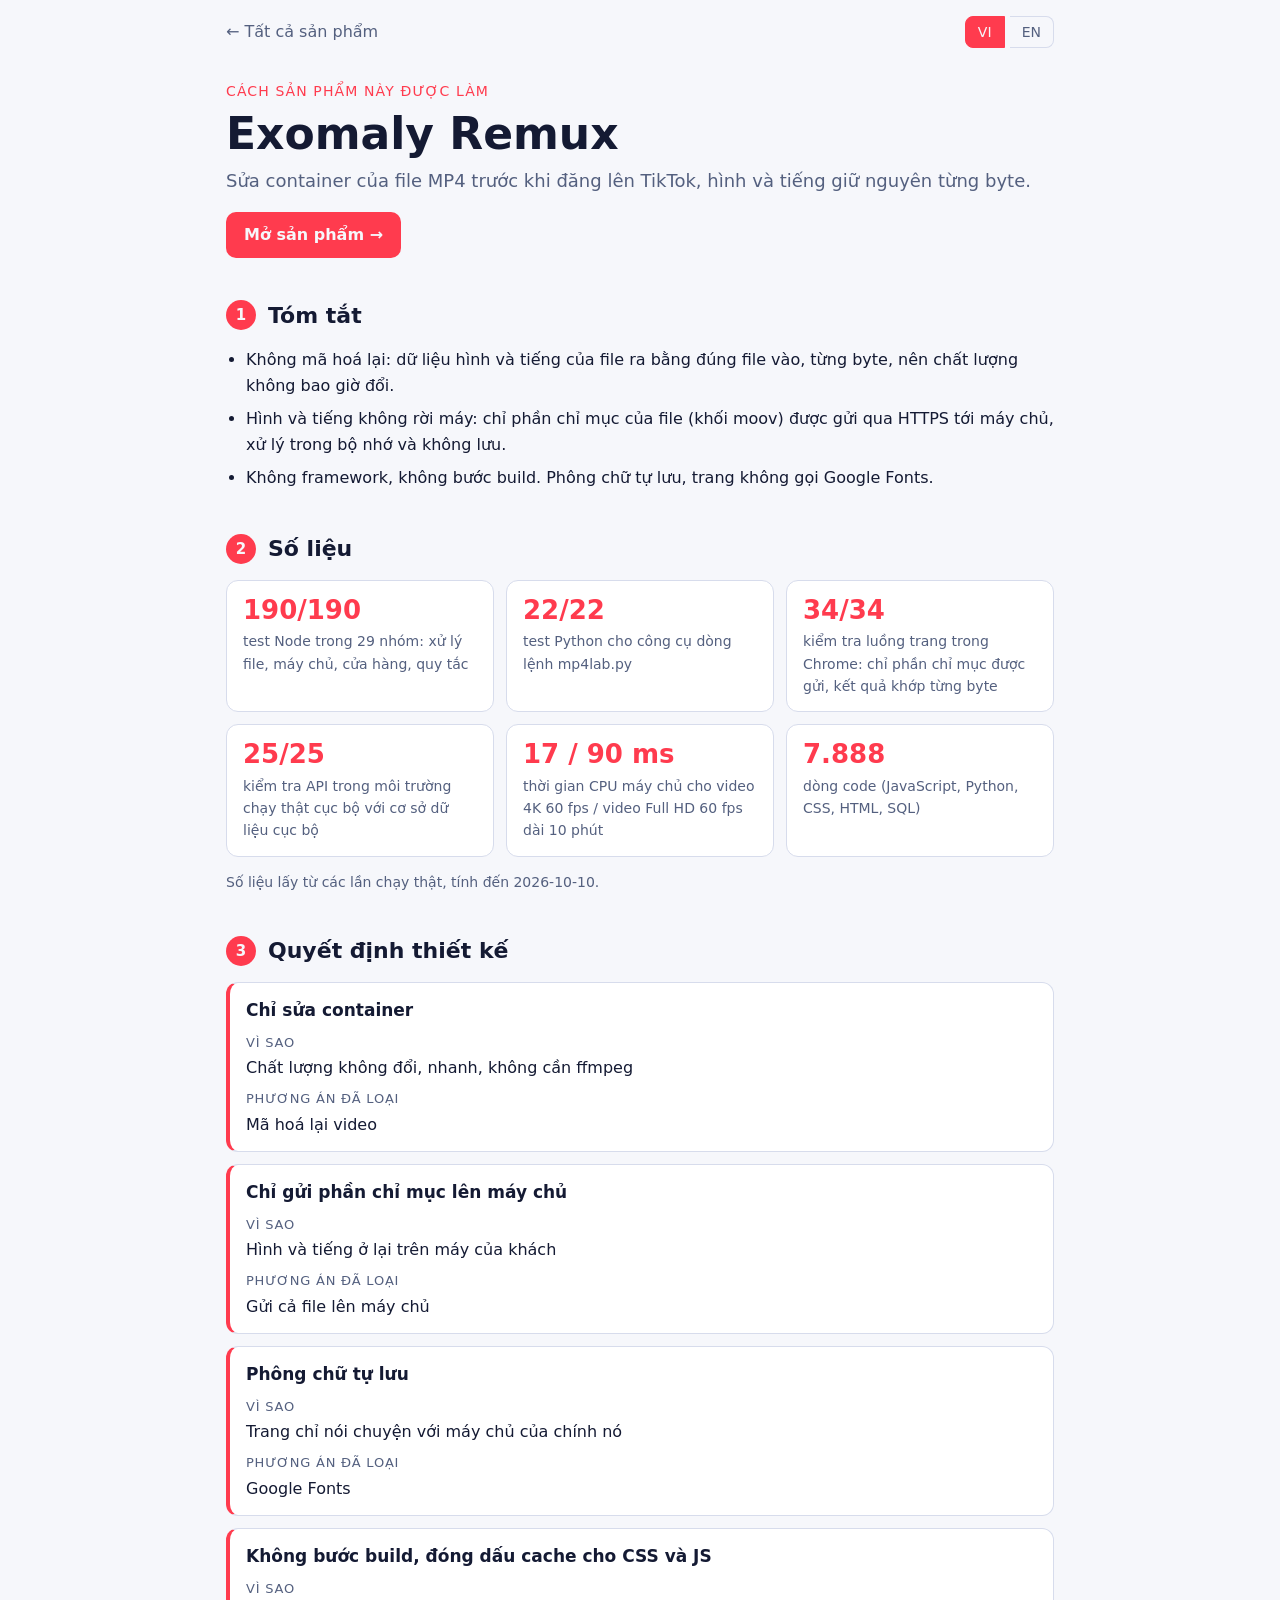
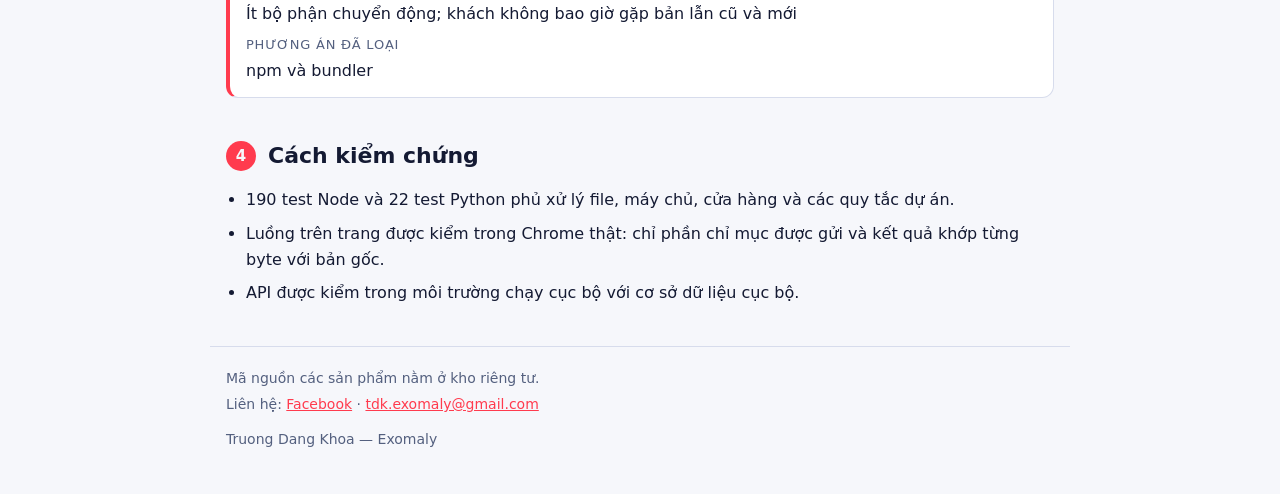
<file: docs/remux.html>
<!doctype html>
<html lang="vi" data-lang="vi">
<head>
<meta charset="utf-8">
<meta name="viewport" content="width=device-width, initial-scale=1">
<title>Exomaly Remux · Cách làm</title>
<meta name="description" content="Sửa container của file MP4 trước khi đăng lên TikTok, hình và tiếng giữ nguyên từng byte.">
<link rel="stylesheet" href="style.css">
<script src="app.js"></script>
</head>
<body style="--accent: #FF3B4E">
<header class="top">
  <a class="back" href="index.html"><span lang="vi">← Tất cả sản phẩm</span><span lang="en">← All products</span></a>
  <div class="langs" role="group" aria-label="Language">
    <button type="button" data-set-lang="vi">VI</button>
    <button type="button" data-set-lang="en">EN</button>
  </div>
</header>
<main>
  <p class="eyebrow"><span lang="vi">Cách sản phẩm này được làm</span><span lang="en">How this product is built</span></p>
  <h1>Exomaly Remux</h1>
  <p class="tagline"><span lang="vi">Sửa container của file MP4 trước khi đăng lên TikTok, hình và tiếng giữ nguyên từng byte.</span><span lang="en">Fixes the container of an MP4 file before posting to TikTok, picture and sound unchanged byte for byte.</span></p>
  <p><a class="cta" href="https://upload.exomaly.com"><span lang="vi">Mở sản phẩm</span><span lang="en">Open the product</span> →</a></p>

  <section>
    <h2><span class="n">1</span><span lang="vi">Tóm tắt</span><span lang="en">Summary</span></h2>
    <ul lang="vi"><li>Không mã hoá lại: dữ liệu hình và tiếng của file ra bằng đúng file vào, từng byte, nên chất lượng không bao giờ đổi.</li><li>Hình và tiếng không rời máy: chỉ phần chỉ mục của file (khối moov) được gửi qua HTTPS tới máy chủ, xử lý trong bộ nhớ và không lưu.</li><li>Không framework, không bước build. Phông chữ tự lưu, trang không gọi Google Fonts.</li></ul><ul lang="en"><li>No re-encoding: the picture and sound data of the output equal the input byte for byte, so quality never changes.</li><li>Picture and sound never leave the device: only the file&#x27;s index (the moov box) goes over HTTPS to the server, is processed in memory and is not stored.</li><li>No framework, no build step. Fonts are self-hosted, the page makes no call to Google Fonts.</li></ul>
  </section>

  <section>
    <h2><span class="n">2</span><span lang="vi">Số liệu</span><span lang="en">By the numbers</span></h2>
    <div class="stats"><div class="stat"><div class="v"><span lang="vi">190/190</span><span lang="en">190/190</span></div><div class="k"><span lang="vi">test Node trong 29 nhóm: xử lý file, máy chủ, cửa hàng, quy tắc</span><span lang="en">Node tests in 29 groups: file processing, server, shop, rules</span></div></div><div class="stat"><div class="v"><span lang="vi">22/22</span><span lang="en">22/22</span></div><div class="k"><span lang="vi">test Python cho công cụ dòng lệnh mp4lab.py</span><span lang="en">Python tests for the mp4lab.py command-line tool</span></div></div><div class="stat"><div class="v"><span lang="vi">34/34</span><span lang="en">34/34</span></div><div class="k"><span lang="vi">kiểm tra luồng trang trong Chrome: chỉ phần chỉ mục được gửi, kết quả khớp từng byte</span><span lang="en">page-flow checks in Chrome: only the index is sent, results match byte for byte</span></div></div><div class="stat"><div class="v"><span lang="vi">25/25</span><span lang="en">25/25</span></div><div class="k"><span lang="vi">kiểm tra API trong môi trường chạy thật cục bộ với cơ sở dữ liệu cục bộ</span><span lang="en">API checks inside a local runtime with a local database</span></div></div><div class="stat"><div class="v"><span lang="vi">17 / 90 ms</span><span lang="en">17 / 90 ms</span></div><div class="k"><span lang="vi">thời gian CPU máy chủ cho video 4K 60 fps / video Full HD 60 fps dài 10 phút</span><span lang="en">server CPU for a 4K 60 fps test video / a 10-minute Full HD 60 fps video</span></div></div><div class="stat"><div class="v"><span lang="vi">7.888</span><span lang="en">7.888</span></div><div class="k"><span lang="vi">dòng code (JavaScript, Python, CSS, HTML, SQL)</span><span lang="en">lines of code (JavaScript, Python, CSS, HTML, SQL)</span></div></div></div>
    <p class="asof"><span lang="vi">Số liệu lấy từ các lần chạy thật, tính đến 2026-10-10.</span><span lang="en">Figures come from real runs, as of 2026-10-10.</span></p>
  </section>

  <section>
    <h2><span class="n">3</span><span lang="vi">Quyết định thiết kế</span><span lang="en">Design decisions</span></h2>
    <article class="dec"><h3><span lang="vi">Chỉ sửa container</span><span lang="en">Fix the container only</span></h3><dl><dt><span lang="vi">Vì sao</span><span lang="en">Why</span></dt><dd><span lang="vi">Chất lượng không đổi, nhanh, không cần ffmpeg</span><span lang="en">Quality unchanged, fast, no ffmpeg needed</span></dd><dt><span lang="vi">Phương án đã loại</span><span lang="en">Rejected alternative</span></dt><dd><span lang="vi">Mã hoá lại video</span><span lang="en">Re-encoding the video</span></dd></dl></article><article class="dec"><h3><span lang="vi">Chỉ gửi phần chỉ mục lên máy chủ</span><span lang="en">Send only the index to the server</span></h3><dl><dt><span lang="vi">Vì sao</span><span lang="en">Why</span></dt><dd><span lang="vi">Hình và tiếng ở lại trên máy của khách</span><span lang="en">Picture and sound stay on the device</span></dd><dt><span lang="vi">Phương án đã loại</span><span lang="en">Rejected alternative</span></dt><dd><span lang="vi">Gửi cả file lên máy chủ</span><span lang="en">Uploading the whole file to the server</span></dd></dl></article><article class="dec"><h3><span lang="vi">Phông chữ tự lưu</span><span lang="en">Self-hosted fonts</span></h3><dl><dt><span lang="vi">Vì sao</span><span lang="en">Why</span></dt><dd><span lang="vi">Trang chỉ nói chuyện với máy chủ của chính nó</span><span lang="en">The page talks only to its own server</span></dd><dt><span lang="vi">Phương án đã loại</span><span lang="en">Rejected alternative</span></dt><dd><span lang="vi">Google Fonts</span><span lang="en">Google Fonts</span></dd></dl></article><article class="dec"><h3><span lang="vi">Không bước build, đóng dấu cache cho CSS và JS</span><span lang="en">No build step, cache stamps on CSS and JS</span></h3><dl><dt><span lang="vi">Vì sao</span><span lang="en">Why</span></dt><dd><span lang="vi">Ít bộ phận chuyển động; khách không bao giờ gặp bản lẫn cũ và mới</span><span lang="en">Fewer moving parts; users never get a mix of old and new</span></dd><dt><span lang="vi">Phương án đã loại</span><span lang="en">Rejected alternative</span></dt><dd><span lang="vi">npm và bundler</span><span lang="en">npm and a bundler</span></dd></dl></article>
  </section>

  <section>
    <h2><span class="n">4</span><span lang="vi">Cách kiểm chứng</span><span lang="en">How it is verified</span></h2>
    <ul lang="vi"><li>190 test Node và 22 test Python phủ xử lý file, máy chủ, cửa hàng và các quy tắc dự án.</li><li>Luồng trên trang được kiểm trong Chrome thật: chỉ phần chỉ mục được gửi và kết quả khớp từng byte với bản gốc.</li><li>API được kiểm trong môi trường chạy cục bộ với cơ sở dữ liệu cục bộ.</li></ul><ul lang="en"><li>190 Node tests and 22 Python tests cover file processing, the server, the shop and the project rules.</li><li>The page flow is checked in a real Chrome: only the index is sent and the output matches the original byte for byte.</li><li>The API is checked in a local runtime with a local database.</li></ul>
  </section>
</main>
<footer>
  <p><span lang="vi">Mã nguồn các sản phẩm nằm ở kho riêng tư.</span><span lang="en">Source code is kept in private repositories.</span></p>
  <p><span lang="vi">Liên hệ</span><span lang="en">Contact</span>: <a href="https://www.facebook.com/Exomaly">Facebook</a> · <a href="mailto:tdk.exomaly@gmail.com">tdk.exomaly@gmail.com</a></p>
  <p class="brand">Truong Dang Khoa — Exomaly</p>
</footer>
</body>
</html>
</file>
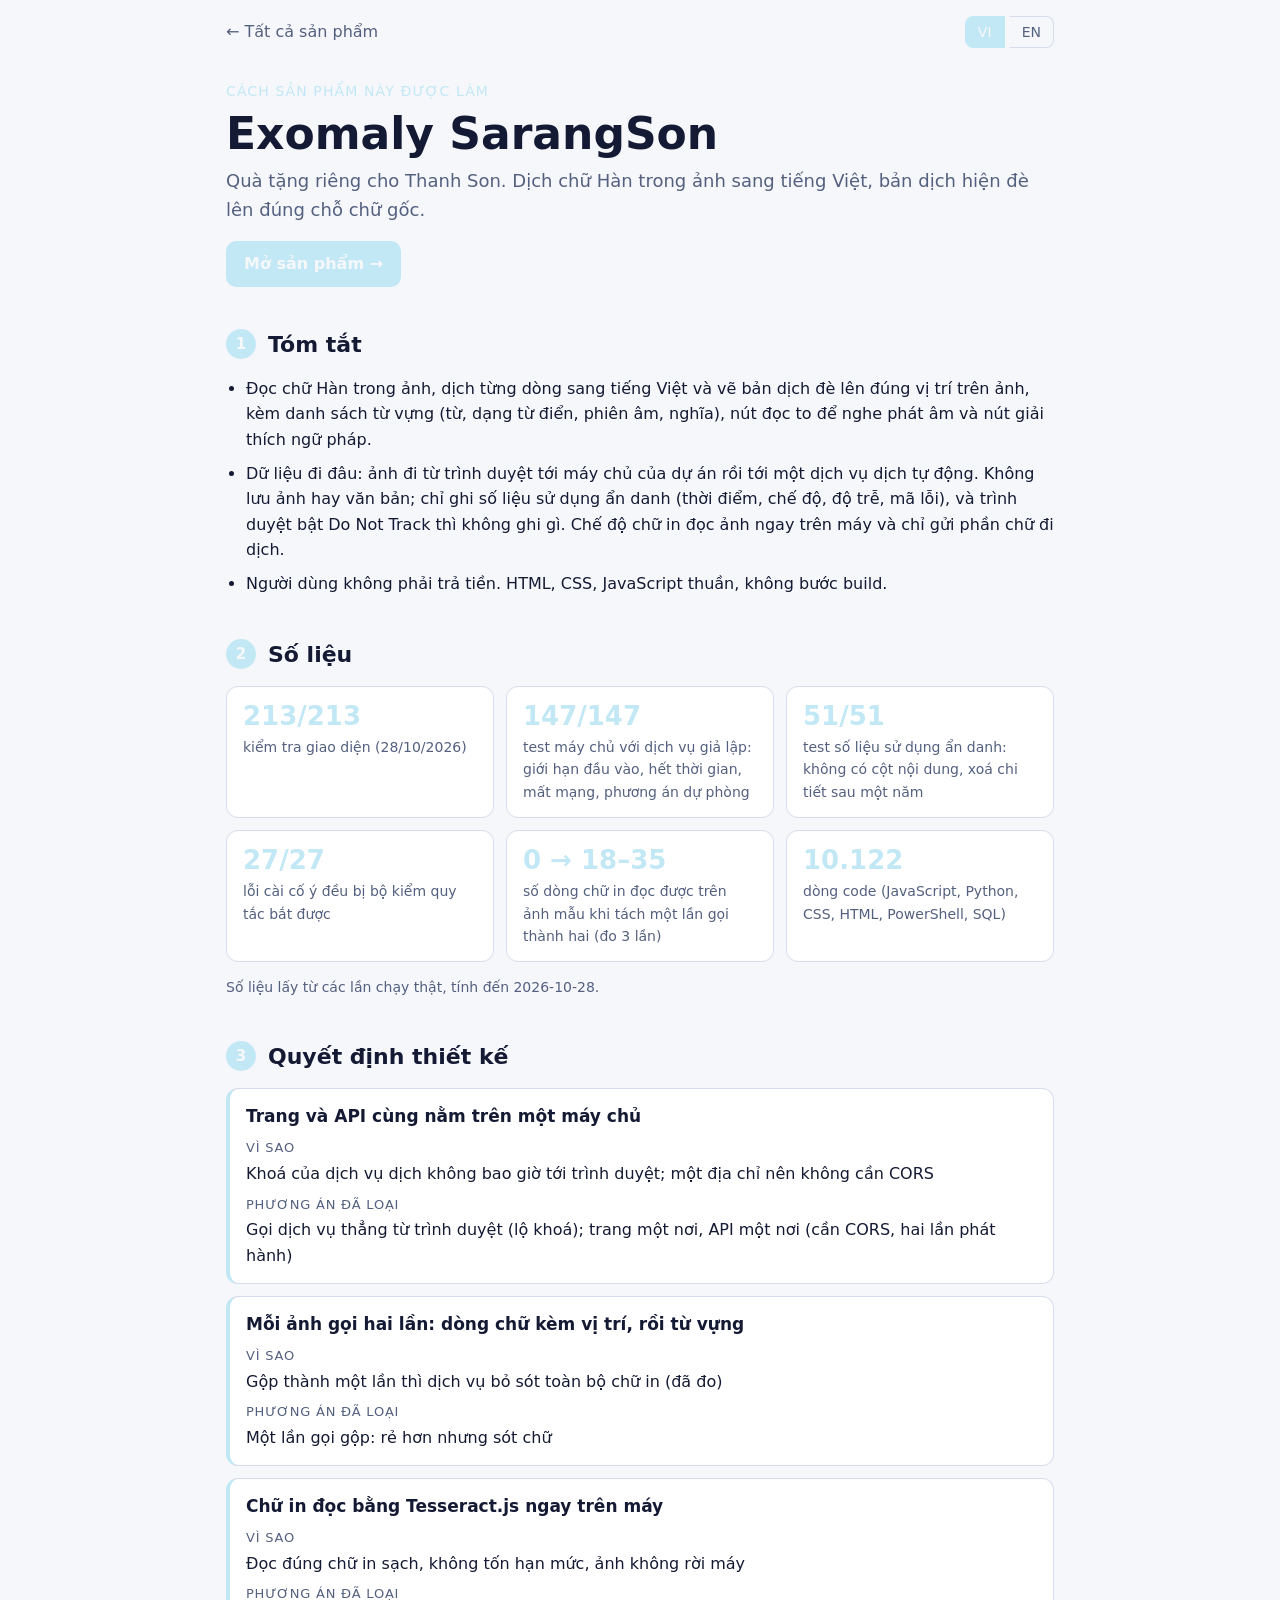
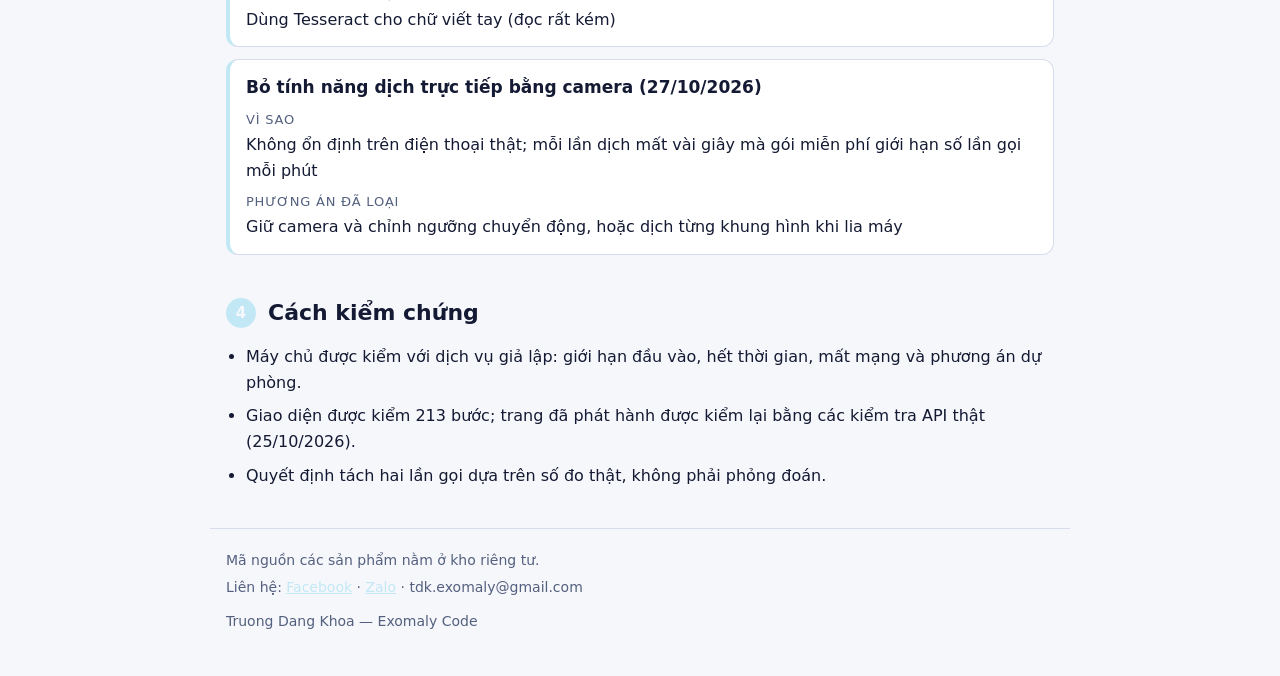
<file: docs/sarangson.html>
<!doctype html>
<html lang="vi" data-lang="vi">
<head>
<meta charset="utf-8">
<meta name="viewport" content="width=device-width, initial-scale=1">
<title>Exomaly SarangSon · Cách làm</title>
<meta name="description" content="Quà tặng riêng cho Thanh Son. Dịch chữ Hàn trong ảnh sang tiếng Việt, bản dịch hiện đè lên đúng chỗ chữ gốc.">
<link rel="stylesheet" href="style.css">
<script src="app.js"></script>
</head>
<body style="--accent: #C2E8F5">
<header class="top">
  <a class="back" href="index.html"><span lang="vi">← Tất cả sản phẩm</span><span lang="en">← All products</span></a>
  <div class="langs" role="group" aria-label="Language">
    <button type="button" data-set-lang="vi">VI</button>
    <button type="button" data-set-lang="en">EN</button>
  </div>
</header>
<main>
  <p class="eyebrow"><span lang="vi">Cách sản phẩm này được làm</span><span lang="en">How this product is built</span></p>
  <h1>Exomaly SarangSon</h1>
  <p class="tagline"><span lang="vi">Quà tặng riêng cho Thanh Son. Dịch chữ Hàn trong ảnh sang tiếng Việt, bản dịch hiện đè lên đúng chỗ chữ gốc.</span><span lang="en">A private gift for Thanh Son. Translates Korean text in a photo into Vietnamese, with the translation shown over the original words.</span></p>
  <p><a class="cta" href="https://sarangson.exomaly.com"><span lang="vi">Mở sản phẩm</span><span lang="en">Open the product</span> →</a></p>

  <section>
    <h2><span class="n">1</span><span lang="vi">Tóm tắt</span><span lang="en">Summary</span></h2>
    <ul lang="vi"><li>Đọc chữ Hàn trong ảnh, dịch từng dòng sang tiếng Việt và vẽ bản dịch đè lên đúng vị trí trên ảnh, kèm danh sách từ vựng (từ, dạng từ điển, phiên âm, nghĩa), nút đọc to để nghe phát âm và nút giải thích ngữ pháp.</li><li>Dữ liệu đi đâu: ảnh đi từ trình duyệt tới máy chủ của dự án rồi tới một dịch vụ dịch tự động. Không lưu ảnh hay văn bản; chỉ ghi số liệu sử dụng ẩn danh (thời điểm, chế độ, độ trễ, mã lỗi), và trình duyệt bật Do Not Track thì không ghi gì. Chế độ chữ in đọc ảnh ngay trên máy và chỉ gửi phần chữ đi dịch.</li><li>Người dùng không phải trả tiền. HTML, CSS, JavaScript thuần, không bước build.</li></ul><ul lang="en"><li>Reads Korean text in a photo, translates each line into Vietnamese and draws the translation in place over the image, with a vocabulary list (word, dictionary form, romanization, meaning), a read-aloud button for pronunciation and a grammar explanation button.</li><li>Where data goes: the image goes from the browser to the project&#x27;s server, then to an automatic translation service. No images or text stored; only anonymous usage figures are recorded (time, mode, latency, error code), and nothing at all when the browser sends Do Not Track. Printed mode reads the image on the device and only sends the text for translation.</li><li>Users pay nothing. Plain HTML, CSS and JavaScript, no build step.</li></ul>
  </section>

  <section>
    <h2><span class="n">2</span><span lang="vi">Số liệu</span><span lang="en">By the numbers</span></h2>
    <div class="stats"><div class="stat"><div class="v"><span lang="vi">213/213</span><span lang="en">213/213</span></div><div class="k"><span lang="vi">kiểm tra giao diện (28/10/2026)</span><span lang="en">UI checks (2026-10-28)</span></div></div><div class="stat"><div class="v"><span lang="vi">147/147</span><span lang="en">147/147</span></div><div class="k"><span lang="vi">test máy chủ với dịch vụ giả lập: giới hạn đầu vào, hết thời gian, mất mạng, phương án dự phòng</span><span lang="en">server tests with a simulated service: input limits, timeout, network down, fallback</span></div></div><div class="stat"><div class="v"><span lang="vi">51/51</span><span lang="en">51/51</span></div><div class="k"><span lang="vi">test số liệu sử dụng ẩn danh: không có cột nội dung, xoá chi tiết sau một năm</span><span lang="en">anonymous usage-figure tests: no content columns, details deleted after a year</span></div></div><div class="stat"><div class="v"><span lang="vi">27/27</span><span lang="en">27/27</span></div><div class="k"><span lang="vi">lỗi cài cố ý đều bị bộ kiểm quy tắc bắt được</span><span lang="en">deliberate faults all caught by the rule checker</span></div></div><div class="stat"><div class="v"><span lang="vi">0 → 18–35</span><span lang="en">0 → 18–35</span></div><div class="k"><span lang="vi">số dòng chữ in đọc được trên ảnh mẫu khi tách một lần gọi thành hai (đo 3 lần)</span><span lang="en">printed lines read on the sample image when one call was split into two (measured 3 times)</span></div></div><div class="stat"><div class="v"><span lang="vi">10.122</span><span lang="en">10.122</span></div><div class="k"><span lang="vi">dòng code (JavaScript, Python, CSS, HTML, PowerShell, SQL)</span><span lang="en">lines of code (JavaScript, Python, CSS, HTML, PowerShell, SQL)</span></div></div></div>
    <p class="asof"><span lang="vi">Số liệu lấy từ các lần chạy thật, tính đến 2026-10-28.</span><span lang="en">Figures come from real runs, as of 2026-10-28.</span></p>
  </section>

  <section>
    <h2><span class="n">3</span><span lang="vi">Quyết định thiết kế</span><span lang="en">Design decisions</span></h2>
    <article class="dec"><h3><span lang="vi">Trang và API cùng nằm trên một máy chủ</span><span lang="en">Page and API on one server</span></h3><dl><dt><span lang="vi">Vì sao</span><span lang="en">Why</span></dt><dd><span lang="vi">Khoá của dịch vụ dịch không bao giờ tới trình duyệt; một địa chỉ nên không cần CORS</span><span lang="en">The service key never reaches the browser; one address, so no CORS</span></dd><dt><span lang="vi">Phương án đã loại</span><span lang="en">Rejected alternative</span></dt><dd><span lang="vi">Gọi dịch vụ thẳng từ trình duyệt (lộ khoá); trang một nơi, API một nơi (cần CORS, hai lần phát hành)</span><span lang="en">Calling the service straight from the browser (leaks the key); page in one place and API in another (needs CORS, two deployments)</span></dd></dl></article><article class="dec"><h3><span lang="vi">Mỗi ảnh gọi hai lần: dòng chữ kèm vị trí, rồi từ vựng</span><span lang="en">Two calls per image: lines with positions, then vocabulary</span></h3><dl><dt><span lang="vi">Vì sao</span><span lang="en">Why</span></dt><dd><span lang="vi">Gộp thành một lần thì dịch vụ bỏ sót toàn bộ chữ in (đã đo)</span><span lang="en">Combined into one call, the service missed all printed text (measured)</span></dd><dt><span lang="vi">Phương án đã loại</span><span lang="en">Rejected alternative</span></dt><dd><span lang="vi">Một lần gọi gộp: rẻ hơn nhưng sót chữ</span><span lang="en">One combined call: cheaper but misses text</span></dd></dl></article><article class="dec"><h3><span lang="vi">Chữ in đọc bằng Tesseract.js ngay trên máy</span><span lang="en">Printed text read by Tesseract.js on the device</span></h3><dl><dt><span lang="vi">Vì sao</span><span lang="en">Why</span></dt><dd><span lang="vi">Đọc đúng chữ in sạch, không tốn hạn mức, ảnh không rời máy</span><span lang="en">Reads clean print correctly, costs no quota, the image never leaves the device</span></dd><dt><span lang="vi">Phương án đã loại</span><span lang="en">Rejected alternative</span></dt><dd><span lang="vi">Dùng Tesseract cho chữ viết tay (đọc rất kém)</span><span lang="en">Using Tesseract for handwriting (reads it very poorly)</span></dd></dl></article><article class="dec"><h3><span lang="vi">Bỏ tính năng dịch trực tiếp bằng camera (27/10/2026)</span><span lang="en">Dropped the live camera translation (2026-10-27)</span></h3><dl><dt><span lang="vi">Vì sao</span><span lang="en">Why</span></dt><dd><span lang="vi">Không ổn định trên điện thoại thật; mỗi lần dịch mất vài giây mà gói miễn phí giới hạn số lần gọi mỗi phút</span><span lang="en">Unstable on a real phone; each translation takes a few seconds and the free tier limits calls per minute</span></dd><dt><span lang="vi">Phương án đã loại</span><span lang="en">Rejected alternative</span></dt><dd><span lang="vi">Giữ camera và chỉnh ngưỡng chuyển động, hoặc dịch từng khung hình khi lia máy</span><span lang="en">Keeping the camera and tuning the motion thresholds, or translating every frame while panning</span></dd></dl></article>
  </section>

  <section>
    <h2><span class="n">4</span><span lang="vi">Cách kiểm chứng</span><span lang="en">How it is verified</span></h2>
    <ul lang="vi"><li>Máy chủ được kiểm với dịch vụ giả lập: giới hạn đầu vào, hết thời gian, mất mạng và phương án dự phòng.</li><li>Giao diện được kiểm 213 bước; trang đã phát hành được kiểm lại bằng các kiểm tra API thật (25/10/2026).</li><li>Quyết định tách hai lần gọi dựa trên số đo thật, không phải phỏng đoán.</li></ul><ul lang="en"><li>The server is tested with a simulated service: input limits, timeout, network down and fallback.</li><li>The interface is checked in 213 steps; the released site was checked again with real API checks (2026-10-25).</li><li>The decision to split into two calls rests on a measurement, not a guess.</li></ul>
  </section>
</main>
<footer>
  <p><span lang="vi">Mã nguồn các sản phẩm nằm ở kho riêng tư.</span><span lang="en">Source code is kept in private repositories.</span></p>
  <p><span lang="vi">Liên hệ</span><span lang="en">Contact</span>: <a href="https://www.facebook.com/Exomaly">Facebook</a> · <a href="https://zalo.me/0334934592">Zalo</a> · tdk.exomaly@gmail.com</p>
  <p class="brand">Truong Dang Khoa — Exomaly Code</p>
</footer>
</body>
</html>
</file>
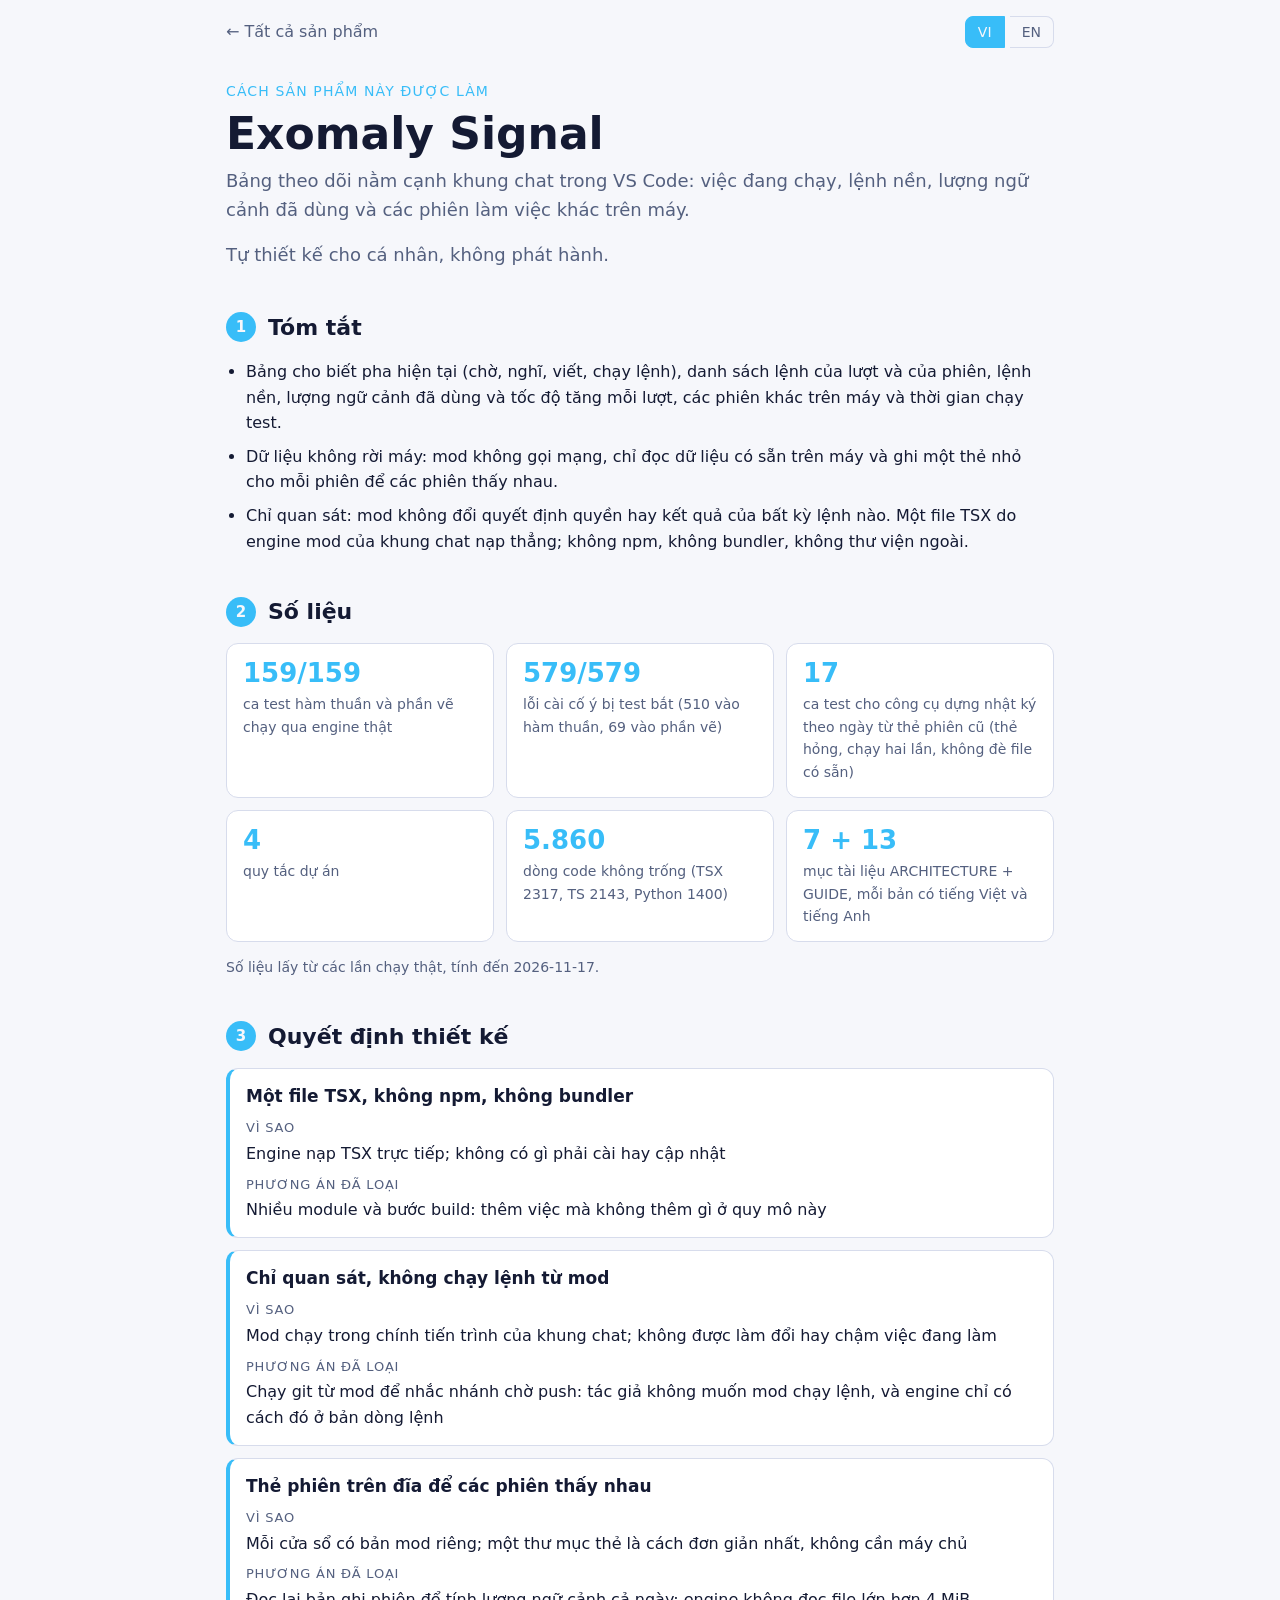
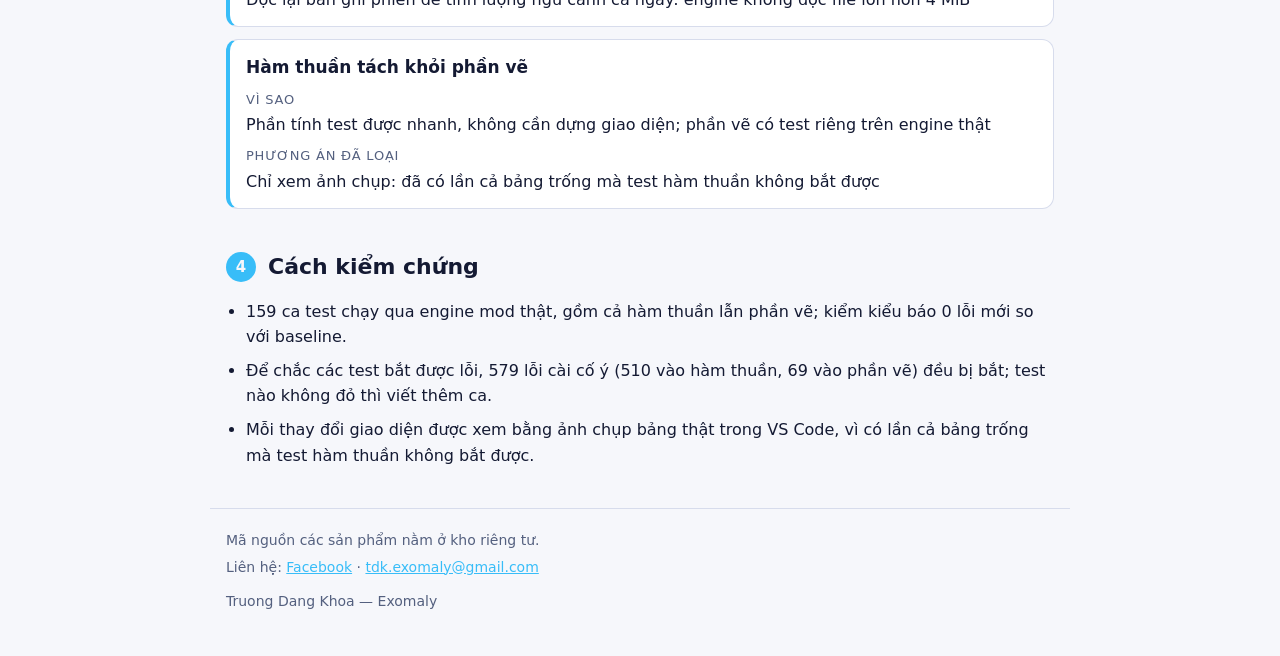
<file: docs/signal.html>
<!doctype html>
<html lang="vi" data-lang="vi">
<head>
<meta charset="utf-8">
<meta name="viewport" content="width=device-width, initial-scale=1">
<title>Exomaly Signal · Cách làm</title>
<meta name="description" content="Bảng theo dõi nằm cạnh khung chat trong VS Code: việc đang chạy, lệnh nền, lượng ngữ cảnh đã dùng và các phiên làm việc khác trên máy.">
<link rel="stylesheet" href="style.css">
<script src="app.js"></script>
</head>
<body style="--accent: #38BDF8">
<header class="top">
  <a class="back" href="index.html"><span lang="vi">← Tất cả sản phẩm</span><span lang="en">← All products</span></a>
  <div class="langs" role="group" aria-label="Language">
    <button type="button" data-set-lang="vi">VI</button>
    <button type="button" data-set-lang="en">EN</button>
  </div>
</header>
<main>
  <p class="eyebrow"><span lang="vi">Cách sản phẩm này được làm</span><span lang="en">How this product is built</span></p>
  <h1>Exomaly Signal</h1>
  <p class="tagline"><span lang="vi">Bảng theo dõi nằm cạnh khung chat trong VS Code: việc đang chạy, lệnh nền, lượng ngữ cảnh đã dùng và các phiên làm việc khác trên máy.</span><span lang="en">A monitoring pane beside the chat in VS Code: what is running, background commands, how much context has been used, and the other sessions on the machine.</span></p>
  <p class="tagline"><span lang="vi">Tự thiết kế cho cá nhân, không phát hành.</span><span lang="en">Self-designed for personal use, not released.</span></p>

  <section>
    <h2><span class="n">1</span><span lang="vi">Tóm tắt</span><span lang="en">Summary</span></h2>
    <ul lang="vi"><li>Bảng cho biết pha hiện tại (chờ, nghĩ, viết, chạy lệnh), danh sách lệnh của lượt và của phiên, lệnh nền, lượng ngữ cảnh đã dùng và tốc độ tăng mỗi lượt, các phiên khác trên máy và thời gian chạy test.</li><li>Dữ liệu không rời máy: mod không gọi mạng, chỉ đọc dữ liệu có sẵn trên máy và ghi một thẻ nhỏ cho mỗi phiên để các phiên thấy nhau.</li><li>Chỉ quan sát: mod không đổi quyết định quyền hay kết quả của bất kỳ lệnh nào. Một file TSX do engine mod của khung chat nạp thẳng; không npm, không bundler, không thư viện ngoài.</li></ul><ul lang="en"><li>The pane shows the current phase (waiting, thinking, writing, running a command), the commands of the turn and of the session, background commands, how much context has been used and how fast it grows per turn, the other sessions on the machine, and test timings.</li><li>Data never leaves the machine: the mod makes no network calls, only reads data already on the machine and writes one small card per session so sessions can see each other.</li><li>Observe only: the mod never changes a permission decision or the result of any command. One TSX file loaded directly by the chat&#x27;s mod engine; no npm, no bundler, no third-party library.</li></ul>
  </section>

  <section>
    <h2><span class="n">2</span><span lang="vi">Số liệu</span><span lang="en">By the numbers</span></h2>
    <div class="stats"><div class="stat"><div class="v"><span lang="vi">159/159</span><span lang="en">159/159</span></div><div class="k"><span lang="vi">ca test hàm thuần và phần vẽ chạy qua engine thật</span><span lang="en">tests of pure functions and of drawing through the real engine</span></div></div><div class="stat"><div class="v"><span lang="vi">579/579</span><span lang="en">579/579</span></div><div class="k"><span lang="vi">lỗi cài cố ý bị test bắt (510 vào hàm thuần, 69 vào phần vẽ)</span><span lang="en">deliberate bugs caught by the tests (510 in pure functions, 69 in drawing)</span></div></div><div class="stat"><div class="v"><span lang="vi">17</span><span lang="en">17</span></div><div class="k"><span lang="vi">ca test cho công cụ dựng nhật ký theo ngày từ thẻ phiên cũ (thẻ hỏng, chạy hai lần, không đè file có sẵn)</span><span lang="en">test cases for the tool that builds the daily log from old session cards (broken cards, running twice, never overwriting existing files)</span></div></div><div class="stat"><div class="v"><span lang="vi">4</span><span lang="en">4</span></div><div class="k"><span lang="vi">quy tắc dự án</span><span lang="en">project rules</span></div></div><div class="stat"><div class="v"><span lang="vi">5.860</span><span lang="en">5,860</span></div><div class="k"><span lang="vi">dòng code không trống (TSX 2317, TS 2143, Python 1400)</span><span lang="en">non-empty lines of code (TSX 2317, TS 2143, Python 1400)</span></div></div><div class="stat"><div class="v"><span lang="vi">7 + 13</span><span lang="en">7 + 13</span></div><div class="k"><span lang="vi">mục tài liệu ARCHITECTURE + GUIDE, mỗi bản có tiếng Việt và tiếng Anh</span><span lang="en">sections of ARCHITECTURE + GUIDE docs, each in Vietnamese and English</span></div></div></div>
    <p class="asof"><span lang="vi">Số liệu lấy từ các lần chạy thật, tính đến 2026-11-17.</span><span lang="en">Figures come from real runs, as of 2026-11-17.</span></p>
  </section>

  <section>
    <h2><span class="n">3</span><span lang="vi">Quyết định thiết kế</span><span lang="en">Design decisions</span></h2>
    <article class="dec"><h3><span lang="vi">Một file TSX, không npm, không bundler</span><span lang="en">One TSX file, no npm, no bundler</span></h3><dl><dt><span lang="vi">Vì sao</span><span lang="en">Why</span></dt><dd><span lang="vi">Engine nạp TSX trực tiếp; không có gì phải cài hay cập nhật</span><span lang="en">The engine loads TSX directly; nothing to install or update</span></dd><dt><span lang="vi">Phương án đã loại</span><span lang="en">Rejected alternative</span></dt><dd><span lang="vi">Nhiều module và bước build: thêm việc mà không thêm gì ở quy mô này</span><span lang="en">Several modules and a build step: more work with no gain at this size</span></dd></dl></article><article class="dec"><h3><span lang="vi">Chỉ quan sát, không chạy lệnh từ mod</span><span lang="en">Observe only, run no commands from the mod</span></h3><dl><dt><span lang="vi">Vì sao</span><span lang="en">Why</span></dt><dd><span lang="vi">Mod chạy trong chính tiến trình của khung chat; không được làm đổi hay chậm việc đang làm</span><span lang="en">The mod runs inside the chat&#x27;s own process; it must not change or slow the work in progress</span></dd><dt><span lang="vi">Phương án đã loại</span><span lang="en">Rejected alternative</span></dt><dd><span lang="vi">Chạy git từ mod để nhắc nhánh chờ push: tác giả không muốn mod chạy lệnh, và engine chỉ có cách đó ở bản dòng lệnh</span><span lang="en">Running git from the mod to flag unpushed branches: the author does not want the mod running commands, and the engine offers that only in the command-line version</span></dd></dl></article><article class="dec"><h3><span lang="vi">Thẻ phiên trên đĩa để các phiên thấy nhau</span><span lang="en">Session cards on disk so sessions see each other</span></h3><dl><dt><span lang="vi">Vì sao</span><span lang="en">Why</span></dt><dd><span lang="vi">Mỗi cửa sổ có bản mod riêng; một thư mục thẻ là cách đơn giản nhất, không cần máy chủ</span><span lang="en">Each window has its own copy of the mod; a card folder is the simplest way, with no server</span></dd><dt><span lang="vi">Phương án đã loại</span><span lang="en">Rejected alternative</span></dt><dd><span lang="vi">Đọc lại bản ghi phiên để tính lượng ngữ cảnh cả ngày: engine không đọc file lớn hơn 4 MiB</span><span lang="en">Re-reading session transcripts for the day&#x27;s total: the engine does not read files over 4 MiB</span></dd></dl></article><article class="dec"><h3><span lang="vi">Hàm thuần tách khỏi phần vẽ</span><span lang="en">Pure functions kept apart from drawing</span></h3><dl><dt><span lang="vi">Vì sao</span><span lang="en">Why</span></dt><dd><span lang="vi">Phần tính test được nhanh, không cần dựng giao diện; phần vẽ có test riêng trên engine thật</span><span lang="en">The computations test fast without building a UI; drawing has its own tests on the real engine</span></dd><dt><span lang="vi">Phương án đã loại</span><span lang="en">Rejected alternative</span></dt><dd><span lang="vi">Chỉ xem ảnh chụp: đã có lần cả bảng trống mà test hàm thuần không bắt được</span><span lang="en">Screenshots only: once the whole pane went blank and the pure-function tests could not catch it</span></dd></dl></article>
  </section>

  <section>
    <h2><span class="n">4</span><span lang="vi">Cách kiểm chứng</span><span lang="en">How it is verified</span></h2>
    <ul lang="vi"><li>159 ca test chạy qua engine mod thật, gồm cả hàm thuần lẫn phần vẽ; kiểm kiểu báo 0 lỗi mới so với baseline.</li><li>Để chắc các test bắt được lỗi, 579 lỗi cài cố ý (510 vào hàm thuần, 69 vào phần vẽ) đều bị bắt; test nào không đỏ thì viết thêm ca.</li><li>Mỗi thay đổi giao diện được xem bằng ảnh chụp bảng thật trong VS Code, vì có lần cả bảng trống mà test hàm thuần không bắt được.</li></ul><ul lang="en"><li>159 tests run through the real mod engine, covering both pure functions and drawing; the type check reports 0 new errors against the baseline.</li><li>To make sure the tests catch real faults, 579 deliberate bugs (510 in pure functions, 69 in drawing) were all caught; any test that stays green gets a new case.</li><li>Every interface change is looked at in a screenshot of the real pane in VS Code, because once the whole pane went blank and the pure-function tests could not catch it.</li></ul>
  </section>
</main>
<footer>
  <p><span lang="vi">Mã nguồn các sản phẩm nằm ở kho riêng tư.</span><span lang="en">Source code is kept in private repositories.</span></p>
  <p><span lang="vi">Liên hệ</span><span lang="en">Contact</span>: <a href="https://www.facebook.com/Exomaly">Facebook</a> · <a href="mailto:tdk.exomaly@gmail.com">tdk.exomaly@gmail.com</a></p>
  <p class="brand">Truong Dang Khoa — Exomaly</p>
</footer>
</body>
</html>
</file>
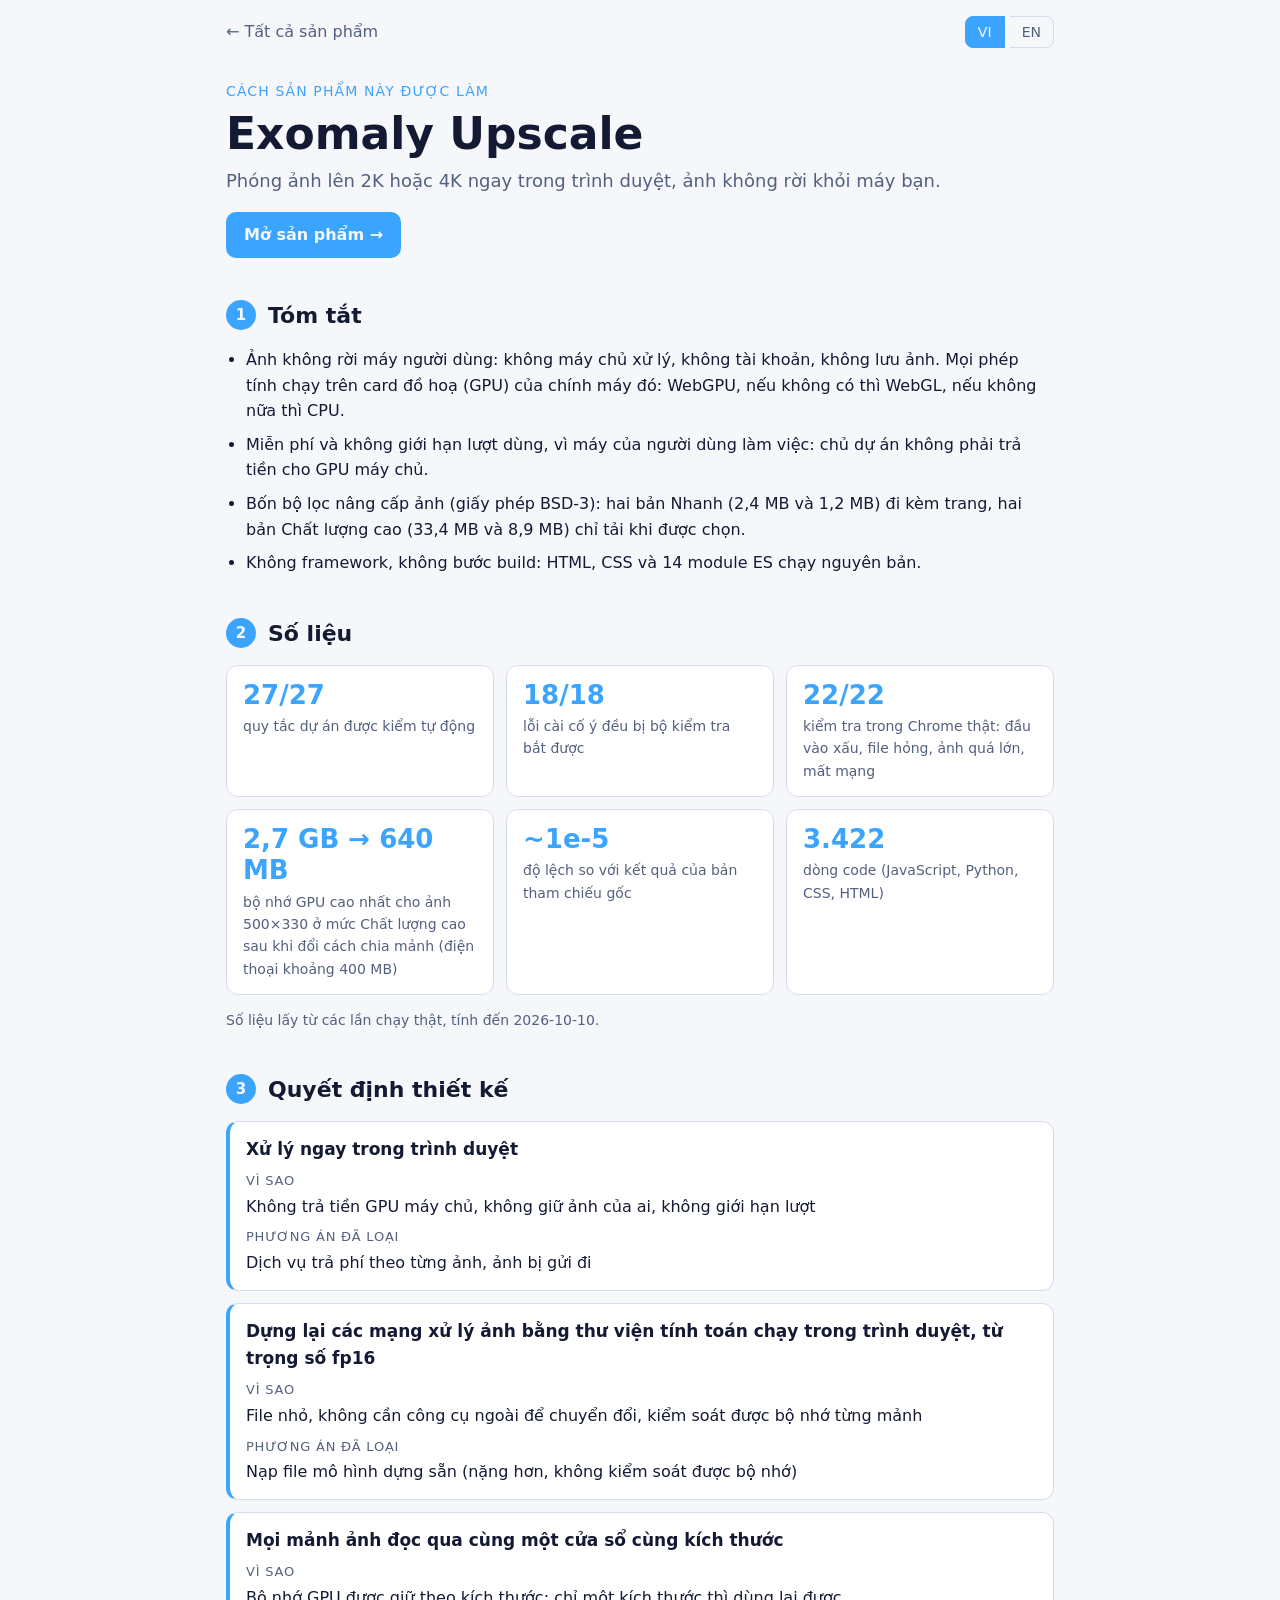
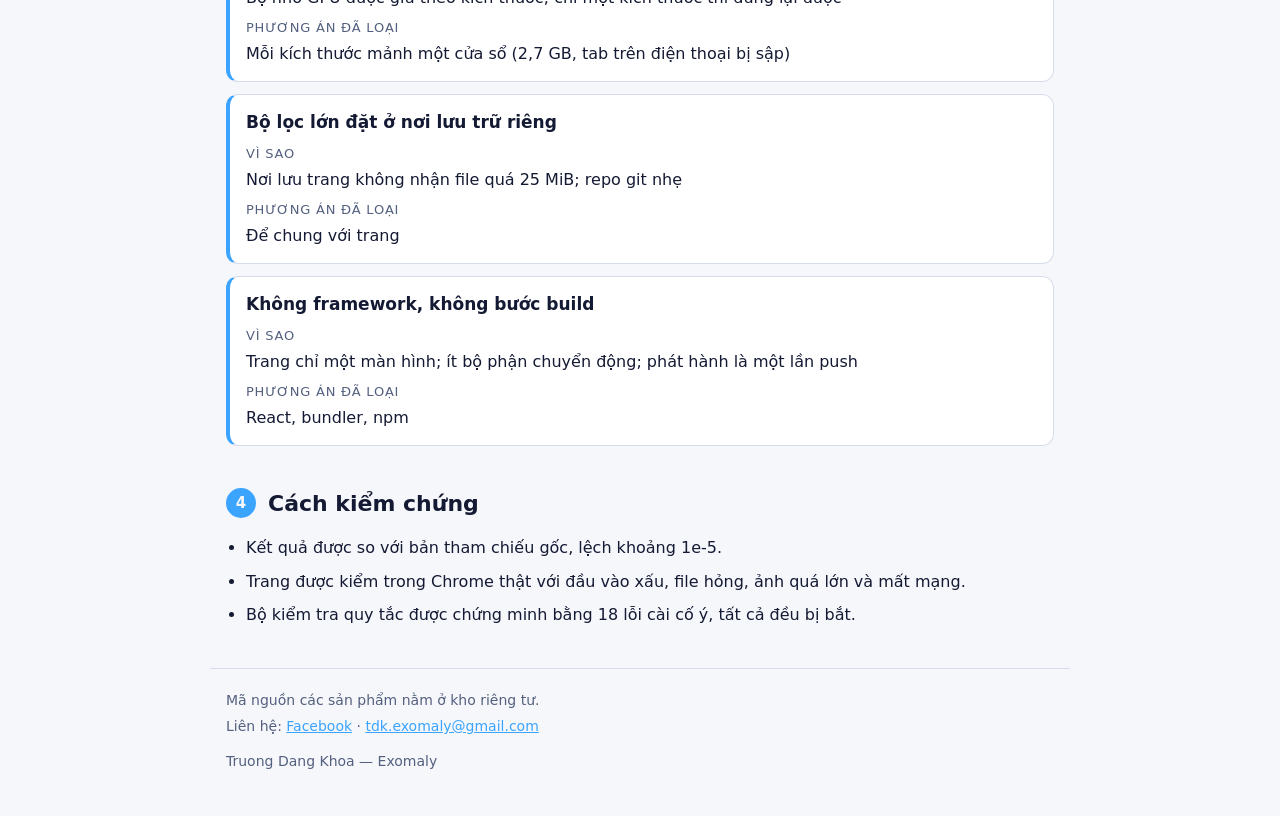
<file: docs/upscale.html>
<!doctype html>
<html lang="vi" data-lang="vi">
<head>
<meta charset="utf-8">
<meta name="viewport" content="width=device-width, initial-scale=1">
<title>Exomaly Upscale · Cách làm</title>
<meta name="description" content="Phóng ảnh lên 2K hoặc 4K ngay trong trình duyệt, ảnh không rời khỏi máy bạn.">
<link rel="stylesheet" href="style.css">
<script src="app.js"></script>
</head>
<body style="--accent: #3BA4FF">
<header class="top">
  <a class="back" href="index.html"><span lang="vi">← Tất cả sản phẩm</span><span lang="en">← All products</span></a>
  <div class="langs" role="group" aria-label="Language">
    <button type="button" data-set-lang="vi">VI</button>
    <button type="button" data-set-lang="en">EN</button>
  </div>
</header>
<main>
  <p class="eyebrow"><span lang="vi">Cách sản phẩm này được làm</span><span lang="en">How this product is built</span></p>
  <h1>Exomaly Upscale</h1>
  <p class="tagline"><span lang="vi">Phóng ảnh lên 2K hoặc 4K ngay trong trình duyệt, ảnh không rời khỏi máy bạn.</span><span lang="en">Upscales images to 2K or 4K right in the browser, your image never leaves your device.</span></p>
  <p><a class="cta" href="https://upscale.exomaly.com"><span lang="vi">Mở sản phẩm</span><span lang="en">Open the product</span> →</a></p>

  <section>
    <h2><span class="n">1</span><span lang="vi">Tóm tắt</span><span lang="en">Summary</span></h2>
    <ul lang="vi"><li>Ảnh không rời máy người dùng: không máy chủ xử lý, không tài khoản, không lưu ảnh. Mọi phép tính chạy trên card đồ hoạ (GPU) của chính máy đó: WebGPU, nếu không có thì WebGL, nếu không nữa thì CPU.</li><li>Miễn phí và không giới hạn lượt dùng, vì máy của người dùng làm việc: chủ dự án không phải trả tiền cho GPU máy chủ.</li><li>Bốn bộ lọc nâng cấp ảnh (giấy phép BSD-3): hai bản Nhanh (2,4 MB và 1,2 MB) đi kèm trang, hai bản Chất lượng cao (33,4 MB và 8,9 MB) chỉ tải khi được chọn.</li><li>Không framework, không bước build: HTML, CSS và 14 module ES chạy nguyên bản.</li></ul><ul lang="en"><li>Images never leave the user&#x27;s device: no processing server, no account, no stored images. All the maths runs on that device&#x27;s own GPU: WebGPU, else WebGL, else CPU.</li><li>Free with no usage cap, because the user&#x27;s device does the work: the owner pays for no server GPU.</li><li>Four image-upscaling filters (BSD-3 licence): two Fast ones (2.4 MB and 1.2 MB) ship with the page, two High quality ones (33.4 MB and 8.9 MB) download only when chosen.</li><li>No framework, no build step: HTML, CSS and 14 ES modules served as they are.</li></ul>
  </section>

  <section>
    <h2><span class="n">2</span><span lang="vi">Số liệu</span><span lang="en">By the numbers</span></h2>
    <div class="stats"><div class="stat"><div class="v"><span lang="vi">27/27</span><span lang="en">27/27</span></div><div class="k"><span lang="vi">quy tắc dự án được kiểm tự động</span><span lang="en">project rules checked automatically</span></div></div><div class="stat"><div class="v"><span lang="vi">18/18</span><span lang="en">18/18</span></div><div class="k"><span lang="vi">lỗi cài cố ý đều bị bộ kiểm tra bắt được</span><span lang="en">deliberately planted mistakes all caught by the checker</span></div></div><div class="stat"><div class="v"><span lang="vi">22/22</span><span lang="en">22/22</span></div><div class="k"><span lang="vi">kiểm tra trong Chrome thật: đầu vào xấu, file hỏng, ảnh quá lớn, mất mạng</span><span lang="en">checks in a real Chrome: bad input, broken files, oversized images, network down</span></div></div><div class="stat"><div class="v"><span lang="vi">2,7 GB → 640 MB</span><span lang="en">2.7 GB → 640 MB</span></div><div class="k"><span lang="vi">bộ nhớ GPU cao nhất cho ảnh 500×330 ở mức Chất lượng cao sau khi đổi cách chia mảnh (điện thoại khoảng 400 MB)</span><span lang="en">peak GPU memory for a 500×330 image in High quality after the tiling change (phones about 400 MB)</span></div></div><div class="stat"><div class="v"><span lang="vi">~1e-5</span><span lang="en">~1e-5</span></div><div class="k"><span lang="vi">độ lệch so với kết quả của bản tham chiếu gốc</span><span lang="en">difference from the original reference output</span></div></div><div class="stat"><div class="v"><span lang="vi">3.422</span><span lang="en">3.422</span></div><div class="k"><span lang="vi">dòng code (JavaScript, Python, CSS, HTML)</span><span lang="en">lines of code (JavaScript, Python, CSS, HTML)</span></div></div></div>
    <p class="asof"><span lang="vi">Số liệu lấy từ các lần chạy thật, tính đến 2026-10-10.</span><span lang="en">Figures come from real runs, as of 2026-10-10.</span></p>
  </section>

  <section>
    <h2><span class="n">3</span><span lang="vi">Quyết định thiết kế</span><span lang="en">Design decisions</span></h2>
    <article class="dec"><h3><span lang="vi">Xử lý ngay trong trình duyệt</span><span lang="en">Process in the browser</span></h3><dl><dt><span lang="vi">Vì sao</span><span lang="en">Why</span></dt><dd><span lang="vi">Không trả tiền GPU máy chủ, không giữ ảnh của ai, không giới hạn lượt</span><span lang="en">No server GPU to pay for, no one else&#x27;s images to hold, no usage cap</span></dd><dt><span lang="vi">Phương án đã loại</span><span lang="en">Rejected alternative</span></dt><dd><span lang="vi">Dịch vụ trả phí theo từng ảnh, ảnh bị gửi đi</span><span lang="en">A paid per-image service, with images sent away</span></dd></dl></article><article class="dec"><h3><span lang="vi">Dựng lại các mạng xử lý ảnh bằng thư viện tính toán chạy trong trình duyệt, từ trọng số fp16</span><span lang="en">Rebuild the image networks in a browser compute library from fp16 weights</span></h3><dl><dt><span lang="vi">Vì sao</span><span lang="en">Why</span></dt><dd><span lang="vi">File nhỏ, không cần công cụ ngoài để chuyển đổi, kiểm soát được bộ nhớ từng mảnh</span><span lang="en">Small files, no external tool needed to convert, control of memory per tile</span></dd><dt><span lang="vi">Phương án đã loại</span><span lang="en">Rejected alternative</span></dt><dd><span lang="vi">Nạp file mô hình dựng sẵn (nặng hơn, không kiểm soát được bộ nhớ)</span><span lang="en">Loading ready-made model files (heavier, no memory control)</span></dd></dl></article><article class="dec"><h3><span lang="vi">Mọi mảnh ảnh đọc qua cùng một cửa sổ cùng kích thước</span><span lang="en">Every tile read through one same-size window</span></h3><dl><dt><span lang="vi">Vì sao</span><span lang="en">Why</span></dt><dd><span lang="vi">Bộ nhớ GPU được giữ theo kích thước; chỉ một kích thước thì dùng lại được</span><span lang="en">GPU memory is kept per size; one size means reuse</span></dd><dt><span lang="vi">Phương án đã loại</span><span lang="en">Rejected alternative</span></dt><dd><span lang="vi">Mỗi kích thước mảnh một cửa sổ (2,7 GB, tab trên điện thoại bị sập)</span><span lang="en">A window per tile size (2.7 GB, tabs crashed on phones)</span></dd></dl></article><article class="dec"><h3><span lang="vi">Bộ lọc lớn đặt ở nơi lưu trữ riêng</span><span lang="en">Large filters hosted separately</span></h3><dl><dt><span lang="vi">Vì sao</span><span lang="en">Why</span></dt><dd><span lang="vi">Nơi lưu trang không nhận file quá 25 MiB; repo git nhẹ</span><span lang="en">The page host allows 25 MiB per file; the git repo stays light</span></dd><dt><span lang="vi">Phương án đã loại</span><span lang="en">Rejected alternative</span></dt><dd><span lang="vi">Để chung với trang</span><span lang="en">Keeping them with the page</span></dd></dl></article><article class="dec"><h3><span lang="vi">Không framework, không bước build</span><span lang="en">No framework, no build step</span></h3><dl><dt><span lang="vi">Vì sao</span><span lang="en">Why</span></dt><dd><span lang="vi">Trang chỉ một màn hình; ít bộ phận chuyển động; phát hành là một lần push</span><span lang="en">A one-screen page; fewer moving parts; releasing is a git push</span></dd><dt><span lang="vi">Phương án đã loại</span><span lang="en">Rejected alternative</span></dt><dd><span lang="vi">React, bundler, npm</span><span lang="en">React, a bundler, npm</span></dd></dl></article>
  </section>

  <section>
    <h2><span class="n">4</span><span lang="vi">Cách kiểm chứng</span><span lang="en">How it is verified</span></h2>
    <ul lang="vi"><li>Kết quả được so với bản tham chiếu gốc, lệch khoảng 1e-5.</li><li>Trang được kiểm trong Chrome thật với đầu vào xấu, file hỏng, ảnh quá lớn và mất mạng.</li><li>Bộ kiểm tra quy tắc được chứng minh bằng 18 lỗi cài cố ý, tất cả đều bị bắt.</li></ul><ul lang="en"><li>Output is compared with the original reference, about 1e-5 apart.</li><li>The page is checked in a real Chrome with bad input, broken files, oversized images and the network down.</li><li>The rule checker is proven by 18 deliberately planted mistakes, all caught.</li></ul>
  </section>
</main>
<footer>
  <p><span lang="vi">Mã nguồn các sản phẩm nằm ở kho riêng tư.</span><span lang="en">Source code is kept in private repositories.</span></p>
  <p><span lang="vi">Liên hệ</span><span lang="en">Contact</span>: <a href="https://www.facebook.com/Exomaly">Facebook</a> · <a href="mailto:tdk.exomaly@gmail.com">tdk.exomaly@gmail.com</a></p>
  <p class="brand">Truong Dang Khoa — Exomaly</p>
</footer>
</body>
</html>
</file>
<file: docs/style.css>
:root {
  --bg: #070b18;
  --panel: #0f1630;
  --line: #243056;
  --text: #e8edf9;
  --muted: #9aa7c7;
  --accent: #8b5cf6;
}
@media (prefers-color-scheme: light) {
  :root:not([data-theme="dark"]) {
    --bg: #f6f7fb;
    --panel: #ffffff;
    --line: #d7dcec;
    --text: #141a33;
    --muted: #54607f;
  }
}
* { box-sizing: border-box; }
html { -webkit-text-size-adjust: 100%; }
body {
  margin: 0;
  background: var(--bg);
  color: var(--text);
  font: 16px/1.6 system-ui, -apple-system, "Segoe UI", Roboto, sans-serif;
}
a { color: var(--accent); }
html[data-lang="en"] [lang="vi"],
html:not([data-lang="en"]) [lang="en"] { display: none !important; }

.top, main, footer { max-width: 860px; margin: 0 auto; padding-left: 16px; padding-right: 16px; }
.top { display: flex; justify-content: space-between; align-items: center; padding-top: 16px; padding-bottom: 8px; }
.back { text-decoration: none; color: var(--muted); }
.langs button {
  font: inherit; font-size: 14px; color: var(--muted); background: transparent;
  border: 1px solid var(--line); padding: 4px 12px; cursor: pointer;
}
.langs button:first-child { border-radius: 8px 0 0 8px; }
.langs button:last-child { border-radius: 0 8px 8px 0; border-left: 0; }
html[data-lang="en"] .langs [data-set-lang="en"],
html:not([data-lang="en"]) .langs [data-set-lang="vi"] { color: var(--bg); background: var(--accent); border-color: var(--accent); }

main { padding-top: 24px; padding-bottom: 32px; }
.eyebrow { margin: 0; color: var(--accent); font-size: 14px; letter-spacing: .08em; text-transform: uppercase; }
h1 { margin: 6px 0 8px; font-size: clamp(28px, 6vw, 44px); line-height: 1.15; }
.tagline { margin: 0 0 16px; color: var(--muted); font-size: 18px; }
.cta {
  display: inline-block; padding: 10px 18px; border-radius: 10px; text-decoration: none;
  color: var(--bg); background: var(--accent); font-weight: 600;
}
section { margin-top: 40px; }
h2 { display: flex; align-items: center; gap: 12px; font-size: 22px; margin: 0 0 14px; }
h2 .n {
  display: inline-grid; place-items: center; width: 30px; height: 30px; border-radius: 50%;
  font-size: 15px; color: var(--bg); background: var(--accent);
}
ul { padding-left: 20px; margin: 0; }
li { margin: 8px 0; }

.stats { display: grid; grid-template-columns: repeat(auto-fit, minmax(210px, 1fr)); gap: 12px; }
.stat { background: var(--panel); border: 1px solid var(--line); border-radius: 12px; padding: 14px 16px; }
.stat .v { font-size: 26px; font-weight: 700; color: var(--accent); line-height: 1.2; }
.stat .k { margin-top: 4px; color: var(--muted); font-size: 14px; }
.asof { color: var(--muted); font-size: 14px; }

.dec { background: var(--panel); border: 1px solid var(--line); border-left: 4px solid var(--accent); border-radius: 12px; padding: 14px 16px; margin: 12px 0; }
.dec h3 { margin: 0 0 8px; font-size: 17px; }
.dec dl { margin: 0; }
.dec dt { margin-top: 8px; font-size: 13px; color: var(--muted); text-transform: uppercase; letter-spacing: .06em; }
.dec dd { margin: 2px 0 0; }

.cards { display: grid; grid-template-columns: repeat(auto-fit, minmax(260px, 1fr)); gap: 14px; margin-top: 28px; }
.card {
  display: block; text-decoration: none; color: var(--text); background: var(--panel);
  border: 1px solid var(--line); border-top: 4px solid var(--accent); border-radius: 12px; padding: 16px;
}
.card:hover { border-color: var(--accent); }
.card h2 { margin: 0 0 6px; font-size: 20px; }
.card p { margin: 0 0 10px; color: var(--muted); font-size: 15px; }
.card .go { color: var(--accent); font-weight: 600; }

footer { padding-top: 16px; padding-bottom: 40px; color: var(--muted); font-size: 14px; border-top: 1px solid var(--line); }
footer p { margin: 4px 0; }
footer .brand { margin-top: 12px; }
</file>
